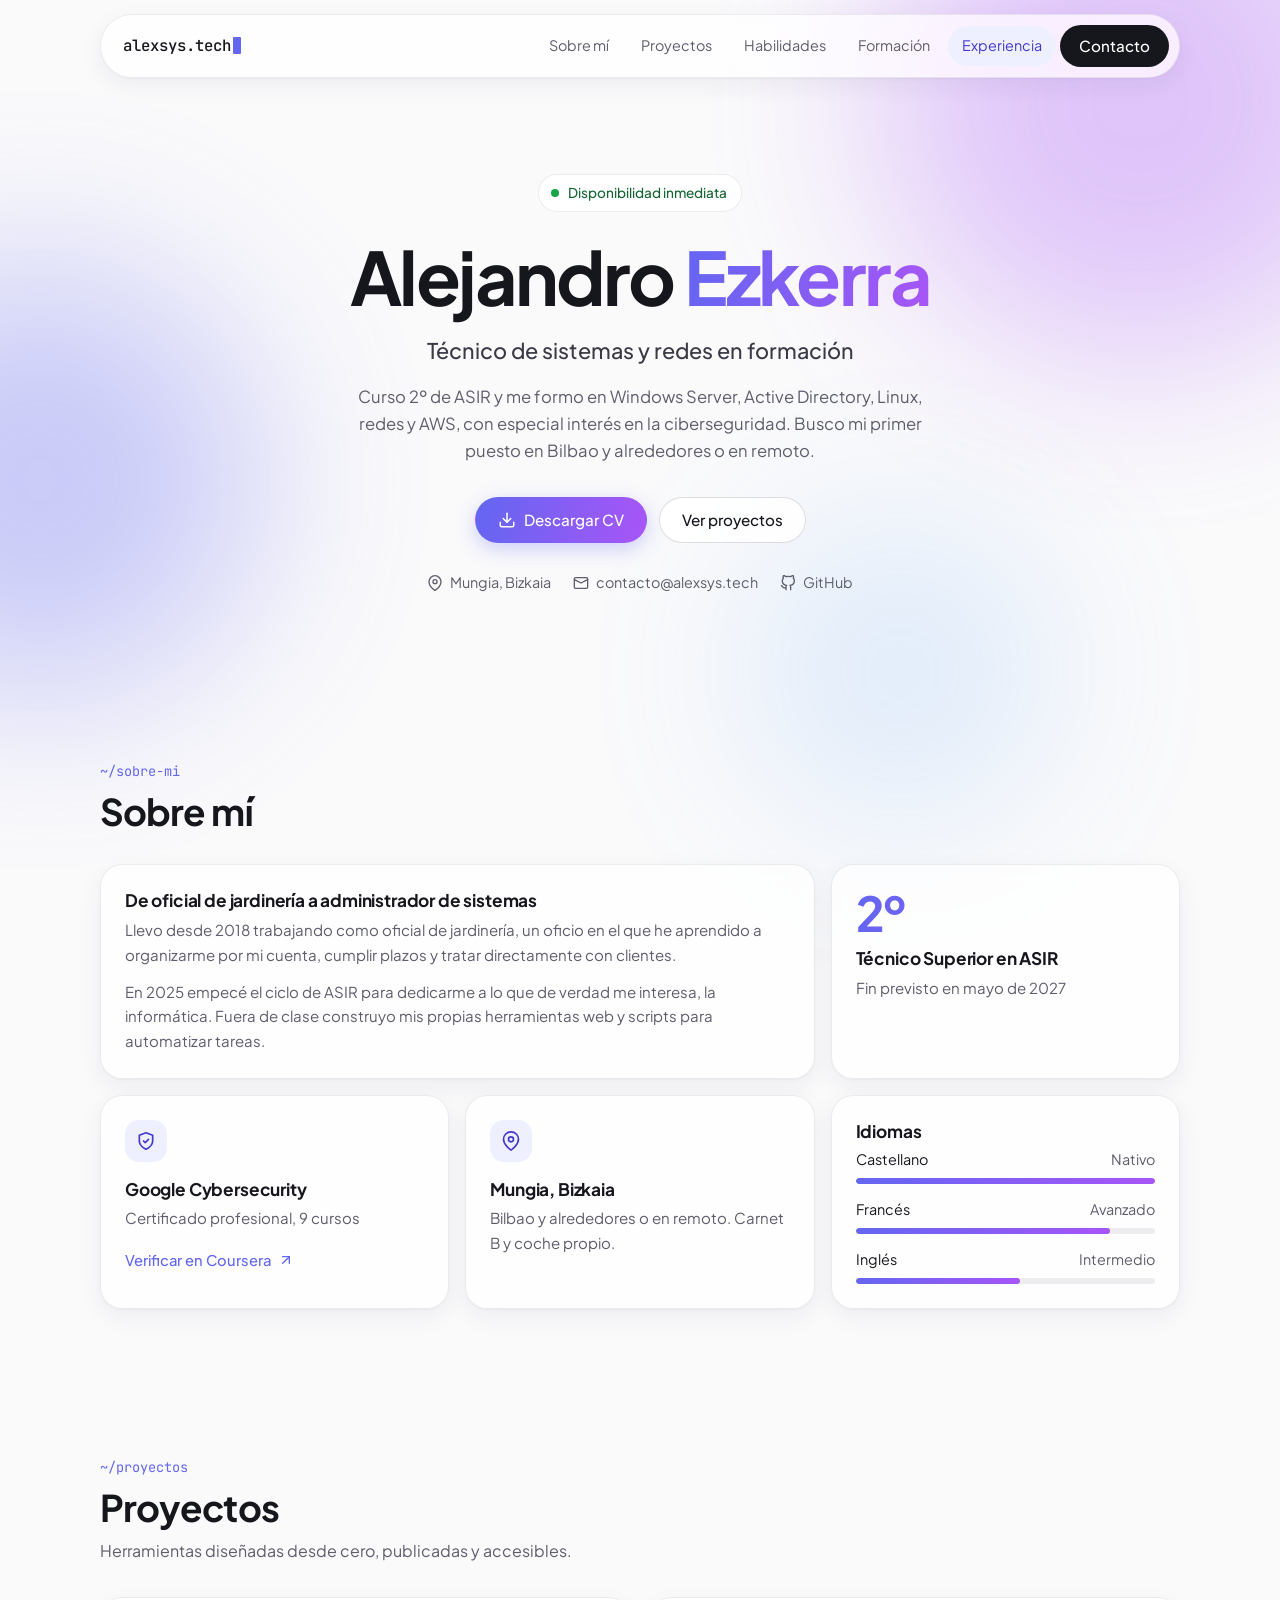
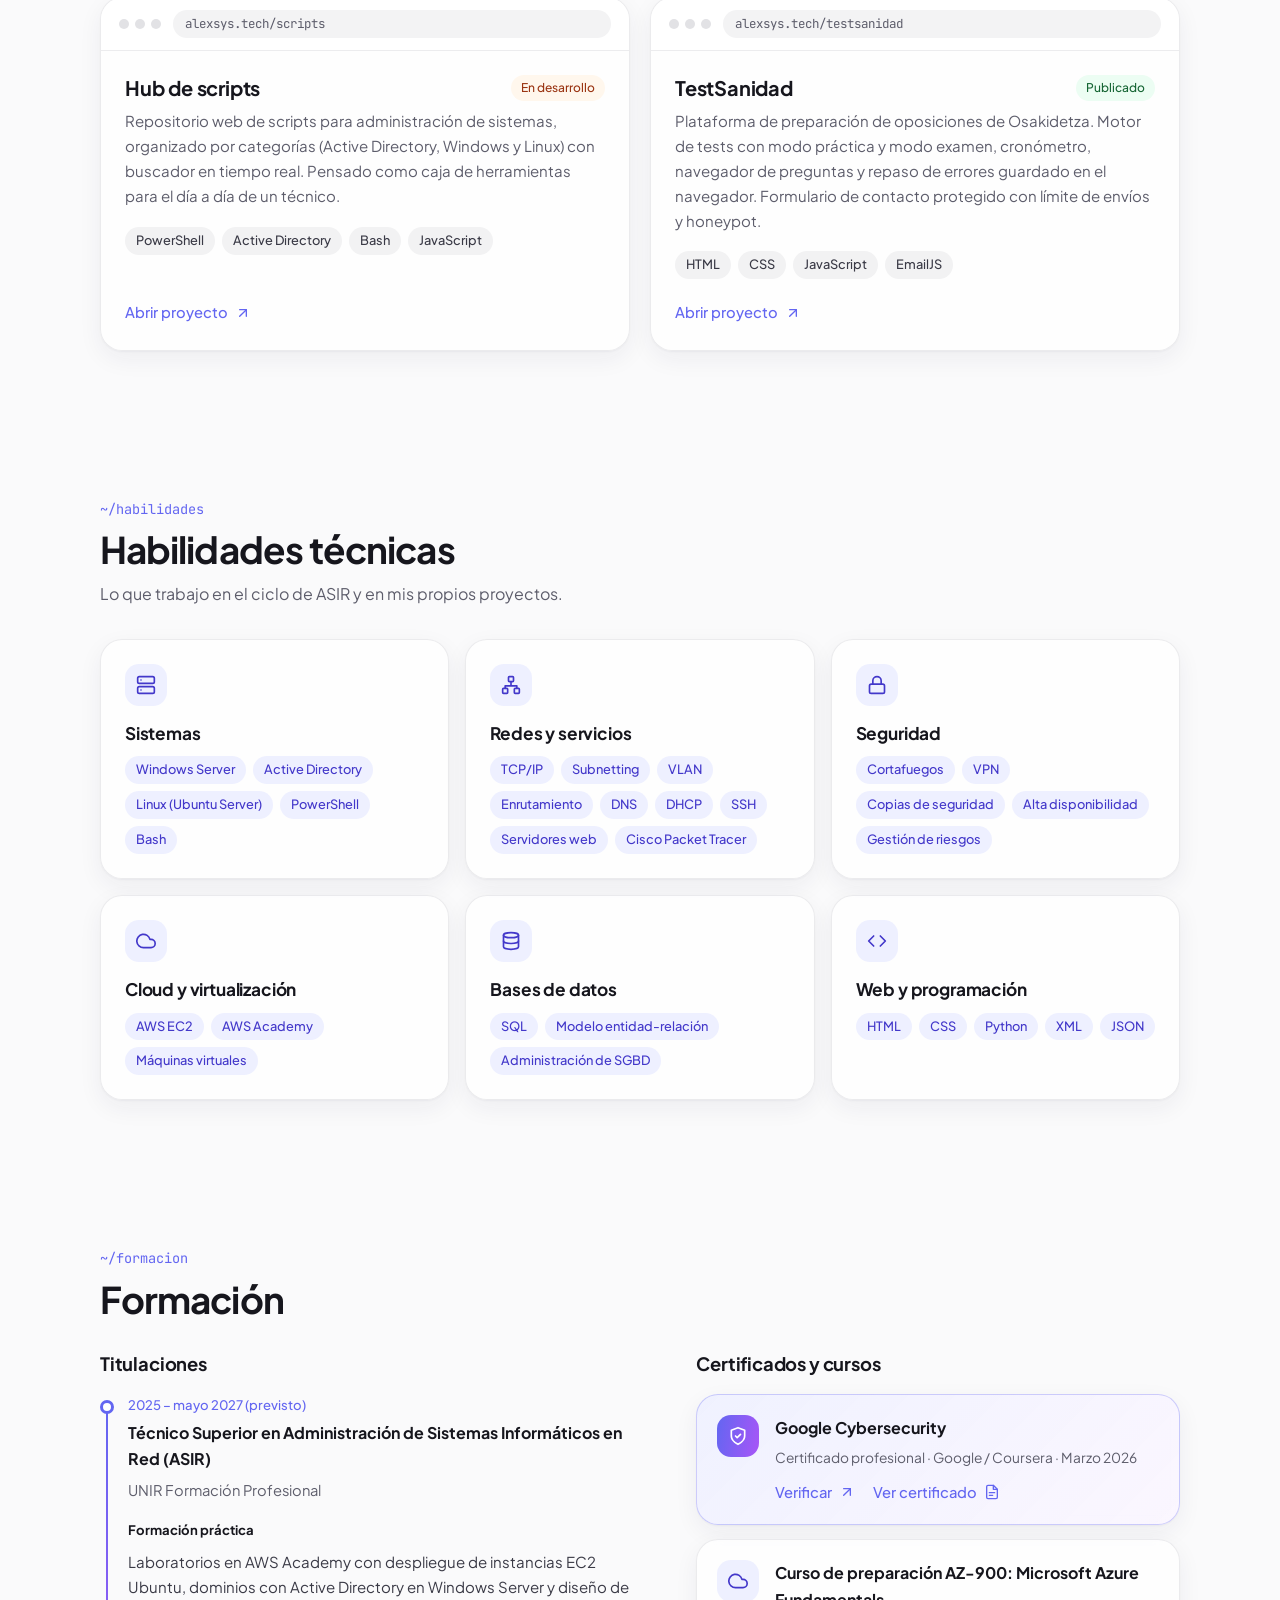
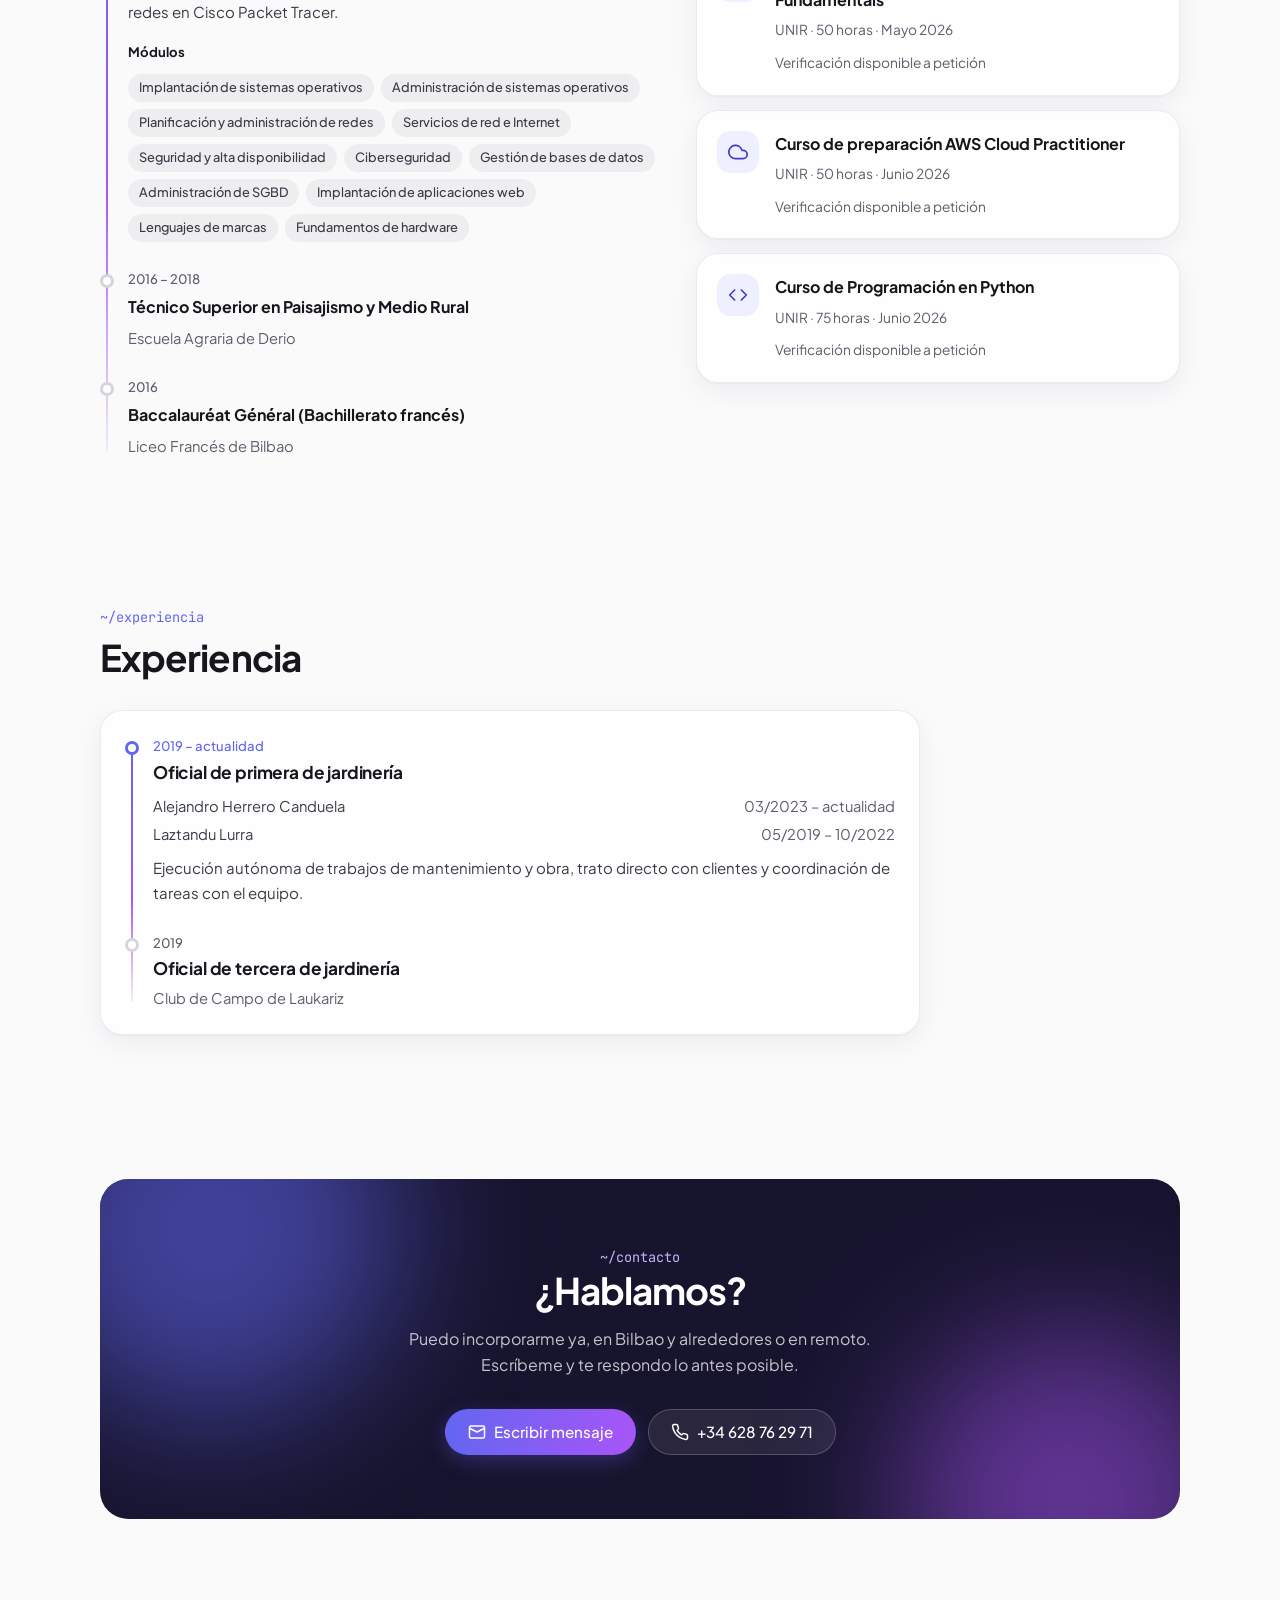
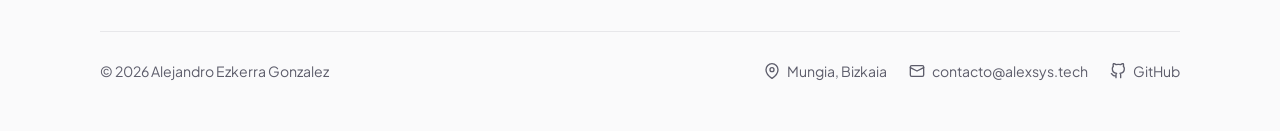
<file: index.html>
<!DOCTYPE html>
<html lang="es">
<head>
  <meta charset="UTF-8">
  <meta name="viewport" content="width=device-width, initial-scale=1">
  <title>Alejandro Ezkerra · Técnico de sistemas y redes (ASIR)</title>
  <meta name="description" content="CV de Alejandro Ezkerra, técnico de sistemas y redes en formación (ASIR). Active Directory, Windows Server, Linux, redes, AWS y ciberseguridad. Disponibilidad inmediata en Bilbao o remoto.">
  <meta name="author" content="Alejandro Ezkerra Gonzalez">
  <link rel="canonical" href="https://alexsys.tech/">
  <meta name="theme-color" content="#6366f1">

  <meta property="og:type" content="profile">
  <meta property="og:url" content="https://alexsys.tech/">
  <meta property="og:title" content="Alejandro Ezkerra · Técnico de sistemas y redes">
  <meta property="og:description" content="Active Directory, Linux, redes, AWS y ciberseguridad. Disponibilidad inmediata en Bilbao o remoto.">
  <meta property="og:locale" content="es_ES">

  <link rel="icon" href="/assets/img/favicon.svg" type="image/svg+xml">
  <link rel="preload" href="/assets/fonts/plus-jakarta-sans.woff2" as="font" type="font/woff2" crossorigin>

  <link rel="stylesheet" href="/assets/css/base.css">
  <link rel="stylesheet" href="/assets/css/layout.css">
  <link rel="stylesheet" href="/assets/css/components.css">
  <link rel="stylesheet" href="/assets/css/animations.css">

  <script type="application/ld+json">
  {
    "@context": "https://schema.org",
    "@type": "Person",
    "name": "Alejandro Ezkerra Gonzalez",
    "jobTitle": "Técnico de sistemas y redes",
    "url": "https://alexsys.tech/",
    "address": { "@type": "PostalAddress", "addressLocality": "Mungia", "addressRegion": "Bizkaia", "addressCountry": "ES" },
    "knowsAbout": ["Active Directory", "Windows Server", "Linux", "Redes", "AWS", "Ciberseguridad", "PowerShell"],
    "knowsLanguage": ["es", "fr", "en"],
    "sameAs": ["https://github.com/alexsysezk"]
  }
  </script>

  <script src="/assets/js/main.js" defer></script>
  <script src="/assets/js/contact.js" defer></script>
</head>
<body>
  <!-- Iconos (sprite SVG) -->
  <svg width="0" height="0" class="sr-only" aria-hidden="true">
    <symbol id="i-download" viewBox="0 0 24 24"><path d="M21 15v4a2 2 0 0 1-2 2H5a2 2 0 0 1-2-2v-4"/><polyline points="7 10 12 15 17 10"/><line x1="12" y1="15" x2="12" y2="3"/></symbol>
    <symbol id="i-arrow" viewBox="0 0 24 24"><line x1="7" y1="17" x2="17" y2="7"/><polyline points="7 7 17 7 17 17"/></symbol>
    <symbol id="i-mail" viewBox="0 0 24 24"><rect x="2" y="4" width="20" height="16" rx="2"/><path d="m22 7-10 5L2 7"/></symbol>
    <symbol id="i-phone" viewBox="0 0 24 24"><path d="M22 16.92v3a2 2 0 0 1-2.18 2 19.79 19.79 0 0 1-8.63-3.07 19.5 19.5 0 0 1-6-6 19.79 19.79 0 0 1-3.07-8.67A2 2 0 0 1 4.11 2h3a2 2 0 0 1 2 1.72 12.84 12.84 0 0 0 .7 2.81 2 2 0 0 1-.45 2.11L8.09 9.91a16 16 0 0 0 6 6l1.27-1.27a2 2 0 0 1 2.11-.45 12.84 12.84 0 0 0 2.81.7A2 2 0 0 1 22 16.92z"/></symbol>
    <symbol id="i-github" viewBox="0 0 24 24"><path d="M9 19c-5 1.5-5-2.5-7-3m14 6v-3.87a3.37 3.37 0 0 0-.94-2.61c3.14-.35 6.44-1.54 6.44-7A5.44 5.44 0 0 0 20 4.77 5.07 5.07 0 0 0 19.91 1S18.73.65 16 2.48a13.38 13.38 0 0 0-7 0C6.27.65 5.09 1 5.09 1A5.07 5.07 0 0 0 5 4.77a5.44 5.44 0 0 0-1.5 3.78c0 5.42 3.3 6.61 6.44 7A3.37 3.37 0 0 0 9 18.13V22"/></symbol>
    <symbol id="i-pin" viewBox="0 0 24 24"><path d="M21 10c0 7-9 13-9 13s-9-6-9-13a9 9 0 0 1 18 0z"/><circle cx="12" cy="10" r="3"/></symbol>
    <symbol id="i-shield" viewBox="0 0 24 24"><path d="M12 22s8-4 8-10V5l-8-3-8 3v7c0 6 8 10 8 10z"/><path d="m9 12 2 2 4-4"/></symbol>
    <symbol id="i-file" viewBox="0 0 24 24"><path d="M14 2H6a2 2 0 0 0-2 2v16a2 2 0 0 0 2 2h12a2 2 0 0 0 2-2V8z"/><polyline points="14 2 14 8 20 8"/><line x1="8" y1="13" x2="16" y2="13"/><line x1="8" y1="17" x2="13" y2="17"/></symbol>
    <symbol id="i-check" viewBox="0 0 24 24"><path d="M22 11.08V12a10 10 0 1 1-5.93-9.14"/><polyline points="22 4 12 14.01 9 11.01"/></symbol>
    <symbol id="i-cloud" viewBox="0 0 24 24"><path d="M18 10h-1.26A8 8 0 1 0 9 20h9a5 5 0 0 0 0-10z"/></symbol>
    <symbol id="i-cap" viewBox="0 0 24 24"><path d="M22 10 12 5 2 10l10 5 10-5z"/><path d="M6 12v5c3 2 9 2 12 0v-5"/></symbol>
    <symbol id="i-server" viewBox="0 0 24 24"><rect x="2" y="2" width="20" height="8" rx="2"/><rect x="2" y="14" width="20" height="8" rx="2"/><line x1="6" y1="6" x2="6.01" y2="6"/><line x1="6" y1="18" x2="6.01" y2="18"/></symbol>
    <symbol id="i-network" viewBox="0 0 24 24"><rect x="9" y="2" width="6" height="6" rx="1"/><rect x="2" y="16" width="6" height="6" rx="1"/><rect x="16" y="16" width="6" height="6" rx="1"/><path d="M5 16v-3h14v3M12 8v5"/></symbol>
    <symbol id="i-lock" viewBox="0 0 24 24"><rect x="3" y="11" width="18" height="11" rx="2"/><path d="M7 11V7a5 5 0 0 1 10 0v4"/></symbol>
    <symbol id="i-db" viewBox="0 0 24 24"><ellipse cx="12" cy="5" rx="9" ry="3"/><path d="M21 12c0 1.66-4 3-9 3s-9-1.34-9-3"/><path d="M3 5v14c0 1.66 4 3 9 3s9-1.34 9-3V5"/></symbol>
    <symbol id="i-code" viewBox="0 0 24 24"><polyline points="16 18 22 12 16 6"/><polyline points="8 6 2 12 8 18"/></symbol>
    <symbol id="i-globe" viewBox="0 0 24 24"><circle cx="12" cy="12" r="10"/><line x1="2" y1="12" x2="22" y2="12"/><path d="M12 2a15.3 15.3 0 0 1 4 10 15.3 15.3 0 0 1-4 10 15.3 15.3 0 0 1-4-10 15.3 15.3 0 0 1 4-10z"/></symbol>
    <symbol id="i-menu" viewBox="0 0 24 24"><line x1="4" y1="7" x2="20" y2="7"/><line x1="4" y1="12" x2="20" y2="12"/><line x1="4" y1="17" x2="20" y2="17"/></symbol>
  </svg>

  <a class="skip-link" href="#contenido">Saltar al contenido</a>
  <div class="progress" aria-hidden="true"></div>

  <!-- Navegación -->
  <header class="nav" data-nav>
    <div class="nav__bar">
      <a class="logo" href="/" aria-label="alexsys.tech, inicio">alexsys.tech<span class="cursor" aria-hidden="true"></span></a>
      <button class="nav__toggle" type="button" aria-expanded="false" aria-controls="nav-links" aria-label="Abrir menú" data-nav-toggle>
        <svg class="icon"><use href="#i-menu"/></svg>
      </button>
      <nav class="nav__links" id="nav-links" aria-label="Principal">
        <a class="nav__link" href="#sobre-mi">Sobre mí</a>
        <a class="nav__link" href="#proyectos">Proyectos</a>
        <a class="nav__link" href="#habilidades">Habilidades</a>
        <a class="nav__link" href="#formacion">Formación</a>
        <a class="nav__link" href="#experiencia">Experiencia</a>
        <a class="btn btn--dark" href="/contacto/">Contacto</a>
      </nav>
    </div>
  </header>

  <div class="backdrop" aria-hidden="true">
    <span class="blob blob--1"></span>
    <span class="blob blob--2"></span>
    <span class="blob blob--3"></span>
  </div>

  <main id="contenido">
    <!-- Hero -->
    <section class="hero">
      <div class="container">
        <p class="status"><span class="status__dot" aria-hidden="true"></span>Disponibilidad inmediata</p>
        <h1>Alejandro <span class="grad-text">Ezkerra</span></h1>
        <p class="hero__role">Técnico de sistemas y redes en formación</p>
        <p class="hero__lead">Curso 2º de ASIR y me formo en Windows Server, Active Directory, Linux, redes y AWS, con especial interés en la ciberseguridad. Busco mi primer puesto en Bilbao y alrededores o en remoto.</p>
        <div class="hero__actions">
          <a class="btn btn--primary" href="/assets/cv/Alejandro_Ezkerra_CV.pdf" download>
            <svg class="icon"><use href="#i-download"/></svg>Descargar CV
          </a>
          <a class="btn btn--ghost" href="#proyectos">Ver proyectos</a>
        </div>
        <div class="hero__meta">
          <span class="link"><svg class="icon"><use href="#i-pin"/></svg>Mungia, Bizkaia</span>
          <a class="link js-email" href="/contacto/" data-u="otcatnoc" data-d="hcet.sysxela"><svg class="icon"><use href="#i-mail"/></svg><span>Ver email</span></a>
          <a class="link" href="https://github.com/alexsysezk" target="_blank" rel="noopener"><svg class="icon"><use href="#i-github"/></svg>GitHub</a>
        </div>
      </div>
    </section>

    <!-- Sobre mí -->
    <section class="section" id="sobre-mi">
      <div class="container">
        <div class="section__head reveal">
          <span class="section__path">~/sobre-mi</span>
          <h2>Sobre mí</h2>
        </div>

        <div class="bento">
          <article class="card bento__about reveal">
            <h3 class="card__title">De oficial de jardinería a administrador de sistemas</h3>
            <p class="card__text">Llevo desde 2018 trabajando como oficial de jardinería, un oficio en el que he aprendido a organizarme por mi cuenta, cumplir plazos y tratar directamente con clientes.</p>
            <p class="card__text">En 2025 empecé el ciclo de ASIR para dedicarme a lo que de verdad me interesa, la informática. Fuera de clase construyo mis propias herramientas web y scripts para automatizar tareas.</p>
          </article>

          <article class="card bento__study card--lift reveal">
            <span class="big grad-text">2º</span>
            <h3 class="card__title">Técnico Superior en ASIR</h3>
            <p class="card__text">Fin previsto en mayo de 2027</p>
          </article>

          <article class="card bento__cert card--lift reveal">
            <div class="card__icon"><svg class="icon"><use href="#i-shield"/></svg></div>
            <h3 class="card__title">Google Cybersecurity</h3>
            <p class="card__text">Certificado profesional, 9 cursos</p>
            <div class="card__foot">
              <a class="link link--accent" href="https://coursera.org/verify/professional-cert/LJA8OUMBAM0H" target="_blank" rel="noopener">Verificar en Coursera<svg class="icon"><use href="#i-arrow"/></svg></a>
            </div>
          </article>

          <article class="card bento__place card--lift reveal">
            <div class="card__icon"><svg class="icon"><use href="#i-pin"/></svg></div>
            <h3 class="card__title">Mungia, Bizkaia</h3>
            <p class="card__text">Bilbao y alrededores o en remoto. Carnet B y coche propio.</p>
          </article>

          <article class="card bento__langs reveal">
            <h3 class="card__title">Idiomas</h3>
            <div class="langs">
              <div class="lang">
                <div class="lang__row"><span>Castellano</span><span class="lang__level">Nativo</span></div>
                <div class="lang__bar"><span class="lang__fill" data-level="100"></span></div>
              </div>
              <div class="lang">
                <div class="lang__row"><span>Francés</span><span class="lang__level">Avanzado</span></div>
                <div class="lang__bar"><span class="lang__fill" data-level="85"></span></div>
              </div>
              <div class="lang">
                <div class="lang__row"><span>Inglés</span><span class="lang__level">Intermedio</span></div>
                <div class="lang__bar"><span class="lang__fill" data-level="55"></span></div>
              </div>
            </div>
          </article>
        </div>
      </div>
    </section>

    <!-- Proyectos -->
    <section class="section" id="proyectos">
      <div class="container">
        <div class="section__head reveal">
          <span class="section__path">~/proyectos</span>
          <h2>Proyectos</h2>
          <p class="section__intro">Herramientas diseñadas desde cero, publicadas y accesibles.</p>
        </div>

        <div class="projects">
          <article class="card card--lift project reveal">
            <div class="project__bar" aria-hidden="true">
              <div class="project__dots"><span></span><span></span><span></span></div>
              <span class="project__url">alexsys.tech/scripts</span>
            </div>
            <div class="project__body">
              <div class="project__head">
                <h3>Hub de scripts</h3>
                <span class="tag tag--wip">En desarrollo</span>
              </div>
              <p class="card__text">Repositorio web de scripts para administración de sistemas, organizado por categorías (Active Directory, Windows y Linux) con buscador en tiempo real. Pensado como caja de herramientas para el día a día de un técnico.</p>
              <div class="chips">
                <span class="chip chip--plain">PowerShell</span>
                <span class="chip chip--plain">Active Directory</span>
                <span class="chip chip--plain">Bash</span>
                <span class="chip chip--plain">JavaScript</span>
              </div>
              <div class="card__foot">
                <a class="link link--accent" href="/scripts/">Abrir proyecto<svg class="icon"><use href="#i-arrow"/></svg></a>
              </div>
            </div>
          </article>

          <article class="card card--lift project reveal">
            <div class="project__bar" aria-hidden="true">
              <div class="project__dots"><span></span><span></span><span></span></div>
              <span class="project__url">alexsys.tech/testsanidad</span>
            </div>
            <div class="project__body">
              <div class="project__head">
                <h3>TestSanidad</h3>
                <span class="tag tag--ok">Publicado</span>
              </div>
              <p class="card__text">Plataforma de preparación de oposiciones de Osakidetza. Motor de tests con modo práctica y modo examen, cronómetro, navegador de preguntas y repaso de errores guardado en el navegador. Formulario de contacto protegido con límite de envíos y honeypot.</p>
              <div class="chips">
                <span class="chip chip--plain">HTML</span>
                <span class="chip chip--plain">CSS</span>
                <span class="chip chip--plain">JavaScript</span>
                <span class="chip chip--plain">EmailJS</span>
              </div>
              <div class="card__foot">
                <a class="link link--accent" href="/testsanidad/">Abrir proyecto<svg class="icon"><use href="#i-arrow"/></svg></a>
              </div>
            </div>
          </article>
        </div>
      </div>
    </section>

    <!-- Habilidades -->
    <section class="section" id="habilidades">
      <div class="container">
        <div class="section__head reveal">
          <span class="section__path">~/habilidades</span>
          <h2>Habilidades técnicas</h2>
          <p class="section__intro">Lo que trabajo en el ciclo de ASIR y en mis propios proyectos.</p>
        </div>

        <div class="skills">
          <article class="card card--lift reveal">
            <div class="card__icon"><svg class="icon"><use href="#i-server"/></svg></div>
            <h3 class="card__title">Sistemas</h3>
            <div class="chips">
              <span class="chip">Windows Server</span>
              <span class="chip">Active Directory</span>
              <span class="chip">Linux (Ubuntu Server)</span>
              <span class="chip">PowerShell</span>
              <span class="chip">Bash</span>
            </div>
          </article>

          <article class="card card--lift reveal">
            <div class="card__icon"><svg class="icon"><use href="#i-network"/></svg></div>
            <h3 class="card__title">Redes y servicios</h3>
            <div class="chips">
              <span class="chip">TCP/IP</span>
              <span class="chip">Subnetting</span>
              <span class="chip">VLAN</span>
              <span class="chip">Enrutamiento</span>
              <span class="chip">DNS</span>
              <span class="chip">DHCP</span>
              <span class="chip">SSH</span>
              <span class="chip">Servidores web</span>
              <span class="chip">Cisco Packet Tracer</span>
            </div>
          </article>

          <article class="card card--lift reveal">
            <div class="card__icon"><svg class="icon"><use href="#i-lock"/></svg></div>
            <h3 class="card__title">Seguridad</h3>
            <div class="chips">
              <span class="chip">Cortafuegos</span>
              <span class="chip">VPN</span>
              <span class="chip">Copias de seguridad</span>
              <span class="chip">Alta disponibilidad</span>
              <span class="chip">Gestión de riesgos</span>
            </div>
          </article>

          <article class="card card--lift reveal">
            <div class="card__icon"><svg class="icon"><use href="#i-cloud"/></svg></div>
            <h3 class="card__title">Cloud y virtualización</h3>
            <div class="chips">
              <span class="chip">AWS EC2</span>
              <span class="chip">AWS Academy</span>
              <span class="chip">Máquinas virtuales</span>
            </div>
          </article>

          <article class="card card--lift reveal">
            <div class="card__icon"><svg class="icon"><use href="#i-db"/></svg></div>
            <h3 class="card__title">Bases de datos</h3>
            <div class="chips">
              <span class="chip">SQL</span>
              <span class="chip">Modelo entidad-relación</span>
              <span class="chip">Administración de SGBD</span>
            </div>
          </article>

          <article class="card card--lift reveal">
            <div class="card__icon"><svg class="icon"><use href="#i-code"/></svg></div>
            <h3 class="card__title">Web y programación</h3>
            <div class="chips">
              <span class="chip">HTML</span>
              <span class="chip">CSS</span>
              <span class="chip">Python</span>
              <span class="chip">XML</span>
              <span class="chip">JSON</span>
            </div>
          </article>
        </div>
      </div>
    </section>

    <!-- Formación -->
    <section class="section" id="formacion">
      <div class="container">
        <div class="section__head reveal">
          <span class="section__path">~/formacion</span>
          <h2>Formación</h2>
        </div>

        <div class="edu">
          <div class="reveal">
            <h3 class="subhead">Titulaciones</h3>
            <ol class="timeline">
              <li class="tl">
                <span class="tl__date">2025 – mayo 2027 (previsto)</span>
                <h4 class="card__title">Técnico Superior en Administración de Sistemas Informáticos en Red (ASIR)</h4>
                <p class="tl__org">UNIR Formación Profesional</p>
                <span class="tl__label">Formación práctica</span>
                <p class="tl__text">Laboratorios en AWS Academy con despliegue de instancias EC2 Ubuntu, dominios con Active Directory en Windows Server y diseño de redes en Cisco Packet Tracer.</p>
                <span class="tl__label">Módulos</span>
                <div class="chips">
                  <span class="chip chip--plain">Implantación de sistemas operativos</span>
                  <span class="chip chip--plain">Administración de sistemas operativos</span>
                  <span class="chip chip--plain">Planificación y administración de redes</span>
                  <span class="chip chip--plain">Servicios de red e Internet</span>
                  <span class="chip chip--plain">Seguridad y alta disponibilidad</span>
                  <span class="chip chip--plain">Ciberseguridad</span>
                  <span class="chip chip--plain">Gestión de bases de datos</span>
                  <span class="chip chip--plain">Administración de SGBD</span>
                  <span class="chip chip--plain">Implantación de aplicaciones web</span>
                  <span class="chip chip--plain">Lenguajes de marcas</span>
                  <span class="chip chip--plain">Fundamentos de hardware</span>
                </div>
              </li>
              <li class="tl tl--muted">
                <span class="tl__date">2016 – 2018</span>
                <h4 class="card__title">Técnico Superior en Paisajismo y Medio Rural</h4>
                <p class="tl__org">Escuela Agraria de Derio</p>
              </li>
              <li class="tl tl--muted">
                <span class="tl__date">2016</span>
                <h4 class="card__title">Baccalauréat Général (Bachillerato francés)</h4>
                <p class="tl__org">Liceo Francés de Bilbao</p>
              </li>
            </ol>
          </div>

          <div class="reveal">
            <h3 class="subhead">Certificados y cursos</h3>
            <div class="certs">
              <article class="card cert cert--featured">
                <div class="card__icon"><svg class="icon"><use href="#i-shield"/></svg></div>
                <div>
                  <h4 class="card__title">Google Cybersecurity</h4>
                  <p class="cert__meta">Certificado profesional · Google / Coursera · Marzo 2026</p>
                  <div class="cert__actions">
                    <a class="link link--accent" href="https://coursera.org/verify/professional-cert/LJA8OUMBAM0H" target="_blank" rel="noopener">Verificar<svg class="icon"><use href="#i-arrow"/></svg></a>
                    <a class="link link--accent" href="/assets/certs/google-cybersecurity.pdf" target="_blank" rel="noopener">Ver certificado<svg class="icon"><use href="#i-file"/></svg></a>
                  </div>
                </div>
              </article>

              <article class="card cert">
                <div class="card__icon"><svg class="icon"><use href="#i-cloud"/></svg></div>
                <div>
                  <h4 class="card__title">Curso de preparación AZ-900: Microsoft Azure Fundamentals</h4>
                  <p class="cert__meta">UNIR · 50 horas · Mayo 2026</p>
                  <p class="cert__note">Verificación disponible a petición</p>
                </div>
              </article>

              <article class="card cert">
                <div class="card__icon"><svg class="icon"><use href="#i-cloud"/></svg></div>
                <div>
                  <h4 class="card__title">Curso de preparación AWS Cloud Practitioner</h4>
                  <p class="cert__meta">UNIR · 50 horas · Junio 2026</p>
                  <p class="cert__note">Verificación disponible a petición</p>
                </div>
              </article>

              <article class="card cert">
                <div class="card__icon"><svg class="icon"><use href="#i-code"/></svg></div>
                <div>
                  <h4 class="card__title">Curso de Programación en Python</h4>
                  <p class="cert__meta">UNIR · 75 horas · Junio 2026</p>
                  <p class="cert__note">Verificación disponible a petición</p>
                </div>
              </article>
            </div>
          </div>
        </div>
      </div>
    </section>

    <!-- Experiencia -->
    <section class="section" id="experiencia">
      <div class="container">
        <div class="section__head reveal">
          <span class="section__path">~/experiencia</span>
          <h2>Experiencia</h2>
        </div>

        <div class="card exp reveal">
          <ol class="timeline">
            <li class="tl">
              <span class="tl__date">2019 – actualidad</span>
              <h3 class="card__title">Oficial de primera de jardinería</h3>
              <ul class="sublist">
                <li><span>Alejandro Herrero Canduela</span><span>03/2023 – actualidad</span></li>
                <li><span>Laztandu Lurra</span><span>05/2019 – 10/2022</span></li>
              </ul>
              <p class="tl__text">Ejecución autónoma de trabajos de mantenimiento y obra, trato directo con clientes y coordinación de tareas con el equipo.</p>
            </li>
            <li class="tl tl--muted">
              <span class="tl__date">2019</span>
              <h3 class="card__title">Oficial de tercera de jardinería</h3>
              <p class="tl__org">Club de Campo de Laukariz</p>
            </li>
          </ol>
        </div>
      </div>
    </section>

    <!-- Contacto -->
    <section class="section" id="contacto">
      <div class="container">
        <div class="cta reveal">
          <span class="cta__path">~/contacto</span>
          <h2>¿Hablamos?</h2>
          <p>Puedo incorporarme ya, en Bilbao y alrededores o en remoto. Escríbeme y te respondo lo antes posible.</p>
          <div class="cta__actions">
            <a class="btn btn--primary" href="/contacto/"><svg class="icon"><use href="#i-mail"/></svg>Escribir mensaje</a>
            <a class="btn btn--ghost js-phone" href="/contacto/" data-p="17 92 67 826 43+"><svg class="icon"><use href="#i-phone"/></svg><span>Ver teléfono</span></a>
          </div>
        </div>
      </div>
    </section>
  </main>

  <footer class="footer">
    <div class="container footer__inner">
      <span>© <span data-year>2026</span> Alejandro Ezkerra Gonzalez</span>
      <div class="footer__links">
        <span class="link"><svg class="icon"><use href="#i-pin"/></svg>Mungia, Bizkaia</span>
        <a class="link js-email" href="/contacto/" data-u="otcatnoc" data-d="hcet.sysxela"><svg class="icon"><use href="#i-mail"/></svg><span>Ver email</span></a>
        <a class="link" href="https://github.com/alexsysezk" target="_blank" rel="noopener"><svg class="icon"><use href="#i-github"/></svg>GitHub</a>
      </div>
    </div>
  </footer>
</body>
</html>
</file>
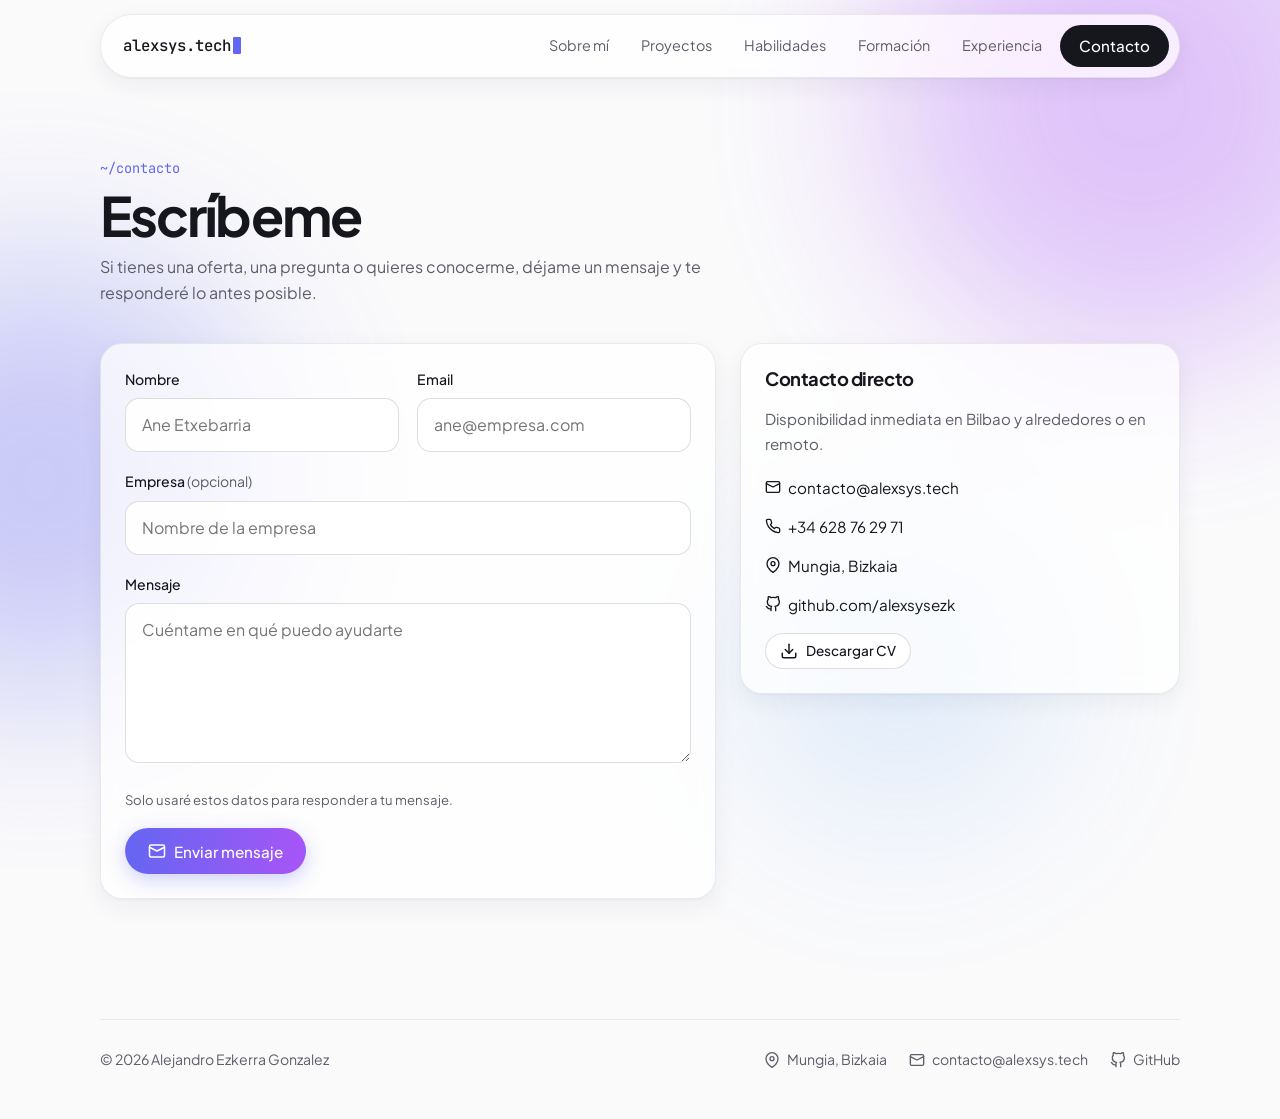
<file: contacto/index.html>
<!DOCTYPE html>
<html lang="es">
<head>
  <meta charset="UTF-8">
  <meta name="viewport" content="width=device-width, initial-scale=1">
  <title>Contacto · Alejandro Ezkerra</title>
  <meta name="description" content="Contacta con Alejandro Ezkerra, técnico de sistemas y redes (ASIR) con disponibilidad inmediata en Bilbao o remoto.">
  <link rel="canonical" href="https://alexsys.tech/contacto/">
  <meta name="theme-color" content="#6366f1">
  <link rel="icon" href="/assets/img/favicon.svg" type="image/svg+xml">
  <link rel="preload" href="/assets/fonts/plus-jakarta-sans.woff2" as="font" type="font/woff2" crossorigin>

  <link rel="stylesheet" href="/assets/css/base.css">
  <link rel="stylesheet" href="/assets/css/layout.css">
  <link rel="stylesheet" href="/assets/css/components.css">
  <link rel="stylesheet" href="/assets/css/animations.css">

  <script src="/assets/js/main.js" defer></script>
  <script src="/assets/js/contact.js" defer></script>
</head>
<body>
  <!-- Iconos (sprite SVG) -->
  <svg width="0" height="0" class="sr-only" aria-hidden="true">
    <symbol id="i-download" viewBox="0 0 24 24"><path d="M21 15v4a2 2 0 0 1-2 2H5a2 2 0 0 1-2-2v-4"/><polyline points="7 10 12 15 17 10"/><line x1="12" y1="15" x2="12" y2="3"/></symbol>
    <symbol id="i-arrow" viewBox="0 0 24 24"><line x1="7" y1="17" x2="17" y2="7"/><polyline points="7 7 17 7 17 17"/></symbol>
    <symbol id="i-mail" viewBox="0 0 24 24"><rect x="2" y="4" width="20" height="16" rx="2"/><path d="m22 7-10 5L2 7"/></symbol>
    <symbol id="i-phone" viewBox="0 0 24 24"><path d="M22 16.92v3a2 2 0 0 1-2.18 2 19.79 19.79 0 0 1-8.63-3.07 19.5 19.5 0 0 1-6-6 19.79 19.79 0 0 1-3.07-8.67A2 2 0 0 1 4.11 2h3a2 2 0 0 1 2 1.72 12.84 12.84 0 0 0 .7 2.81 2 2 0 0 1-.45 2.11L8.09 9.91a16 16 0 0 0 6 6l1.27-1.27a2 2 0 0 1 2.11-.45 12.84 12.84 0 0 0 2.81.7A2 2 0 0 1 22 16.92z"/></symbol>
    <symbol id="i-github" viewBox="0 0 24 24"><path d="M9 19c-5 1.5-5-2.5-7-3m14 6v-3.87a3.37 3.37 0 0 0-.94-2.61c3.14-.35 6.44-1.54 6.44-7A5.44 5.44 0 0 0 20 4.77 5.07 5.07 0 0 0 19.91 1S18.73.65 16 2.48a13.38 13.38 0 0 0-7 0C6.27.65 5.09 1 5.09 1A5.07 5.07 0 0 0 5 4.77a5.44 5.44 0 0 0-1.5 3.78c0 5.42 3.3 6.61 6.44 7A3.37 3.37 0 0 0 9 18.13V22"/></symbol>
    <symbol id="i-pin" viewBox="0 0 24 24"><path d="M21 10c0 7-9 13-9 13s-9-6-9-13a9 9 0 0 1 18 0z"/><circle cx="12" cy="10" r="3"/></symbol>
    <symbol id="i-shield" viewBox="0 0 24 24"><path d="M12 22s8-4 8-10V5l-8-3-8 3v7c0 6 8 10 8 10z"/><path d="m9 12 2 2 4-4"/></symbol>
    <symbol id="i-file" viewBox="0 0 24 24"><path d="M14 2H6a2 2 0 0 0-2 2v16a2 2 0 0 0 2 2h12a2 2 0 0 0 2-2V8z"/><polyline points="14 2 14 8 20 8"/><line x1="8" y1="13" x2="16" y2="13"/><line x1="8" y1="17" x2="13" y2="17"/></symbol>
    <symbol id="i-check" viewBox="0 0 24 24"><path d="M22 11.08V12a10 10 0 1 1-5.93-9.14"/><polyline points="22 4 12 14.01 9 11.01"/></symbol>
    <symbol id="i-cloud" viewBox="0 0 24 24"><path d="M18 10h-1.26A8 8 0 1 0 9 20h9a5 5 0 0 0 0-10z"/></symbol>
    <symbol id="i-cap" viewBox="0 0 24 24"><path d="M22 10 12 5 2 10l10 5 10-5z"/><path d="M6 12v5c3 2 9 2 12 0v-5"/></symbol>
    <symbol id="i-server" viewBox="0 0 24 24"><rect x="2" y="2" width="20" height="8" rx="2"/><rect x="2" y="14" width="20" height="8" rx="2"/><line x1="6" y1="6" x2="6.01" y2="6"/><line x1="6" y1="18" x2="6.01" y2="18"/></symbol>
    <symbol id="i-network" viewBox="0 0 24 24"><rect x="9" y="2" width="6" height="6" rx="1"/><rect x="2" y="16" width="6" height="6" rx="1"/><rect x="16" y="16" width="6" height="6" rx="1"/><path d="M5 16v-3h14v3M12 8v5"/></symbol>
    <symbol id="i-lock" viewBox="0 0 24 24"><rect x="3" y="11" width="18" height="11" rx="2"/><path d="M7 11V7a5 5 0 0 1 10 0v4"/></symbol>
    <symbol id="i-db" viewBox="0 0 24 24"><ellipse cx="12" cy="5" rx="9" ry="3"/><path d="M21 12c0 1.66-4 3-9 3s-9-1.34-9-3"/><path d="M3 5v14c0 1.66 4 3 9 3s9-1.34 9-3V5"/></symbol>
    <symbol id="i-code" viewBox="0 0 24 24"><polyline points="16 18 22 12 16 6"/><polyline points="8 6 2 12 8 18"/></symbol>
    <symbol id="i-globe" viewBox="0 0 24 24"><circle cx="12" cy="12" r="10"/><line x1="2" y1="12" x2="22" y2="12"/><path d="M12 2a15.3 15.3 0 0 1 4 10 15.3 15.3 0 0 1-4 10 15.3 15.3 0 0 1-4-10 15.3 15.3 0 0 1 4-10z"/></symbol>
    <symbol id="i-menu" viewBox="0 0 24 24"><line x1="4" y1="7" x2="20" y2="7"/><line x1="4" y1="12" x2="20" y2="12"/><line x1="4" y1="17" x2="20" y2="17"/></symbol>
  </svg>

  <a class="skip-link" href="#contenido">Saltar al contenido</a>
  <div class="progress" aria-hidden="true"></div>

  <!-- Navegación -->
  <header class="nav" data-nav>
    <div class="nav__bar">
      <a class="logo" href="/" aria-label="alexsys.tech, inicio">alexsys.tech<span class="cursor" aria-hidden="true"></span></a>
      <button class="nav__toggle" type="button" aria-expanded="false" aria-controls="nav-links" aria-label="Abrir menú" data-nav-toggle>
        <svg class="icon"><use href="#i-menu"/></svg>
      </button>
      <nav class="nav__links" id="nav-links" aria-label="Principal">
        <a class="nav__link" href="/#sobre-mi">Sobre mí</a>
        <a class="nav__link" href="/#proyectos">Proyectos</a>
        <a class="nav__link" href="/#habilidades">Habilidades</a>
        <a class="nav__link" href="/#formacion">Formación</a>
        <a class="nav__link" href="/#experiencia">Experiencia</a>
        <a class="btn btn--dark" href="/contacto/">Contacto</a>
      </nav>
    </div>
  </header>

  <div class="backdrop" aria-hidden="true">
    <span class="blob blob--1"></span>
    <span class="blob blob--2"></span>
    <span class="blob blob--3"></span>
  </div>

  <main id="contenido" class="page">
    <div class="container">
      <div class="section__head">
        <span class="section__path">~/contacto</span>
        <h1 class="h1--page">Escríbeme</h1>
        <p class="section__intro">Si tienes una oferta, una pregunta o quieres conocerme, déjame un mensaje y te responderé lo antes posible.</p>
      </div>

      <div class="page__grid">
        <div class="card">
          <form class="form" name="contacto" method="POST" action="/gracias/" data-netlify="true" netlify-honeypot="bot-field" data-contact-form novalidate>
            <input type="hidden" name="form-name" value="contacto">
            <p class="hp" aria-hidden="true">
              <label>No rellenes este campo <input name="bot-field" tabindex="-1" autocomplete="off"></label>
            </p>

            <div class="form__row">
              <div class="field">
                <label for="nombre">Nombre</label>
                <input id="nombre" name="nombre" type="text" autocomplete="name" placeholder="Ane Etxebarria" required>
                <span class="field__error" aria-live="polite"></span>
              </div>
              <div class="field">
                <label for="email">Email</label>
                <input id="email" name="email" type="email" autocomplete="email" placeholder="ane@empresa.com" required>
                <span class="field__error" aria-live="polite"></span>
              </div>
            </div>

            <div class="field">
              <label for="empresa">Empresa <span class="optional">(opcional)</span></label>
              <input id="empresa" name="empresa" type="text" autocomplete="organization" placeholder="Nombre de la empresa">
              <span class="field__error" aria-live="polite"></span>
            </div>

            <div class="field">
              <label for="mensaje">Mensaje</label>
              <textarea id="mensaje" name="mensaje" placeholder="Cuéntame en qué puedo ayudarte" required></textarea>
              <span class="field__error" aria-live="polite"></span>
            </div>

            <p class="form__note">Solo usaré estos datos para responder a tu mensaje.</p>

            <div>
              <button class="btn btn--primary" type="submit"><svg class="icon"><use href="#i-mail"/></svg>Enviar mensaje</button>
            </div>
          </form>
        </div>

        <aside class="card">
          <h2 class="subhead">Contacto directo</h2>
          <p class="card__text">Disponibilidad inmediata en Bilbao y alrededores o en remoto.</p>
          <div class="direct">
            <a class="link js-email" href="#" data-u="otcatnoc" data-d="hcet.sysxela"><svg class="icon"><use href="#i-mail"/></svg><span>Activa JavaScript para ver el email</span></a>
            <a class="link js-phone" href="#" data-p="17 92 67 826 43+"><svg class="icon"><use href="#i-phone"/></svg><span>Activa JavaScript para ver el teléfono</span></a>
            <span class="link"><svg class="icon"><use href="#i-pin"/></svg>Mungia, Bizkaia</span>
            <a class="link" href="https://github.com/alexsysezk" target="_blank" rel="noopener"><svg class="icon"><use href="#i-github"/></svg>github.com/alexsysezk</a>
          </div>
          <div class="card__foot">
            <a class="btn btn--ghost btn--sm" href="/assets/cv/Alejandro_Ezkerra_CV.pdf" download><svg class="icon"><use href="#i-download"/></svg>Descargar CV</a>
          </div>
        </aside>
      </div>
    </div>
  </main>

  <footer class="footer">
    <div class="container footer__inner">
      <span>© <span data-year>2026</span> Alejandro Ezkerra Gonzalez</span>
      <div class="footer__links">
        <span class="link"><svg class="icon"><use href="#i-pin"/></svg>Mungia, Bizkaia</span>
        <a class="link js-email" href="/contacto/" data-u="otcatnoc" data-d="hcet.sysxela"><svg class="icon"><use href="#i-mail"/></svg><span>Ver email</span></a>
        <a class="link" href="https://github.com/alexsysezk" target="_blank" rel="noopener"><svg class="icon"><use href="#i-github"/></svg>GitHub</a>
      </div>
    </div>
  </footer>
</body>
</html>
</file>
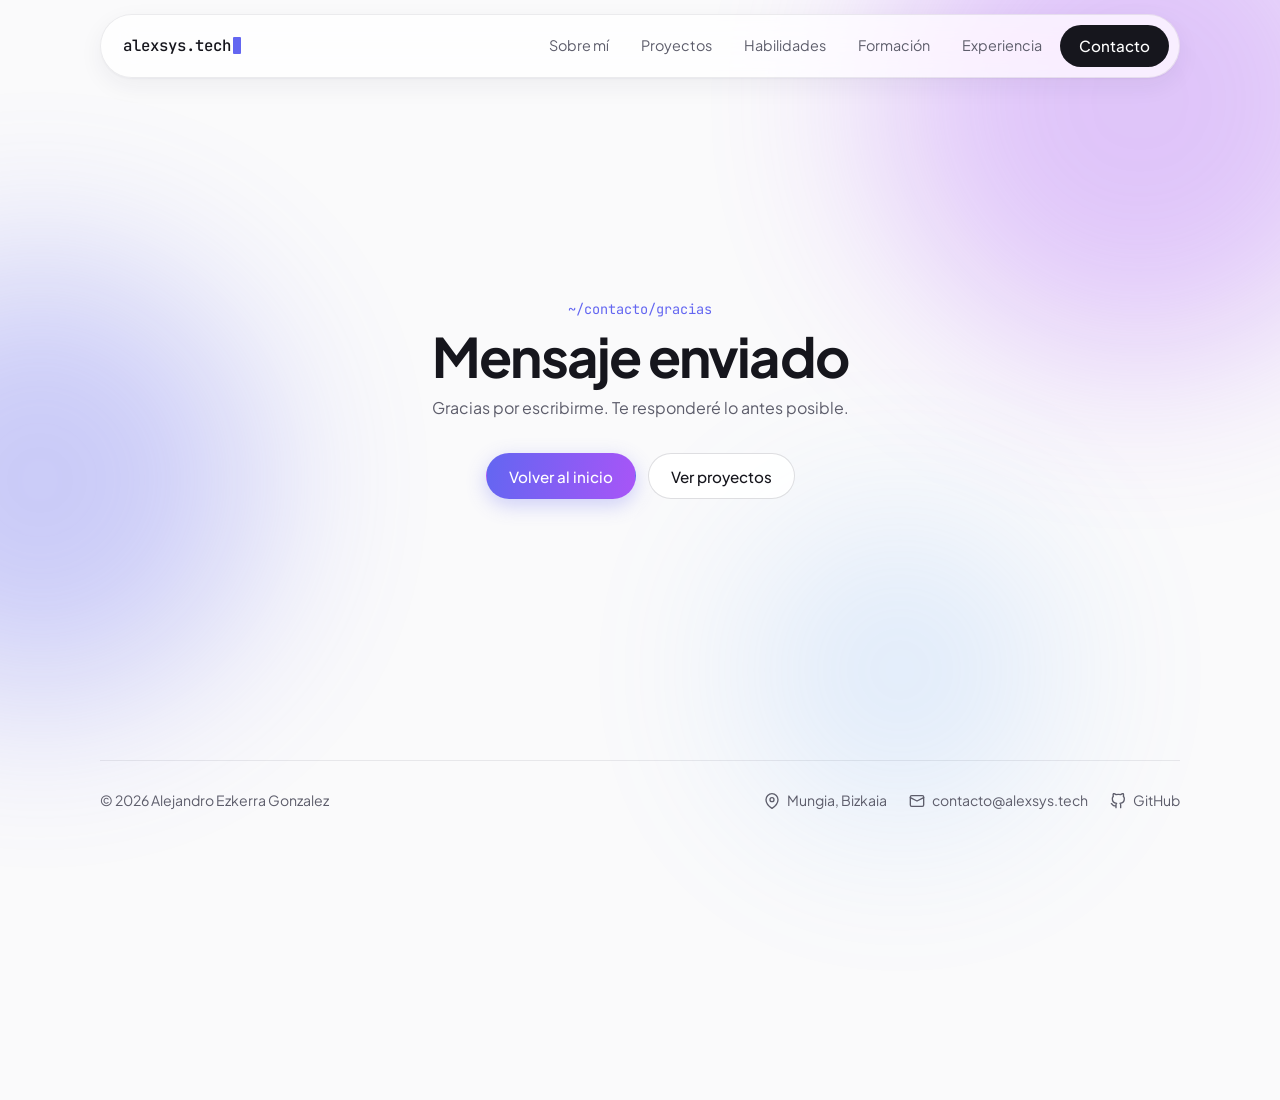
<file: gracias/index.html>
<!DOCTYPE html>
<html lang="es">
<head>
  <meta charset="UTF-8">
  <meta name="viewport" content="width=device-width, initial-scale=1">
  <title>Mensaje enviado · Alejandro Ezkerra</title>
  <meta name="description" content="Mensaje enviado.">
  <meta name="robots" content="noindex">
  <link rel="canonical" href="https://alexsys.tech/gracias/">
  <meta name="theme-color" content="#6366f1">
  <link rel="icon" href="/assets/img/favicon.svg" type="image/svg+xml">
  <link rel="preload" href="/assets/fonts/plus-jakarta-sans.woff2" as="font" type="font/woff2" crossorigin>

  <link rel="stylesheet" href="/assets/css/base.css">
  <link rel="stylesheet" href="/assets/css/layout.css">
  <link rel="stylesheet" href="/assets/css/components.css">
  <link rel="stylesheet" href="/assets/css/animations.css">

  <script src="/assets/js/main.js" defer></script>
  <script src="/assets/js/contact.js" defer></script>
</head>
<body>
  <!-- Iconos (sprite SVG) -->
  <svg width="0" height="0" class="sr-only" aria-hidden="true">
    <symbol id="i-download" viewBox="0 0 24 24"><path d="M21 15v4a2 2 0 0 1-2 2H5a2 2 0 0 1-2-2v-4"/><polyline points="7 10 12 15 17 10"/><line x1="12" y1="15" x2="12" y2="3"/></symbol>
    <symbol id="i-arrow" viewBox="0 0 24 24"><line x1="7" y1="17" x2="17" y2="7"/><polyline points="7 7 17 7 17 17"/></symbol>
    <symbol id="i-mail" viewBox="0 0 24 24"><rect x="2" y="4" width="20" height="16" rx="2"/><path d="m22 7-10 5L2 7"/></symbol>
    <symbol id="i-phone" viewBox="0 0 24 24"><path d="M22 16.92v3a2 2 0 0 1-2.18 2 19.79 19.79 0 0 1-8.63-3.07 19.5 19.5 0 0 1-6-6 19.79 19.79 0 0 1-3.07-8.67A2 2 0 0 1 4.11 2h3a2 2 0 0 1 2 1.72 12.84 12.84 0 0 0 .7 2.81 2 2 0 0 1-.45 2.11L8.09 9.91a16 16 0 0 0 6 6l1.27-1.27a2 2 0 0 1 2.11-.45 12.84 12.84 0 0 0 2.81.7A2 2 0 0 1 22 16.92z"/></symbol>
    <symbol id="i-github" viewBox="0 0 24 24"><path d="M9 19c-5 1.5-5-2.5-7-3m14 6v-3.87a3.37 3.37 0 0 0-.94-2.61c3.14-.35 6.44-1.54 6.44-7A5.44 5.44 0 0 0 20 4.77 5.07 5.07 0 0 0 19.91 1S18.73.65 16 2.48a13.38 13.38 0 0 0-7 0C6.27.65 5.09 1 5.09 1A5.07 5.07 0 0 0 5 4.77a5.44 5.44 0 0 0-1.5 3.78c0 5.42 3.3 6.61 6.44 7A3.37 3.37 0 0 0 9 18.13V22"/></symbol>
    <symbol id="i-pin" viewBox="0 0 24 24"><path d="M21 10c0 7-9 13-9 13s-9-6-9-13a9 9 0 0 1 18 0z"/><circle cx="12" cy="10" r="3"/></symbol>
    <symbol id="i-shield" viewBox="0 0 24 24"><path d="M12 22s8-4 8-10V5l-8-3-8 3v7c0 6 8 10 8 10z"/><path d="m9 12 2 2 4-4"/></symbol>
    <symbol id="i-file" viewBox="0 0 24 24"><path d="M14 2H6a2 2 0 0 0-2 2v16a2 2 0 0 0 2 2h12a2 2 0 0 0 2-2V8z"/><polyline points="14 2 14 8 20 8"/><line x1="8" y1="13" x2="16" y2="13"/><line x1="8" y1="17" x2="13" y2="17"/></symbol>
    <symbol id="i-check" viewBox="0 0 24 24"><path d="M22 11.08V12a10 10 0 1 1-5.93-9.14"/><polyline points="22 4 12 14.01 9 11.01"/></symbol>
    <symbol id="i-cloud" viewBox="0 0 24 24"><path d="M18 10h-1.26A8 8 0 1 0 9 20h9a5 5 0 0 0 0-10z"/></symbol>
    <symbol id="i-cap" viewBox="0 0 24 24"><path d="M22 10 12 5 2 10l10 5 10-5z"/><path d="M6 12v5c3 2 9 2 12 0v-5"/></symbol>
    <symbol id="i-server" viewBox="0 0 24 24"><rect x="2" y="2" width="20" height="8" rx="2"/><rect x="2" y="14" width="20" height="8" rx="2"/><line x1="6" y1="6" x2="6.01" y2="6"/><line x1="6" y1="18" x2="6.01" y2="18"/></symbol>
    <symbol id="i-network" viewBox="0 0 24 24"><rect x="9" y="2" width="6" height="6" rx="1"/><rect x="2" y="16" width="6" height="6" rx="1"/><rect x="16" y="16" width="6" height="6" rx="1"/><path d="M5 16v-3h14v3M12 8v5"/></symbol>
    <symbol id="i-lock" viewBox="0 0 24 24"><rect x="3" y="11" width="18" height="11" rx="2"/><path d="M7 11V7a5 5 0 0 1 10 0v4"/></symbol>
    <symbol id="i-db" viewBox="0 0 24 24"><ellipse cx="12" cy="5" rx="9" ry="3"/><path d="M21 12c0 1.66-4 3-9 3s-9-1.34-9-3"/><path d="M3 5v14c0 1.66 4 3 9 3s9-1.34 9-3V5"/></symbol>
    <symbol id="i-code" viewBox="0 0 24 24"><polyline points="16 18 22 12 16 6"/><polyline points="8 6 2 12 8 18"/></symbol>
    <symbol id="i-globe" viewBox="0 0 24 24"><circle cx="12" cy="12" r="10"/><line x1="2" y1="12" x2="22" y2="12"/><path d="M12 2a15.3 15.3 0 0 1 4 10 15.3 15.3 0 0 1-4 10 15.3 15.3 0 0 1-4-10 15.3 15.3 0 0 1 4-10z"/></symbol>
    <symbol id="i-menu" viewBox="0 0 24 24"><line x1="4" y1="7" x2="20" y2="7"/><line x1="4" y1="12" x2="20" y2="12"/><line x1="4" y1="17" x2="20" y2="17"/></symbol>
  </svg>

  <!-- Navegación -->
  <header class="nav" data-nav>
    <div class="nav__bar">
      <a class="logo" href="/" aria-label="alexsys.tech, inicio">alexsys.tech<span class="cursor" aria-hidden="true"></span></a>
      <button class="nav__toggle" type="button" aria-expanded="false" aria-controls="nav-links" aria-label="Abrir menú" data-nav-toggle>
        <svg class="icon"><use href="#i-menu"/></svg>
      </button>
      <nav class="nav__links" id="nav-links" aria-label="Principal">
        <a class="nav__link" href="/#sobre-mi">Sobre mí</a>
        <a class="nav__link" href="/#proyectos">Proyectos</a>
        <a class="nav__link" href="/#habilidades">Habilidades</a>
        <a class="nav__link" href="/#formacion">Formación</a>
        <a class="nav__link" href="/#experiencia">Experiencia</a>
        <a class="btn btn--dark" href="/contacto/">Contacto</a>
      </nav>
    </div>
  </header>

  <div class="backdrop" aria-hidden="true">
    <span class="blob blob--1"></span>
    <span class="blob blob--2"></span>
    <span class="blob blob--3"></span>
  </div>

  <main id="contenido" class="page page--center">
    <div class="container">
      <span class="section__path">~/contacto/gracias</span>
      <h1 class="h1--page">Mensaje enviado</h1>
      <p class="section__intro">Gracias por escribirme. Te responderé lo antes posible.</p>
      <div class="hero__actions">
        <a class="btn btn--primary" href="/">Volver al inicio</a>
        <a class="btn btn--ghost" href="/#proyectos">Ver proyectos</a>
      </div>
    </div>
  </main>

  <footer class="footer">
    <div class="container footer__inner">
      <span>© <span data-year>2026</span> Alejandro Ezkerra Gonzalez</span>
      <div class="footer__links">
        <span class="link"><svg class="icon"><use href="#i-pin"/></svg>Mungia, Bizkaia</span>
        <a class="link js-email" href="/contacto/" data-u="otcatnoc" data-d="hcet.sysxela"><svg class="icon"><use href="#i-mail"/></svg><span>Ver email</span></a>
        <a class="link" href="https://github.com/alexsysezk" target="_blank" rel="noopener"><svg class="icon"><use href="#i-github"/></svg>GitHub</a>
      </div>
    </div>
  </footer>
</body>
</html>
</file>
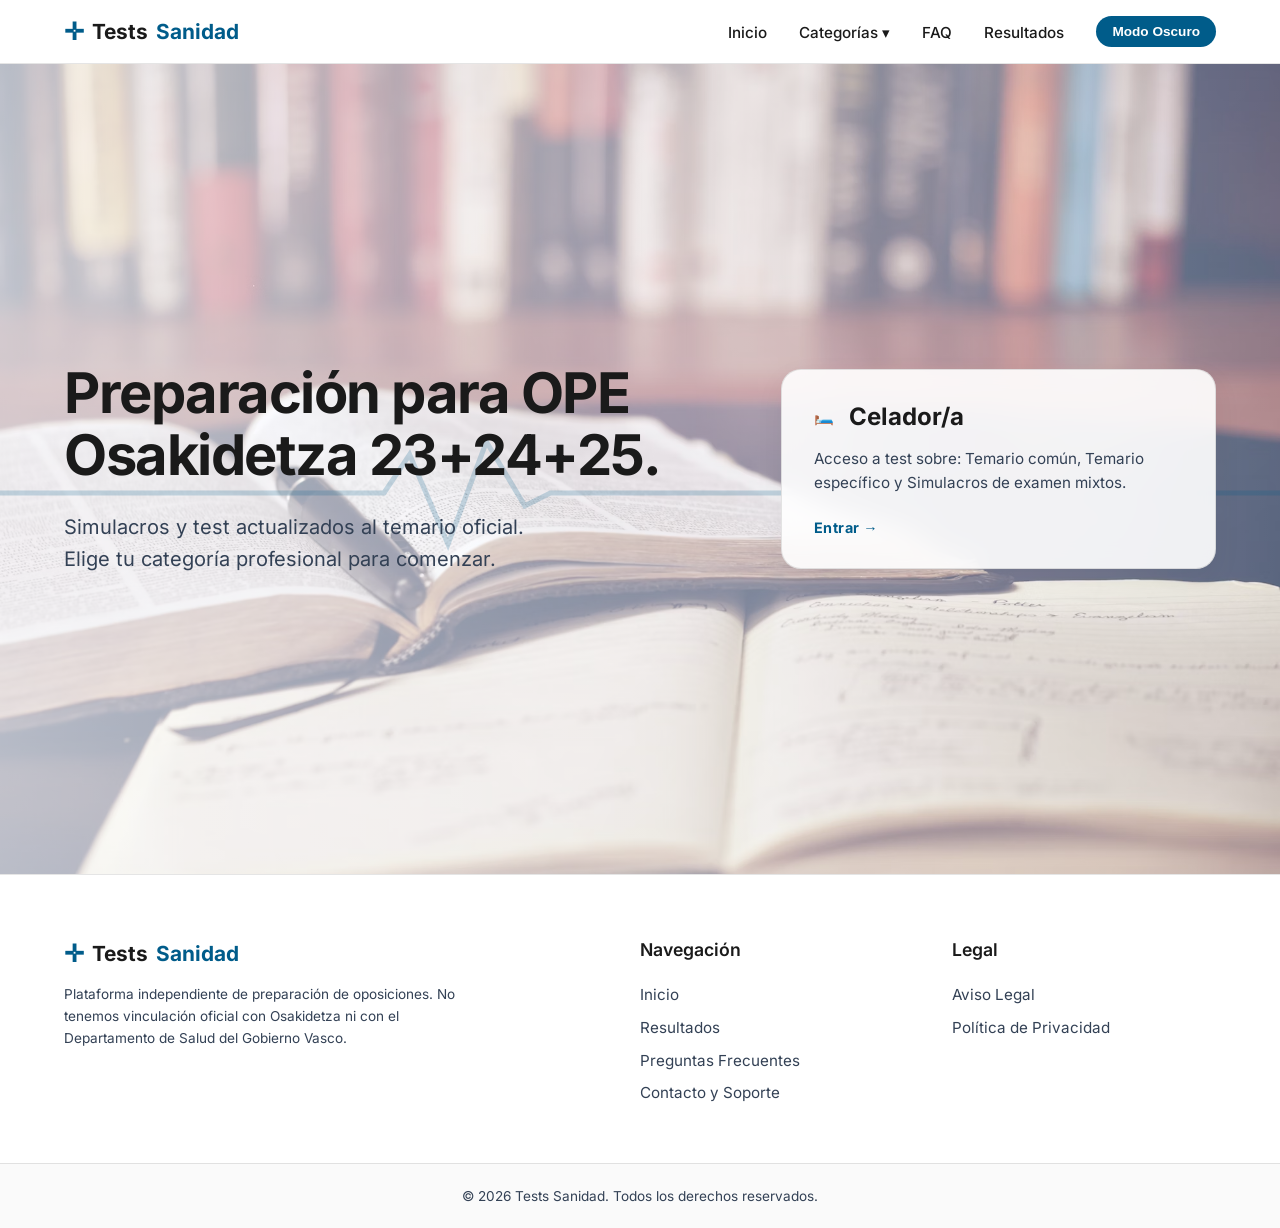
<file: testsanidad/index.html>
<!DOCTYPE html>

<html lang="es" data-theme="light">

    <head>

        <meta charset="UTF-8">

        <meta name="viewport" content="width=device-width, initial-scale=1.0">

        <title>Tests Sanidad</title>
        <meta name="description"
            content="Plataforma gratuita con simulacros y test para la preparación de la OPE de Osakidetza. Preguntas actualizadas para Celador y Enfermería. Practica sin registro.">


        <link rel="stylesheet" href="./css/style.css">
        <link rel="icon" type="image/png" href="./img/favicon.png">
        <link rel="apple-touch-icon" href="./img/favicon.png">
        <meta property="og:title" content="Tests Sanidad | OPE Osakidetza">
        <meta property="og:description"
            content="Simulacros y test gratuitos actualizados a la batería de preguntas oficial. Prepara tu plaza sin registro.">
        <meta property="og:image"
            content="https://alexsys.tech/testsanidad/img/favicon.png">
        <meta property="og:url" content="https://alexsys.tech/testsanidad/">
        <meta property="og:type" content="website">

        <meta name="twitter:card" content="summary">
        <meta name="twitter:title" content="Tests Sanidad | OPE Osakidetza">
        <meta name="twitter:description"
            content="Simulacros y test gratuitos actualizados a la batería de preguntas oficial. Prepara tu plaza sin registro.">
        <meta name="twitter:image"
            content="https://alexsys.tech/testsanidad/img/favicon.png">

    </head>

    <body>

        <nav class="top-nav">

            <div class="nav-container">

                <div class="logo">

                    <span class="logo-icon">✛</span>Tests <span>Sanidad</span>

                </div>

                <div class="menu-toggle" id="mobile-menu">

                    <span class="bar"></span>

                    <span class="bar"></span>

                    <span class="bar"></span>

                </div>

                <ul class="nav-links" id="nav-list">

                    <li><a href="index.html">Inicio</a></li>

                    <li class="dropdown">

                        <a href="#" class="dropbtn">Categorías
                            ▾</a>

                        <ul class="dropdown-menu">

                            <li><a href="celador.html">Celador/a</a></li>

                        </ul>

                    </li>

                    <li><a href="faq.html">FAQ</a></li>

                    <li><a href="resultados.html">Resultados</a></li>

                    <li><button id="theme-toggle" class="theme-btn">Modo
                            Oscuro</button></li>

                </ul>

            </div>

        </nav>

        <main class="hero-section">

            <div class="bg-overlay"></div>

            <div class="ecg-container">

                <svg viewBox="0 0 1000 100" preserveAspectRatio="none">

                    <path class="ecg-line"
                        d="M0,50 L300,50 L320,20 L350,90 L380,10 L410,60 L430,50 L1000,50" />

                </svg>

            </div>

            <div class="content-wrapper">

                <div class="hero-text">

                    <h1>Preparación para OPE Osakidetza 23+24+25.</h1>

                    <p>Simulacros y test actualizados al temario oficial. Elige
                        tu categoría profesional para comenzar.</p>

                </div>

                <div class="hero-cards">

                    <a class="card" href="celador.html">
                        <div class="card-header">
                            <span class="icon">🛏️</span>
                            <h2>Celador/a</h2>
                        </div>
                        <p>Acceso a test sobre: Temario común, Temario
                            específico y Simulacros de examen mixtos.</p>
                        <div class="card-footer">Entrar →</div>
                    </a>

                </div>

            </div>

        </main>
        <footer class="site-footer">

            <div class="footer-container">

                <div class="footer-col brand-col">

                    <div class="logo">

                        <span class="logo-icon">✛</span> Tests
                        <span>Sanidad</span>

                    </div>

                    <p class="disclaimer">Plataforma independiente de
                        preparación de oposiciones. No tenemos vinculación
                        oficial con Osakidetza ni con el Departamento de Salud
                        del Gobierno Vasco.</p>

                </div>

                <div class="footer-col links-col">

                    <h3>Navegación</h3>

                    <ul>

                        <li><a href="index.html">Inicio</a></li>

                        <li><a href="resultados.html">Resultados</a></li>

                        <li><a href="faq.html">Preguntas Frecuentes</a></li>

                        <li><a href="contacto.html">Contacto y Soporte</a></li>

                    </ul>

                </div>

                <div class="footer-col links-col">

                    <h3>Legal</h3>

                    <ul>

                        <li><a href="avisolegal.html">Aviso Legal</a></li>

                        <li><a href="privacidad.html">Política de
                                Privacidad</a></li>

                    </ul>

                </div>

            </div>

            <div class="footer-bottom">

                <p>&copy; 2026 Tests Sanidad. Todos los derechos reservados.</p>

            </div>

        </footer>
        <script src="./js/main.js"></script>
        <!-- Cloudflare Web Analytics --><script defer
            src='https://static.cloudflareinsights.com/beacon.min.js'
            data-cf-beacon='{"token": "338e30392f274fa3b6d7e2523250e90b"}'></script><!-- End Cloudflare Web Analytics -->
    </body>

</html>
</file>
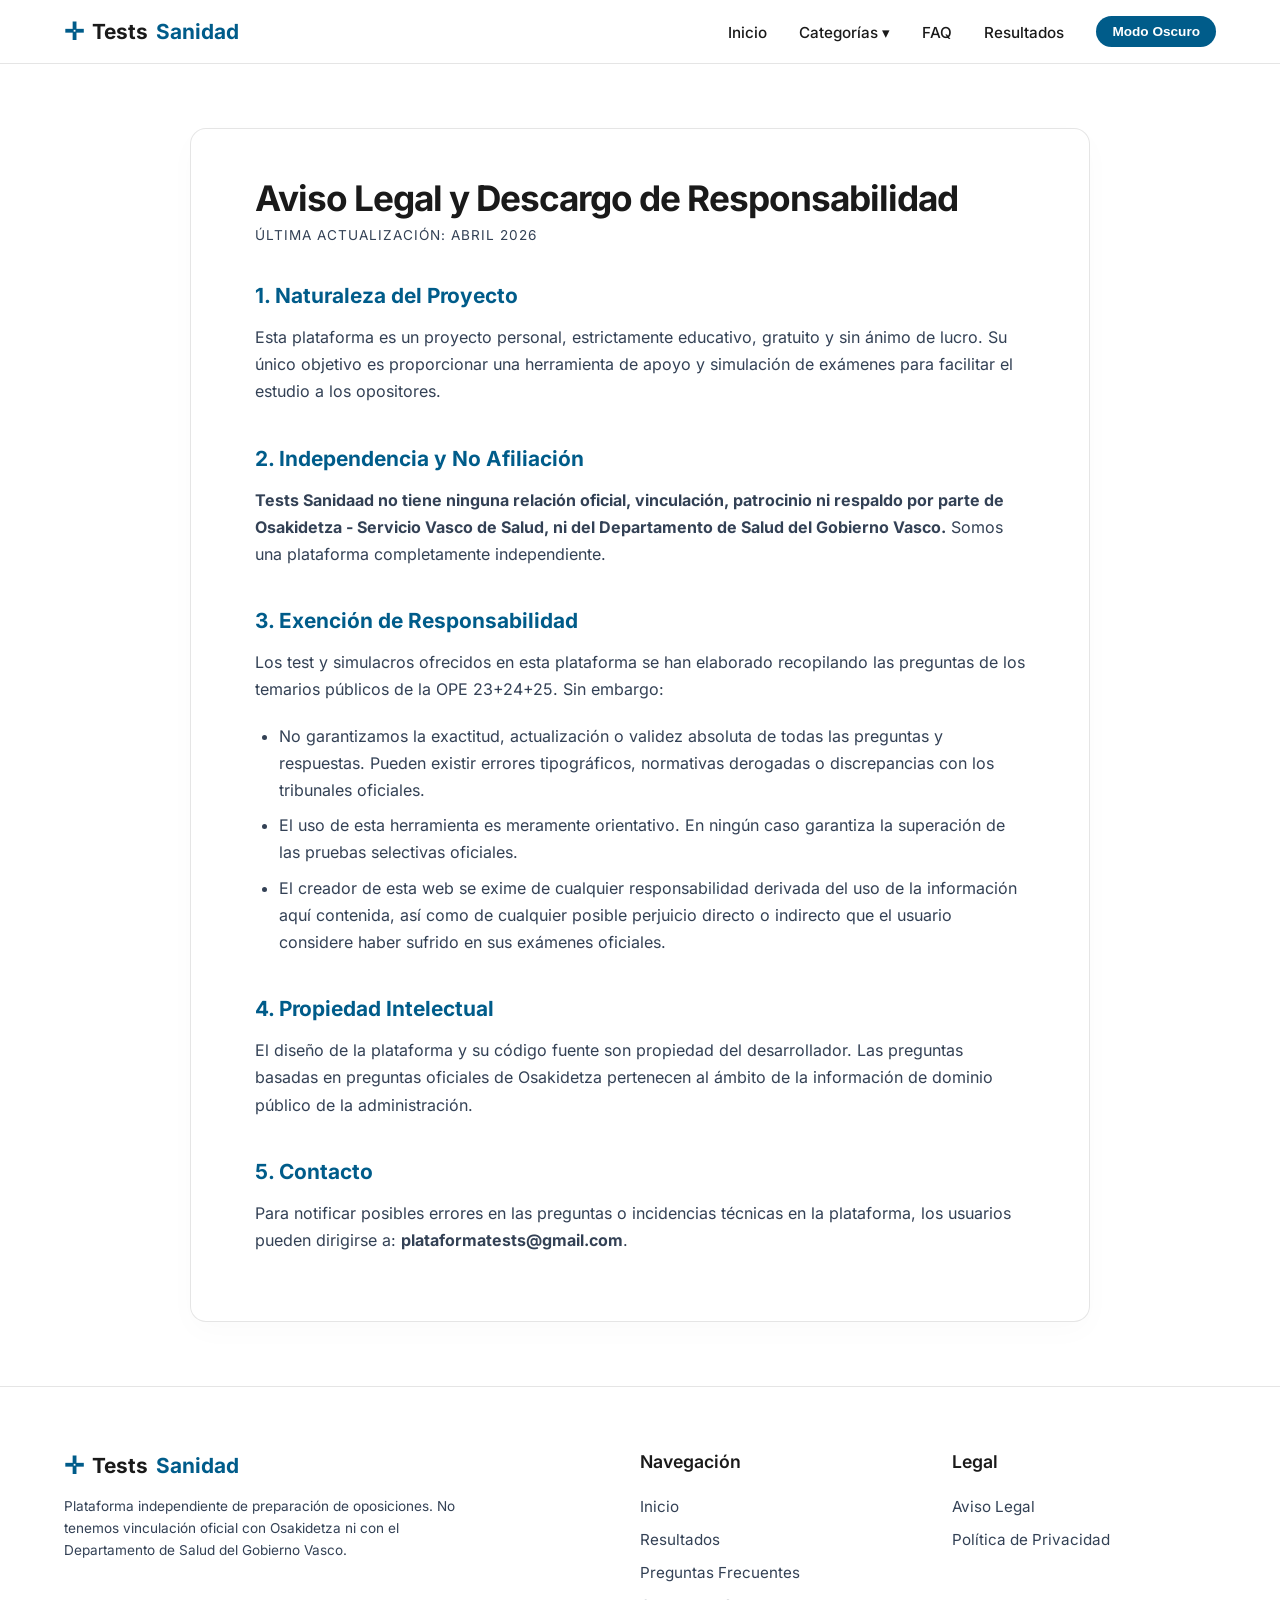
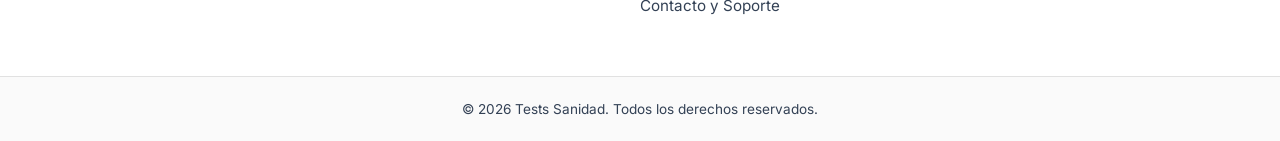
<file: testsanidad/avisolegal.html>
<!DOCTYPE html>
<html lang="es" data-theme="light">
<head>
    <meta charset="UTF-8">
    <meta name="viewport" content="width=device-width, initial-scale=1.0">
    <title>Aviso Legal — Tests Sanidad</title>
    <meta name="robots" content="noindex">
    <link rel="stylesheet" href="./css/style.css">
    <link rel="icon" type="image/png" href="./img/favicon.png">
    <link rel="apple-touch-icon" href="./img/favicon.png">
</head>
<body>

    <nav class="top-nav">
        <div class="nav-container">
            <div class="logo"><span class="logo-icon">✛</span> Tests <span>Sanidad</span></div>
            <div class="menu-toggle" id="mobile-menu">
                <span class="bar"></span><span class="bar"></span><span class="bar"></span>
            </div>
            <ul class="nav-links" id="nav-list">
                <li><a href="index.html">Inicio</a></li>
                <li class="dropdown">
                    <a href="#" class="dropbtn">Categorías ▾</a>
                    <ul class="dropdown-menu">
                        <li><a href="celador.html">Celador/a</a></li>
                    </ul>
                </li>
                <li><a href="faq.html">FAQ</a></li>
                <li><a href="resultados.html">Resultados</a></li>
                <li><button id="theme-toggle" class="theme-btn">Modo Oscuro</button></li>
            </ul>
        </div>
    </nav>

    <main class="legal-section">
        <div class="legal-content">
            <h1>Aviso Legal y Descargo de Responsabilidad</h1>
            <span class="last-update">Última actualización: Abril 2026</span>

            <h2>1. Naturaleza del Proyecto</h2>
            <p>Esta plataforma es un proyecto personal, estrictamente educativo, gratuito y sin ánimo de lucro. Su único objetivo es proporcionar una herramienta de apoyo y simulación de exámenes para facilitar el estudio a los opositores.</p>

            <h2>2. Independencia y No Afiliación</h2>
            <p><strong>Tests Sanidaad no tiene ninguna relación oficial, vinculación, patrocinio ni respaldo por parte de Osakidetza - Servicio Vasco de Salud, ni del Departamento de Salud del Gobierno Vasco.</strong> Somos una plataforma completamente independiente.</p>

            <h2>3. Exención de Responsabilidad</h2>
            <p>Los test y simulacros ofrecidos en esta plataforma se han elaborado recopilando las preguntas de los temarios públicos de la OPE 23+24+25. Sin embargo:</p>
            <ul>
                <li>No garantizamos la exactitud, actualización o validez absoluta de todas las preguntas y respuestas. Pueden existir errores tipográficos, normativas derogadas o discrepancias con los tribunales oficiales.</li>
                <li>El uso de esta herramienta es meramente orientativo. En ningún caso garantiza la superación de las pruebas selectivas oficiales.</li>
                <li>El creador de esta web se exime de cualquier responsabilidad derivada del uso de la información aquí contenida, así como de cualquier posible perjuicio directo o indirecto que el usuario considere haber sufrido en sus exámenes oficiales.</li>
            </ul>

            <h2>4. Propiedad Intelectual</h2>
            <p>El diseño de la plataforma y su código fuente son propiedad del desarrollador. Las preguntas basadas en preguntas oficiales de Osakidetza pertenecen al ámbito de la información de dominio público de la administración.</p>
            
            <h2>5. Contacto</h2>
            <p>Para notificar posibles errores en las preguntas o incidencias técnicas en la plataforma, los usuarios pueden dirigirse a: <strong>plataformatests@gmail.com</strong>.</p>
        </div>
    </main>

    <footer class="site-footer">
        <div class="footer-container">
            <div class="footer-col brand-col">
                <div class="logo"><span class="logo-icon">✛</span> Tests <span>Sanidad</span></div>
                <p class="disclaimer">Plataforma independiente de preparación de oposiciones. No tenemos vinculación oficial con Osakidetza ni con el Departamento de Salud del Gobierno Vasco.</p>
            </div>
            <div class="footer-col links-col">
                <h3>Navegación</h3>
                <ul>
                    <li><a href="index.html">Inicio</a></li>
                    <li><a href="resultados.html">Resultados</a></li>
                    <li><a href="faq.html">Preguntas Frecuentes</a></li>
                    <li><a href="contacto.html">Contacto y Soporte</a></li>
                </ul>
            </div>
            <div class="footer-col links-col">
                <h3>Legal</h3>
                <ul>
                    <li><a href="avisolegal.html">Aviso Legal</a></li>
                    <li><a href="privacidad.html">Política de Privacidad</a></li>
                </ul>
            </div>
        </div>
        <div class="footer-bottom">
            <p>&copy; 2026 Tests Sanidad. Todos los derechos reservados.</p>
        </div>
    </footer>

    <script src="./js/main.js"></script> 
    <!-- Cloudflare Web Analytics --><script defer src='https://static.cloudflareinsights.com/beacon.min.js' data-cf-beacon='{"token": "338e30392f274fa3b6d7e2523250e90b"}'></script><!-- End Cloudflare Web Analytics -->
</body>
</html>
</file>
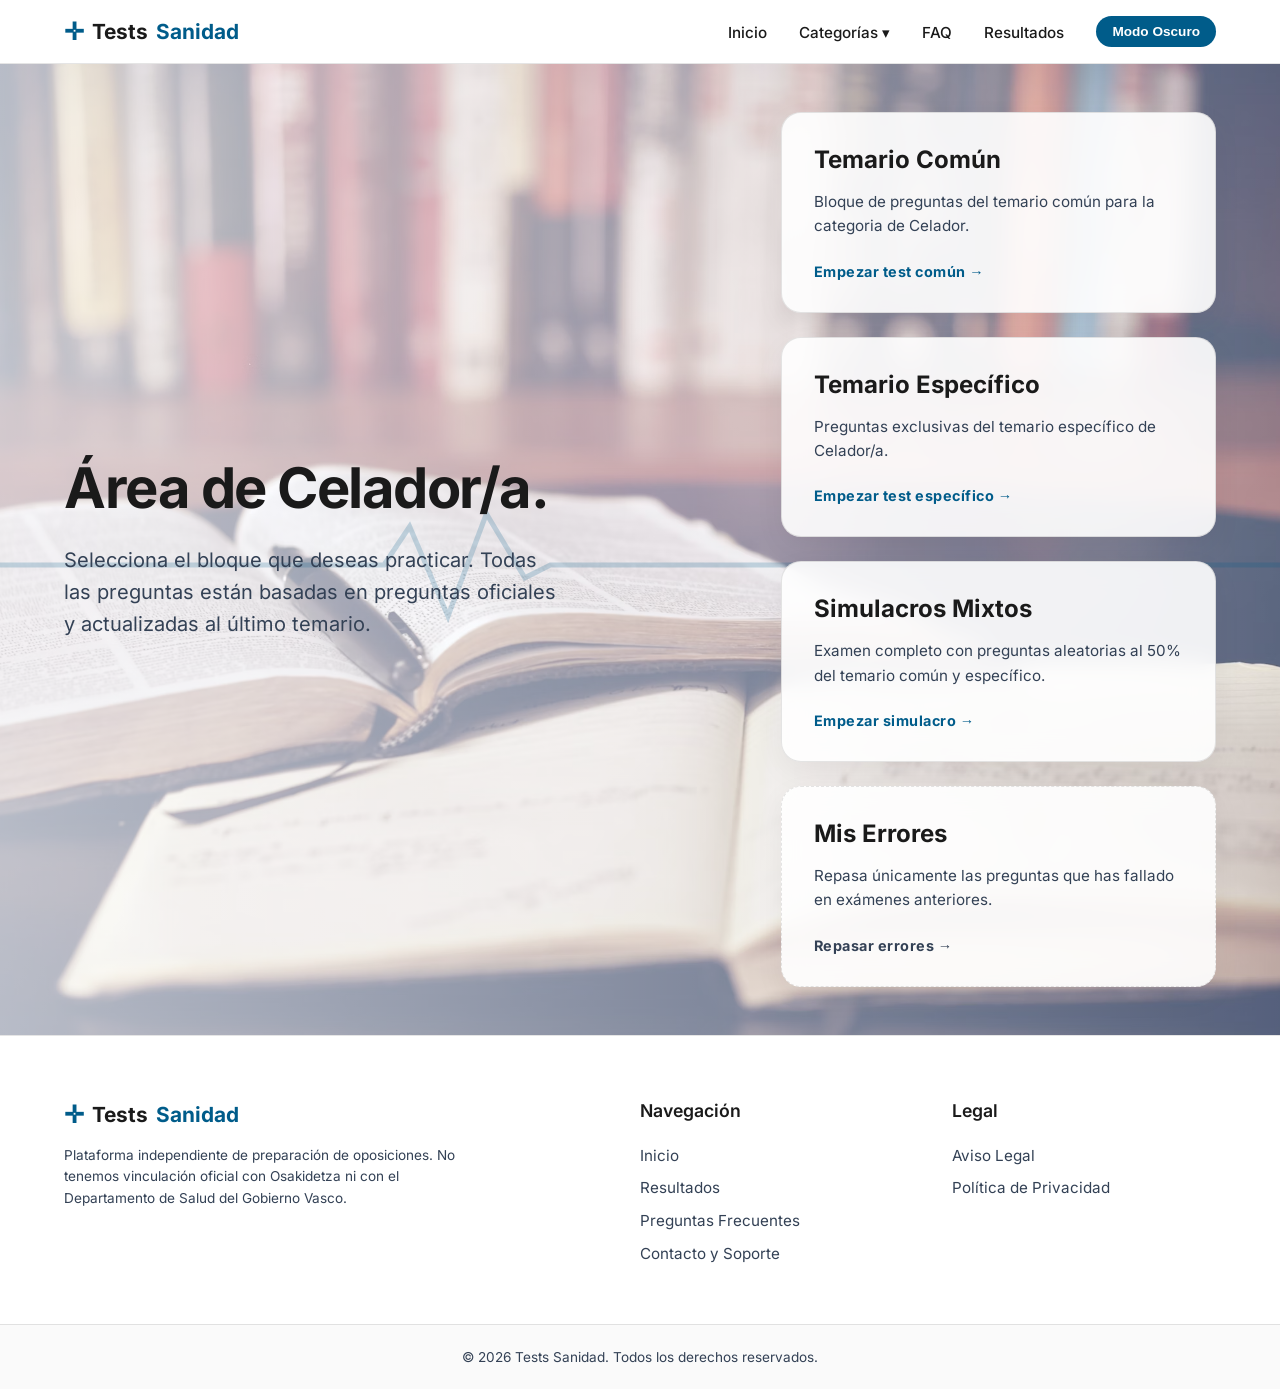
<file: testsanidad/celador.html>
<!DOCTYPE html>
<html lang="es" data-theme="light">
<head>
    <meta charset="UTF-8">
    <meta name="viewport" content="width=device-width, initial-scale=1.0">
    <title>Tests Celador/a</title>
    <meta name="description" content="Test gratis y simulacros de examen para la OPE de Celador/a de Osakidetza. Practica el temario común y específico con preguntas reales.">
    <link rel="stylesheet" href="./css/style.css">
    <link rel="stylesheet" href="./css/celador.css">
    <link rel="icon" type="image/png" href="./img/favicon.png">
    <link rel="apple-touch-icon" href="./img/favicon.png">
    <meta property="og:title" content="Tests Sanidad | OPE Celador/a">
        <meta property="og:description"
            content="Simulacros y test gratuitos actualizados a la batería de preguntas oficial. Prepara tu plaza sin registro.">
        <meta property="og:image"
            content="https://alexsys.tech/testsanidad/img/favicon.png">
        <meta property="og:url" content="https://alexsys.tech/testsanidad/">
        <meta property="og:type" content="website">

        <meta name="twitter:card" content="summary">
        <meta name="twitter:title" content="Tests Sanidad | OPE Celador/a">
        <meta name="twitter:description"
            content="Simulacros y test gratuitos actualizados a la batería de preguntas oficial. Prepara tu plaza sin registro.">
        <meta name="twitter:image"
            content="https://alexsys.tech/testsanidad/img/favicon.png">
</head>
<body>

    <nav class="top-nav">
        <div class="nav-container">
            <div class="logo">
                <span class="logo-icon">✛</span> Tests <span>Sanidad</span>
            </div>
            <div class="menu-toggle" id="mobile-menu">
                <span class="bar"></span>
                <span class="bar"></span>
                <span class="bar"></span>
            </div>
            <ul class="nav-links" id="nav-list">
                <li><a href="index.html">Inicio</a></li>
                <li class="dropdown">
                    <a href="#" class="dropbtn">Categorías ▾</a>
                    <ul class="dropdown-menu">
                        <li><a href="celador.html">Celador/a</a></li>
                    </ul>
                </li>
                <li><a href="faq.html">FAQ</a></li>
                <li><a href="resultados.html">Resultados</a></li>
                <li><button id="theme-toggle" class="theme-btn">Modo Oscuro</button></li>
            </ul>
        </div>
    </nav>

    <main class="hero-section">
        <div class="bg-overlay"></div>
        <div class="ecg-container">
            <svg viewBox="0 0 1000 100" preserveAspectRatio="none">
                <path class="ecg-line" d="M0,50 L300,50 L320,20 L350,90 L380,10 L410,60 L430,50 L1000,50" />
            </svg>
        </div>

        <div class="content-wrapper">
            <div class="hero-text">
                <h1>Área de Celador/a.</h1>
                <p>Selecciona el bloque que deseas practicar. Todas las preguntas están basadas en preguntas oficiales y actualizadas al último temario.</p>
            </div>

            <div class="hero-cards">

                <!-- ══ TARJETA TEMARIO COMÚN ══ -->
                <div class="card" data-bloque="celador-comun" data-nombre="Temario Común">
                    <div class="card-header">
                        <h2>Temario Común</h2>
                    </div>
                    <p>Bloque de preguntas del temario común para la categoria de Celador.</p>
                    <div class="card-footer">Empezar test común →</div>
                </div>

                <!-- ══ TARJETA TEMARIO ESPECÍFICO ══ -->
                <div class="card" data-bloque="celador-especifico" data-nombre="Temario Específico">
                    <div class="card-header">
                        <h2>Temario Específico</h2>
                    </div>
                    <p>Preguntas exclusivas del temario específico de Celador/a.</p>
                    <div class="card-footer">Empezar test específico →</div>
                </div>

                <!-- ══ TARJETA SIMULACROS MIXTOS ══ -->
                <div class="card" data-bloque="celador-mixto" data-nombre="Simulacro Mixto">
                    <div class="card-header">
                        <h2>Simulacros Mixtos</h2>
                    </div>
                    <p>Examen completo con preguntas aleatorias al 50% del temario común y específico.</p>
                    <div class="card-footer">Empezar simulacro →</div>
                </div>

                <!-- ══ TARJETA MIS ERRORES ══ -->
                <div class="card card-errores" id="cardErrores">
                    <div class="card-header">
                        <h2>Mis Errores</h2>
                    </div>
                    <p>Repasa únicamente las preguntas que has fallado en exámenes anteriores.</p>
                    <div class="card-footer">Repasar errores →</div>
                </div>

            </div>
        </div>
    </main>

    <footer class="site-footer">
        <div class="footer-container">
            <div class="footer-col brand-col">
                <div class="logo">
                    <span class="logo-icon">✛</span> Tests <span>Sanidad</span>
                </div>
                <p class="disclaimer">Plataforma independiente de preparación de oposiciones. No tenemos vinculación oficial con Osakidetza ni con el Departamento de Salud del Gobierno Vasco.</p>
            </div>
            <div class="footer-col links-col">
                <h3>Navegación</h3>
                <ul>
                    <li><a href="index.html">Inicio</a></li>
                    <li><a href="resultados.html">Resultados</a></li>
                    <li><a href="faq.html">Preguntas Frecuentes</a></li>
                    <li><a href="contacto.html">Contacto y Soporte</a></li>
                </ul>
            </div>
            <div class="footer-col links-col">
                <h3>Legal</h3>
                <ul>
                    <li><a href="avisolegal.html">Aviso Legal</a></li>
                    <li><a href="privacidad.html">Política de Privacidad</a></li>
                </ul>
            </div>
        </div>
        <div class="footer-bottom">
            <p>&copy; 2026 Tests Sanidad. Todos los derechos reservados.</p>
        </div>
    </footer>

    <!-- ══════════════════════════════════════════
         MODAL — SELECTOR DE MODO (Práctica / Examen)
         Se abre al clicar Común, Específico o Mixto
         ══════════════════════════════════════════ -->
    <div class="modal-overlay" id="modalOverlay">
        <div class="modal-box">
            <div class="modal-label" id="modalLabel">BLOQUE</div>
            <div class="modal-title" id="modalTitle">Nombre del bloque</div>

            <!-- ── SELECTOR TIPO (solo para Temario Común) ── -->
            <div class="tipo-options" id="tipoOptions">
                <button class="tipo-option" data-tipo="aleatorio">
                    <div class="tipo-option-icon">🎲</div>
                    <div class="tipo-option-info">
                        <div class="tipo-option-name">Preguntas aleatorias</div>
                        <div class="tipo-option-desc">Selecciona cuántas preguntas quieres practicar</div>
                    </div>
                </button>
                <button class="tipo-option" data-tipo="bloque">
                    <div class="tipo-option-icon">📚</div>
                    <div class="tipo-option-info">
                        <div class="tipo-option-name">Por bloque temático</div>
                        <div class="tipo-option-desc">Estudia de 20 en 20 preguntas en orden</div>
                    </div>
                </button>
            </div>

            <!-- ── SELECTOR DE BLOQUE ── -->
            <div class="bloque-selector" id="bloqueSelector">
                <div class="bloque-selector-label">Selecciona un bloque:</div>
                <div class="bloque-grid" id="bloqueGrid"></div>
            </div>

            <div class="modal-modes" id="modalModes">

                <!-- Práctica -->
                <button class="mode-option" data-modo="practica">
                    <div class="mode-option-icon">✓</div>
                    <div class="mode-option-info">
                        <div class="mode-option-name">Modo Práctica</div>
                        <div class="mode-option-desc">Corrección inmediata tras cada respuesta</div>
                    </div>
                </button>

                <!-- Examen -->
                <button class="mode-option" data-modo="examen">
                    <div class="mode-option-icon">⏱</div>
                    <div class="mode-option-info">
                        <div class="mode-option-name">Modo Examen</div>
                        <div class="mode-option-desc">Cronómetro, revisión y corrección al finalizar</div>
                    </div>
                </button>

            </div>

            <!-- Input número de preguntas -->
            <div class="n-input-section" id="nInputSection">
                <div class="n-input-label">¿Cuántas preguntas? <span id="nMaxLabel">(máx. 100)</span></div>
                <div class="n-input-row">
                    <input class="n-input" type="number" id="nInput" value="100" min="1" max="100">
                    <div class="n-stepper">
                        <button class="n-step-btn" data-step="1">▲</button>
                        <button class="n-step-btn" data-step="-1">▼</button>
                    </div>
                    <span class="n-max-info" id="nMaxInfo">de 100</span>
                </div>
                <div class="n-error-msg" id="nErrorMsg">Introduce un número entre 1 y <span id="nErrorMax">100</span></div>
            </div>

            <div class="modal-footer">
                <button class="btn-modal-cancel" id="btnCancelar">Cancelar</button>
                <button class="btn-modal-start" id="btnStart">Empezar →</button>
            </div>
        </div>
    </div>

    <!-- ══════════════════════════════════════════
         MODAL — MIS ERRORES
         Se abre al clicar la tarjeta Mis Errores
         ══════════════════════════════════════════ -->
    <div class="modal-overlay" id="modalErrores">
        <div class="modal-box">
            <div class="modal-label">MIS ERRORES</div>
            <div class="modal-title">¿Cómo quieres cargar tus errores?</div>

            <div class="error-options">

                <!-- Opción: este dispositivo -->
                <button class="error-option" id="btnErroresLocal">
                    <div class="error-option-title">
                        📱 Usar este dispositivo
                    </div>
                    <div class="error-option-desc">
                        Carga las preguntas que has fallado guardadas automáticamente en este navegador.
                    </div>
                </button>

                <!-- Opción: cargar archivo -->
                <label class="error-option error-option-file">
                    <div class="error-option-title">
                        📂 Cargar desde archivo
                    </div>
                    <div class="error-option-desc">
                        Sube tu archivo de errores si vienes de otro dispositivo o quieres restaurar un historial guardado.
                    </div>
                    <input type="file" id="errorFileInput" accept=".json">
                </label>

            </div>

            <div class="modal-footer">
                <button class="btn-modal-cancel" id="btnCancelarErrores">Cancelar</button>
            </div>
        </div>
    </div>

    <script src="./js/main.js"></script>
    <!-- Cloudflare Web Analytics --><script defer src='https://static.cloudflareinsights.com/beacon.min.js' data-cf-beacon='{"token": "338e30392f274fa3b6d7e2523250e90b"}'></script><!-- End Cloudflare Web Analytics -->
    <script src="./js/celador.js"></script>

</body>
</html>
</file>
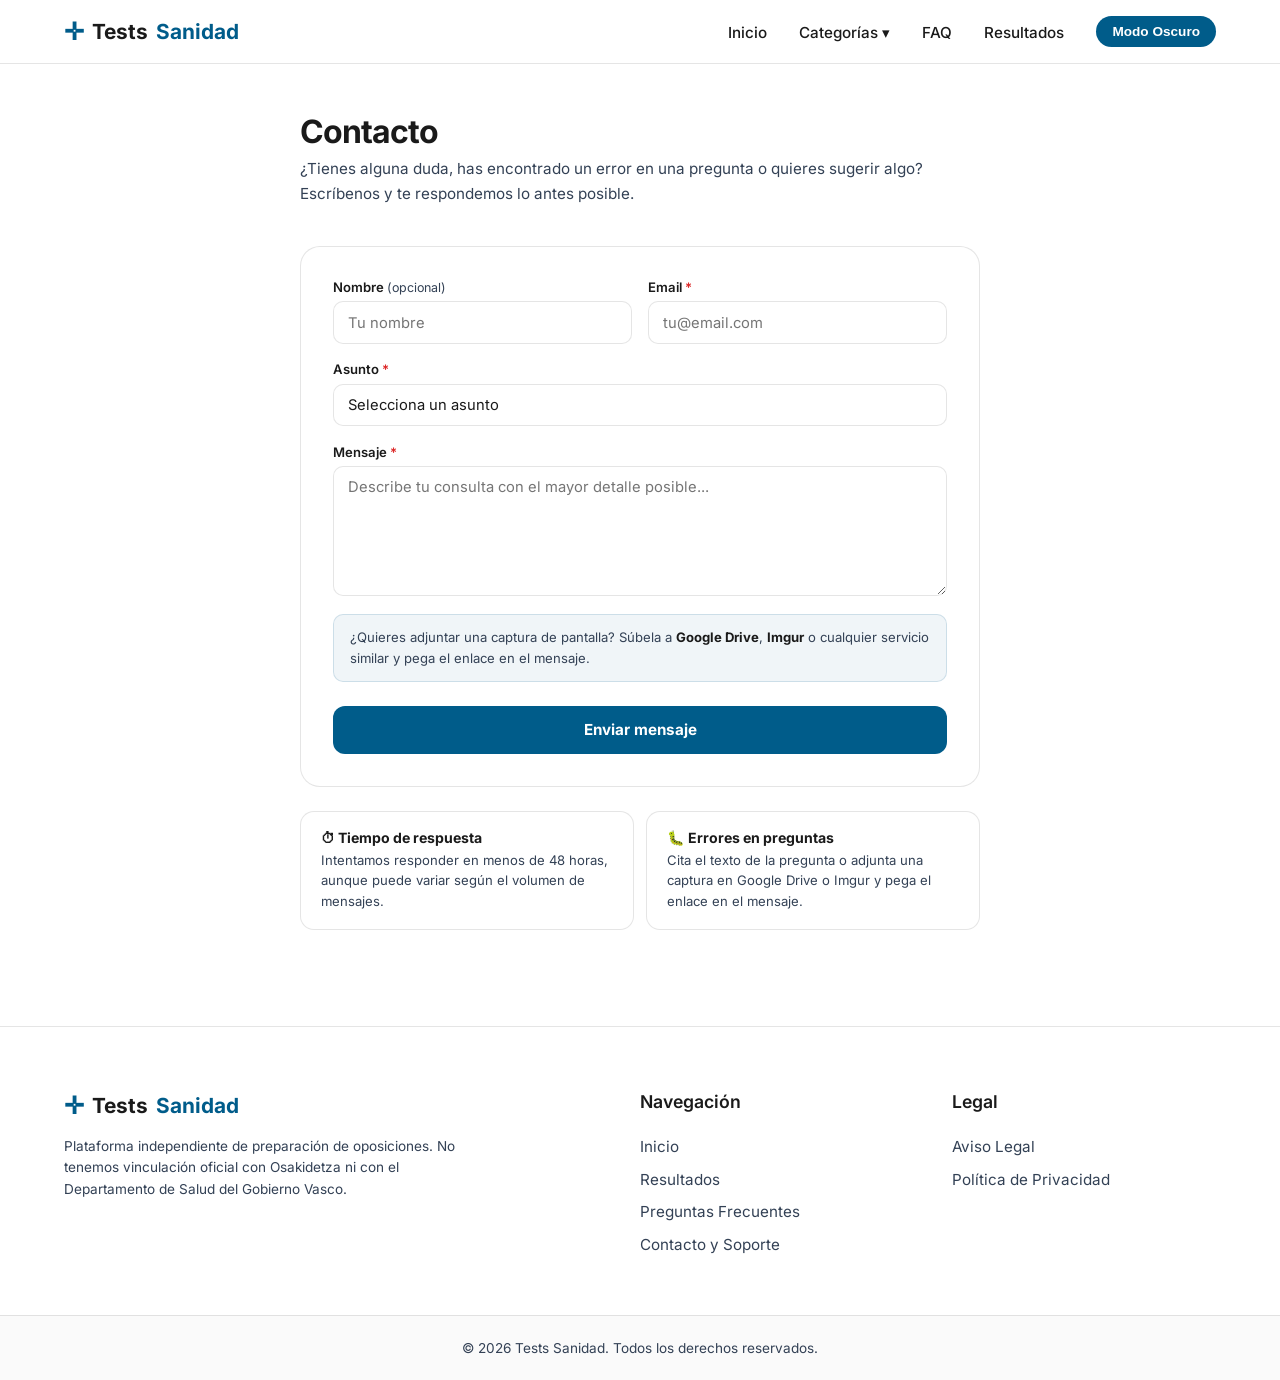
<file: testsanidad/contacto.html>
<!DOCTYPE html>
<html lang="es" data-theme="light">
<head>
    <meta charset="UTF-8">
    <meta name="viewport" content="width=device-width, initial-scale=1.0">
    <title>Contacto — Tests Sanidad</title>
    <meta name="robots" content="noindex">
    <link rel="stylesheet" href="./css/style.css">
    <link rel="stylesheet" href="./css/contacto.css">
    <link rel="icon" type="image/png" href="./img/favicon.png">
    <link rel="apple-touch-icon" href="./img/favicon.png">
    <script src="./vendor/email.min.js"></script>
</head>
<body>

    <nav class="top-nav">
        <div class="nav-container">
            <div class="logo">
                <span class="logo-icon">✛</span> Tests <span>Sanidad</span>
            </div>
            <div class="menu-toggle" id="mobile-menu">
                <span class="bar"></span>
                <span class="bar"></span>
                <span class="bar"></span>
            </div>
            <ul class="nav-links" id="nav-list">
                <li><a href="index.html">Inicio</a></li>
                <li class="dropdown">
                    <a href="#" class="dropbtn">Categorías ▾</a>
                    <ul class="dropdown-menu">
                        <li><a href="celador.html">Celador/a</a></li>
                    </ul>
                </li>
                <li><a href="faq.html">FAQ</a></li>
                <li><a href="resultados.html">Resultados</a></li>
                <li><button id="theme-toggle" class="theme-btn">Modo Oscuro</button></li>
            </ul>
        </div>
    </nav>

    <div class="contacto-page">
        <div class="contacto-container">

            <div class="contacto-header">
                <h1>Contacto</h1>
                <p>¿Tienes alguna duda, has encontrado un error en una pregunta o quieres sugerir algo? Escríbenos y te respondemos lo antes posible.</p>
            </div>

            <div class="contacto-form">

                <div class="form-row">
                    <div class="form-group">
                        <label for="nombre">Nombre <span class="opcional">(opcional)</span></label>
                        <input type="text" id="nombre" placeholder="Tu nombre">
                    </div>
                    <div class="form-group">
                        <label for="email">Email <span class="req">*</span></label>
                        <input type="email" id="email" placeholder="tu@email.com">
                        <span class="form-error" id="emailError">Introduce un email válido</span>
                    </div>
                </div>

                <div class="form-group">
                    <label for="asunto">Asunto <span class="req">*</span></label>
                    <select id="asunto">
                        <option value="" disabled selected>Selecciona un asunto</option>
                        <option value="Error en una pregunta">Error en una pregunta</option>
                        <option value="Problema técnico">Problema técnico</option>
                        <option value="Sugerencia de mejora">Sugerencia de mejora</option>
                        <option value="Pregunta sobre la plataforma">Pregunta sobre la plataforma</option>
                        <option value="Otro">Otro</option>
                    </select>
                    <span class="form-error" id="asuntoError">Selecciona un asunto</span>
                </div>

                <div class="form-group">
                    <label for="mensaje">Mensaje <span class="req">*</span></label>
                    <textarea id="mensaje" placeholder="Describe tu consulta con el mayor detalle posible..."></textarea>
                    <span class="form-error" id="mensajeError">El mensaje no puede estar vacío</span>
                </div>

                <!-- Honeypot anti-bots: oculto para usuarios, los bots lo rellenan -->
                <div class="hp-field" aria-hidden="true">
                    <label for="website">No rellenar</label>
                    <input type="text" id="website" name="website" tabindex="-1" autocomplete="off">
                </div>

                <div class="adjuntos-note">
                    ¿Quieres adjuntar una captura de pantalla? Súbela a <strong>Google Drive</strong>, <strong>Imgur</strong> o cualquier servicio similar y pega el enlace en el mensaje.
                </div>

                <button class="btn-enviar" id="btnEnviar">
                    <div class="spinner-sm" id="spinner"></div>
                    <span id="btnText">Enviar mensaje</span>
                </button>

                <div class="rate-limit-msg" id="rateLimitMsg"></div>
                <div class="cooldown-bar-wrap" id="cooldownWrap">
                    <div class="cooldown-bar" id="cooldownBar"></div>
                </div>

                <div class="form-feedback" id="formFeedback">
                    <div class="feedback-icon" id="feedbackIcon"></div>
                    <div class="feedback-title" id="feedbackTitle"></div>
                    <div id="feedbackDesc"></div>
                </div>

            </div>

            <div class="contacto-info">
                <div class="info-card">
                    <div class="info-card-title">⏱ Tiempo de respuesta</div>
                    <div class="info-card-desc">Intentamos responder en menos de 48 horas, aunque puede variar según el volumen de mensajes.</div>
                </div>
                <div class="info-card">
                    <div class="info-card-title">🐛 Errores en preguntas</div>
                    <div class="info-card-desc">Cita el texto de la pregunta o adjunta una captura en Google Drive o Imgur y pega el enlace en el mensaje.</div>
                </div>
            </div>

        </div>
    </div>

    <footer class="site-footer">
        <div class="footer-container">
            <div class="footer-col brand-col">
                <div class="logo">
                    <span class="logo-icon">✛</span> Tests <span>Sanidad</span>
                </div>
                <p class="disclaimer">Plataforma independiente de preparación de oposiciones. No tenemos vinculación oficial con Osakidetza ni con el Departamento de Salud del Gobierno Vasco.</p>
            </div>
            <div class="footer-col links-col">
                <h3>Navegación</h3>
                <ul>
                    <li><a href="index.html">Inicio</a></li>
                    <li><a href="resultados.html">Resultados</a></li>
                    <li><a href="faq.html">Preguntas Frecuentes</a></li>
                    <li><a href="contacto.html">Contacto y Soporte</a></li>
                </ul>
            </div>
            <div class="footer-col links-col">
                <h3>Legal</h3>
                <ul>
                    <li><a href="avisolegal.html">Aviso Legal</a></li>
                    <li><a href="privacidad.html">Política de Privacidad</a></li>
                </ul>
            </div>
        </div>
        <div class="footer-bottom">
            <p>&copy; 2026 Tests Sanidad. Todos los derechos reservados.</p>
        </div>
    </footer>

    <script src="./js/main.js"></script>
    <script src="./js/contacto.js"></script>
    <!-- Cloudflare Web Analytics --><script defer src='https://static.cloudflareinsights.com/beacon.min.js' data-cf-beacon='{"token": "338e30392f274fa3b6d7e2523250e90b"}'></script><!-- End Cloudflare Web Analytics -->

</body>
</html>
</file>
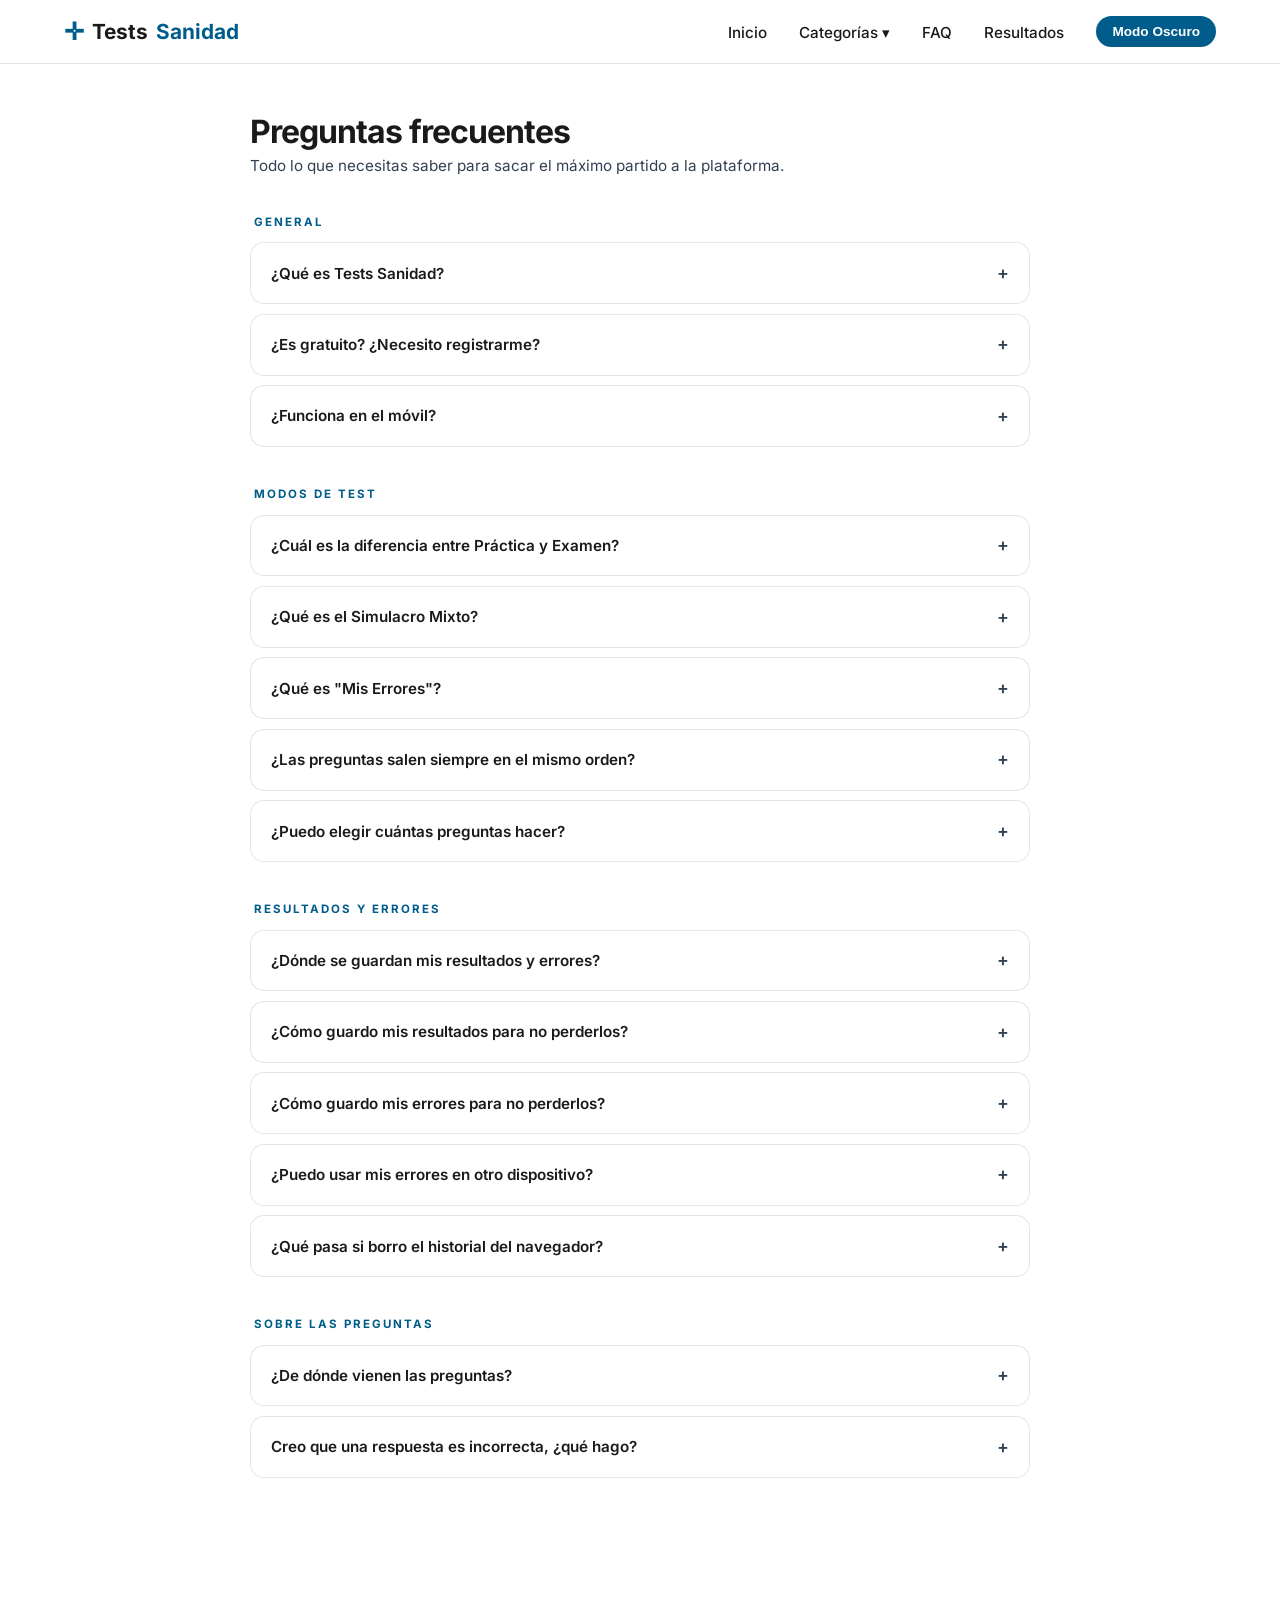
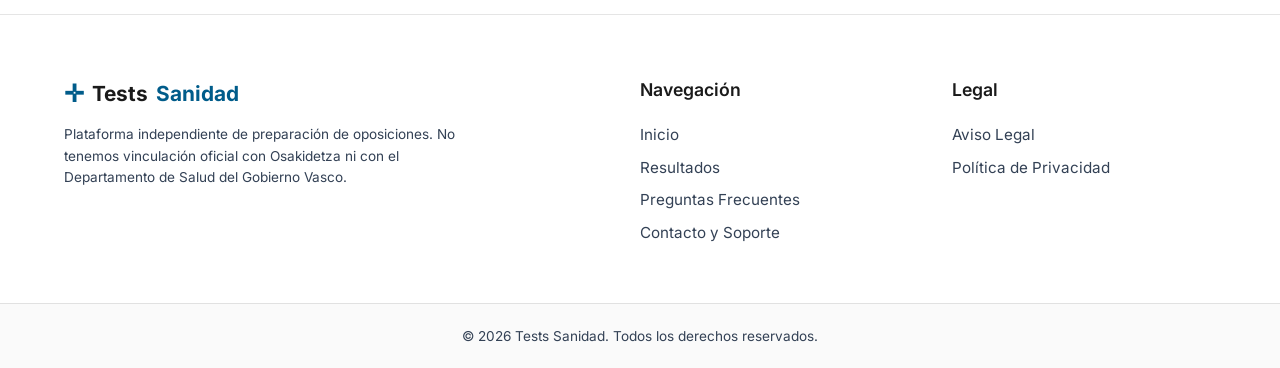
<file: testsanidad/faq.html>
<!DOCTYPE html>
<html lang="es" data-theme="light">
<head>
    <meta charset="UTF-8">
    <meta name="viewport" content="width=device-width, initial-scale=1.0">
    <title>Preguntas Frecuentes — Tests Sanidad</title>
    <meta name="description" content="Resuelve tus dudas sobre la plataforma Tests Sanidad, el funcionamiento de los simulacros y la preparación para la OPE de Osakidetza.">
    <link rel="stylesheet" href="./css/style.css">
    <link rel="stylesheet" href="./css/faq.css">
    <link rel="icon" type="image/png" href="./img/favicon.png">
    <link rel="apple-touch-icon" href="./img/favicon.png">
</head>
<body>

    <nav class="top-nav">
        <div class="nav-container">
            <div class="logo"><span class="logo-icon">✛</span> Tests <span>Sanidad</span></div>
            <div class="menu-toggle" id="mobile-menu">
                <span class="bar"></span><span class="bar"></span><span class="bar"></span>
            </div>
            <ul class="nav-links" id="nav-list">
                <li><a href="index.html">Inicio</a></li>
                <li class="dropdown">
                    <a href="#" class="dropbtn">Categorías ▾</a>
                    <ul class="dropdown-menu">
                        <li><a href="celador.html">Celador/a</a></li>
                    </ul>
                </li>
                <li><a href="faq.html">FAQ</a></li>
                <li><a href="resultados.html">Resultados</a></li>
                <li><button id="theme-toggle" class="theme-btn">Modo Oscuro</button></li>
            </ul>
        </div>
    </nav>

    <div class="faq-page">
        <div class="faq-container">

            <div class="page-header">
                <h1>Preguntas frecuentes</h1>
                <p>Todo lo que necesitas saber para sacar el máximo partido a la plataforma.</p>
            </div>

            <!-- GENERAL -->
            <div class="faq-group">
                <div class="faq-group-title">General</div>

                <div class="faq-item">
                    <button class="faq-question">
                        ¿Qué es Tests Sanidad?
                        <span class="faq-icon">+</span>
                    </button>
                    <div class="faq-answer"><div class="faq-answer-inner">
                        Tests Sanidad es una plataforma <strong>gratuita e independiente</strong> de preparación de oposiciones para el Servicio Vasco de Salud. No tenemos ninguna vinculación oficial con Osakidetza ni con el Departamento de Salud del Gobierno Vasco.<br><br>
                        Todas las preguntas están basadas en las preguntas oficiales  y actualizadas al temario vigente.
                    </div></div>
                </div>

                <div class="faq-item">
                    <button class="faq-question">
                        ¿Es gratuito? ¿Necesito registrarme?
                        <span class="faq-icon">+</span>
                    </button>
                    <div class="faq-answer"><div class="faq-answer-inner">
                        Completamente gratuito y sin registro. No necesitas crear ninguna cuenta ni facilitar tu correo. Entra y empieza a practicar directamente.
                    </div></div>
                </div>

                <div class="faq-item">
                    <button class="faq-question">
                        ¿Funciona en el móvil?
                        <span class="faq-icon">+</span>
                    </button>
                    <div class="faq-answer"><div class="faq-answer-inner">
                        Sí. La web está adaptada para móvil, tablet y ordenador. Puedes practicar desde cualquier dispositivo con un navegador moderno.
                    </div></div>
                </div>

            </div>

            <!-- MODOS -->
            <div class="faq-group">
                <div class="faq-group-title">Modos de test</div>

                <div class="faq-item">
                    <button class="faq-question">
                        ¿Cuál es la diferencia entre Práctica y Examen?
                        <span class="faq-icon">+</span>
                    </button>
                    <div class="faq-answer"><div class="faq-answer-inner">
                        <span class="pill pill-green">Práctica</span> — Ves al instante si has acertado o fallado, y cuál era la respuesta correcta. Ideal para estudiar y reforzar conceptos.<br><br>
                        <span class="pill pill-blue">Examen</span> — Simula el examen real. No ves el resultado hasta el final, hay cronómetro y puedes navegar entre preguntas antes de corregir. Al terminar se guardan tus errores automáticamente.
                    </div></div>
                </div>

                <div class="faq-item">
                    <button class="faq-question">
                        ¿Qué es el Simulacro Mixto?
                        <span class="faq-icon">+</span>
                    </button>
                    <div class="faq-answer"><div class="faq-answer-inner">
                        Combina preguntas del <strong>temario común</strong> y del <strong>temario específico</strong> de tu categoría en proporción 50/50, igual que el examen oficial. Es el modo más parecido al examen real.<br><br>
                        Solo los resultados del Simulacro Mixto en modo Examen quedan registrados en "Mis Resultados".
                    </div></div>
                </div>

                <div class="faq-item">
                    <button class="faq-question">
                        ¿Qué es "Mis Errores"?
                        <span class="faq-icon">+</span>
                    </button>
                    <div class="faq-answer"><div class="faq-answer-inner">
                        Cada vez que completas un examen en <span class="pill pill-blue">modo Examen</span>, las preguntas que has fallado se guardan automáticamente. En "Mis Errores" puedes hacer un test con solo esas preguntas para reforzar tus puntos débiles.<br><br>
                        Los errores se acumulan examen tras examen, así siempre tienes un banco actualizado de tus fallos.
                    </div></div>
                </div>

                <div class="faq-item">
                    <button class="faq-question">
                        ¿Las preguntas salen siempre en el mismo orden?
                        <span class="faq-icon">+</span>
                    </button>
                    <div class="faq-answer"><div class="faq-answer-inner">
                        No. Las preguntas se seleccionan y ordenan de forma <strong>aleatoria</strong> en cada test para que no memorices el orden. Sin embargo, el orden de las respuestas (A, B, C, D) siempre se mantiene igual.
                    </div></div>
                </div>

                <div class="faq-item">
                    <button class="faq-question">
                        ¿Puedo elegir cuántas preguntas hacer?
                        <span class="faq-icon">+</span>
                    </button>
                    <div class="faq-answer"><div class="faq-answer-inner">
                        Sí. Al seleccionar un bloque puedes indicar cuántas preguntas quieres. El valor por defecto es 100, pero puedes ajustarlo hasta el máximo disponible. Útil para sesiones cortas de repaso.
                    </div></div>
                </div>

            </div>

            <!-- RESULTADOS Y ERRORES -->
            <div class="faq-group">
                <div class="faq-group-title">Resultados y errores</div>

                <div class="faq-item">
                    <button class="faq-question">
                        ¿Dónde se guardan mis resultados y errores?
                        <span class="faq-icon">+</span>
                    </button>
                    <div class="faq-answer"><div class="faq-answer-inner">
                        Todo se guarda en tu propio navegador, sin pasar por ningún servidor. Solo tú tienes acceso a tus datos. El inconveniente es que si borras los datos del navegador o cambias de dispositivo, los perderás — por eso existe el sistema de copia de seguridad.
                    </div></div>
                </div>

                <div class="faq-item">
                    <button class="faq-question">
                        ¿Cómo guardo mis resultados para no perderlos?
                        <span class="faq-icon">+</span>
                    </button>
                    <div class="faq-answer"><div class="faq-answer-inner">
                        En <a href="resultados.html">Mis Resultados</a> tienes el botón <strong>💾 Guardar resultados</strong>. Descarga un archivo con todo tu historial. Guárdalo siempre con el mismo nombre y sobreescríbelo para no acumular copias. Cuando lo necesites, usa <strong>📂 Cargar resultados</strong> para restaurarlo.
                    </div></div>
                </div>

                <div class="faq-item">
                    <button class="faq-question">
                        ¿Cómo guardo mis errores para no perderlos?
                        <span class="faq-icon">+</span>
                    </button>
                    <div class="faq-answer"><div class="faq-answer-inner">
                        Al terminar cualquier examen en modo Examen verás el botón <strong>📥 Descargar errores</strong>. Descarga todas las preguntas que has fallado hasta ese momento — no solo las del último examen, sino el histórico completo.<br><br>
                        También puedes hacerlo desde la sección <strong>Mis Errores</strong> en la página de resultados.
                    </div></div>
                </div>

                <div class="faq-item">
                    <button class="faq-question">
                        ¿Puedo usar mis errores en otro dispositivo?
                        <span class="faq-icon">+</span>
                    </button>
                    <div class="faq-answer"><div class="faq-answer-inner">
                        Sí. Descarga el archivo de errores en el dispositivo actual, pásalo al nuevo (por email, Google Drive, etc.) y en la tarjeta <strong>Mis Errores</strong> de tu categoría elige <em>"Cargar desde archivo"</em>. Se fusionará automáticamente con los errores que ya tengas en ese dispositivo sin duplicar preguntas.
                    </div></div>
                </div>

                <div class="faq-item">
                    <button class="faq-question">
                        ¿Qué pasa si borro el historial del navegador?
                        <span class="faq-icon">+</span>
                    </button>
                    <div class="faq-answer"><div class="faq-answer-inner">
                        Se borrarán tus resultados y errores guardados. Por eso te recomendamos descargar la copia de seguridad de vez en cuando, especialmente antes de formatear o cambiar de dispositivo.
                    </div></div>
                </div>

            </div>

            <!-- PREGUNTAS -->
            <div class="faq-group">
                <div class="faq-group-title">Sobre las preguntas</div>

                <div class="faq-item">
                    <button class="faq-question">
                        ¿De dónde vienen las preguntas?
                        <span class="faq-icon">+</span>
                    </button>
                    <div class="faq-answer"><div class="faq-answer-inner">
                        Las preguntas están extraídas de <strong>la bateria de preguntas publicadas</strong> por Osakidetza.
                    </div></div>
                </div>

                <div class="faq-item">
                    <button class="faq-question">
                        Creo que una respuesta es incorrecta, ¿qué hago?
                        <span class="faq-icon">+</span>
                    </button>
                    <div class="faq-answer"><div class="faq-answer-inner">
                        Escríbenos a través de la página de <a href="contacto.html">contacto</a> indicando la pregunta y la categoría. Lo revisamos y lo corregimos lo antes posible. Tu ayuda es muy valiosa para mejorar la plataforma.
                    </div></div>
                </div>

            </div>

        </div>
    </div>

    <footer class="site-footer">
        <div class="footer-container">
            <div class="footer-col brand-col">
                <div class="logo"><span class="logo-icon">✛</span> Tests <span>Sanidad</span></div>
                <p class="disclaimer">Plataforma independiente de preparación de oposiciones. No tenemos vinculación oficial con Osakidetza ni con el Departamento de Salud del Gobierno Vasco.</p>
            </div>
            <div class="footer-col links-col">
                <h3>Navegación</h3>
                <ul>
                    <li><a href="index.html">Inicio</a></li>
                    <li><a href="resultados.html">Resultados</a></li>
                    <li><a href="faq.html">Preguntas Frecuentes</a></li>
                    <li><a href="contacto.html">Contacto y Soporte</a></li>
                </ul>
            </div>
            <div class="footer-col links-col">
                <h3>Legal</h3>
                <ul>
                    <li><a href="avisolegal.html">Aviso Legal</a></li>
                    <li><a href="privacidad.html">Política de Privacidad</a></li>
                </ul>
            </div>
        </div>
        <div class="footer-bottom">
            <p>&copy; 2026 Tests Sanidad. Todos los derechos reservados.</p>
        </div>
    </footer>

    <script src="./js/main.js"></script>
    <script src="./js/faq.js"></script>
    <!-- Cloudflare Web Analytics --><script defer src='https://static.cloudflareinsights.com/beacon.min.js' data-cf-beacon='{"token": "338e30392f274fa3b6d7e2523250e90b"}'></script><!-- End Cloudflare Web Analytics -->
</body>
</html>
</file>
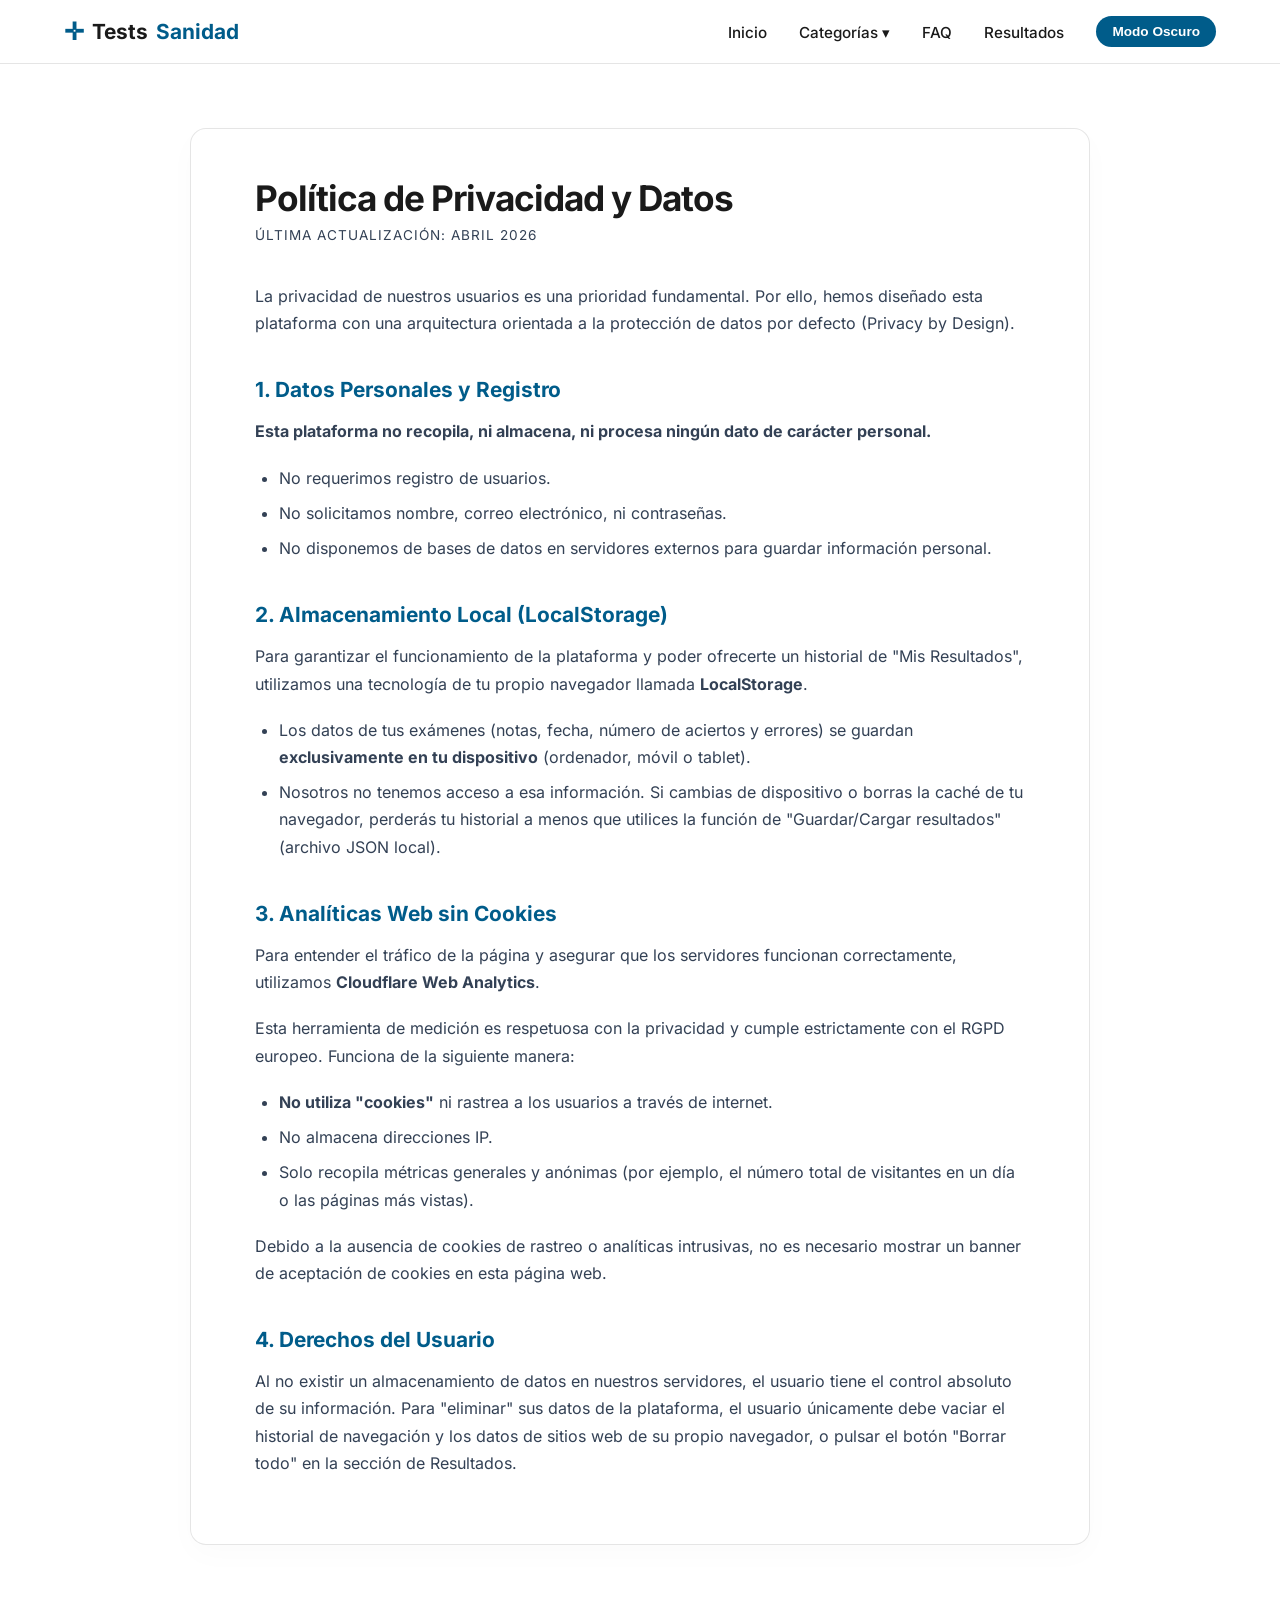
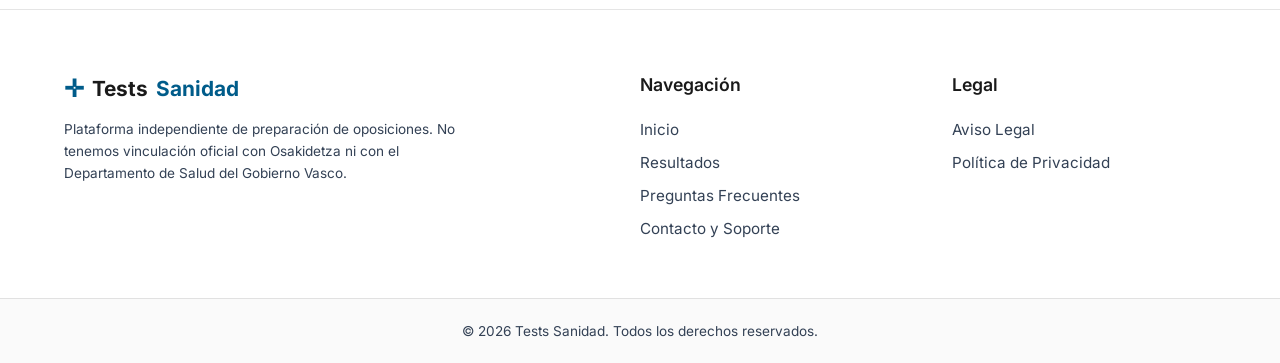
<file: testsanidad/privacidad.html>
<!DOCTYPE html>
<html lang="es" data-theme="light">
<head>
    <meta charset="UTF-8">
    <meta name="viewport" content="width=device-width, initial-scale=1.0">
    <title>Política de Privacidad — Tests Sanidad</title>
    <meta name="robots" content="noindex">
    <link rel="stylesheet" href="./css/style.css">
    <link rel="icon" type="image/png" href="./img/favicon.png">
    <link rel="apple-touch-icon" href="./img/favicon.png">
</head>
<body>

    <nav class="top-nav">
        <div class="nav-container">
            <div class="logo"><span class="logo-icon">✛</span> Tests <span>Sanidad</span></div>
            <div class="menu-toggle" id="mobile-menu">
                <span class="bar"></span><span class="bar"></span><span class="bar"></span>
            </div>
            <ul class="nav-links" id="nav-list">
                <li><a href="index.html">Inicio</a></li>
                <li class="dropdown">
                    <a href="#" class="dropbtn">Categorías ▾</a>
                    <ul class="dropdown-menu">
                        <li><a href="celador.html">Celador/a</a></li>
                    </ul>
                </li>
                <li><a href="faq.html">FAQ</a></li>
                <li><a href="resultados.html">Resultados</a></li>
                <li><button id="theme-toggle" class="theme-btn">Modo Oscuro</button></li>
            </ul>
        </div>
    </nav>

    <main class="legal-section">
        <div class="legal-content">
            <h1>Política de Privacidad y Datos</h1>
            <span class="last-update">Última actualización: Abril 2026</span>

            <p>La privacidad de nuestros usuarios es una prioridad fundamental. Por ello, hemos diseñado esta plataforma con una arquitectura orientada a la protección de datos por defecto (Privacy by Design).</p>

            <h2>1. Datos Personales y Registro</h2>
            <p><strong>Esta plataforma no recopila, ni almacena, ni procesa ningún dato de carácter personal.</strong></p>
            <ul>
                <li>No requerimos registro de usuarios.</li>
                <li>No solicitamos nombre, correo electrónico, ni contraseñas.</li>
                <li>No disponemos de bases de datos en servidores externos para guardar información personal.</li>
            </ul>

            <h2>2. Almacenamiento Local (LocalStorage)</h2>
            <p>Para garantizar el funcionamiento de la plataforma y poder ofrecerte un historial de "Mis Resultados", utilizamos una tecnología de tu propio navegador llamada <strong>LocalStorage</strong>.</p>
            <ul>
                <li>Los datos de tus exámenes (notas, fecha, número de aciertos y errores) se guardan <strong>exclusivamente en tu dispositivo</strong> (ordenador, móvil o tablet).</li>
                <li>Nosotros no tenemos acceso a esa información. Si cambias de dispositivo o borras la caché de tu navegador, perderás tu historial a menos que utilices la función de "Guardar/Cargar resultados" (archivo JSON local).</li>
            </ul>

            <h2>3. Analíticas Web sin Cookies</h2>
            <p>Para entender el tráfico de la página y asegurar que los servidores funcionan correctamente, utilizamos <strong>Cloudflare Web Analytics</strong>.</p>
            <p>Esta herramienta de medición es respetuosa con la privacidad y cumple estrictamente con el RGPD europeo. Funciona de la siguiente manera:</p>
            <ul>
                <li><strong>No utiliza "cookies"</strong> ni rastrea a los usuarios a través de internet.</li>
                <li>No almacena direcciones IP.</li>
                <li>Solo recopila métricas generales y anónimas (por ejemplo, el número total de visitantes en un día o las páginas más vistas).</li>
            </ul>
            <p>Debido a la ausencia de cookies de rastreo o analíticas intrusivas, no es necesario mostrar un banner de aceptación de cookies en esta página web.</p>

            <h2>4. Derechos del Usuario</h2>
            <p>Al no existir un almacenamiento de datos en nuestros servidores, el usuario tiene el control absoluto de su información. Para "eliminar" sus datos de la plataforma, el usuario únicamente debe vaciar el historial de navegación y los datos de sitios web de su propio navegador, o pulsar el botón "Borrar todo" en la sección de Resultados.</p>
        </div>
    </main>

       <footer class="site-footer">
        <div class="footer-container">
            <div class="footer-col brand-col">
                <div class="logo"><span class="logo-icon">✛</span> Tests <span>Sanidad</span></div>
                <p class="disclaimer">Plataforma independiente de preparación de oposiciones. No tenemos vinculación oficial con Osakidetza ni con el Departamento de Salud del Gobierno Vasco.</p>
            </div>
            <div class="footer-col links-col">
                <h3>Navegación</h3>
                <ul>
                    <li><a href="index.html">Inicio</a></li>
                    <li><a href="resultados.html">Resultados</a></li>
                    <li><a href="faq.html">Preguntas Frecuentes</a></li>
                    <li><a href="contacto.html">Contacto y Soporte</a></li>
                </ul>
            </div>
            <div class="footer-col links-col">
                <h3>Legal</h3>
                <ul>
                    <li><a href="avisolegal.html">Aviso Legal</a></li>
                    <li><a href="privacidad.html">Política de Privacidad</a></li>
                </ul>
            </div>
        </div>
        <div class="footer-bottom">
            <p>&copy; 2026 Tests Sanidad. Todos los derechos reservados.</p>
        </div>
    </footer>

    <script src="./js/main.js"></script>
    <!-- Cloudflare Web Analytics --><script defer src='https://static.cloudflareinsights.com/beacon.min.js' data-cf-beacon='{"token": "338e30392f274fa3b6d7e2523250e90b"}'></script><!-- End Cloudflare Web Analytics -->
</body>
</html>
</file>
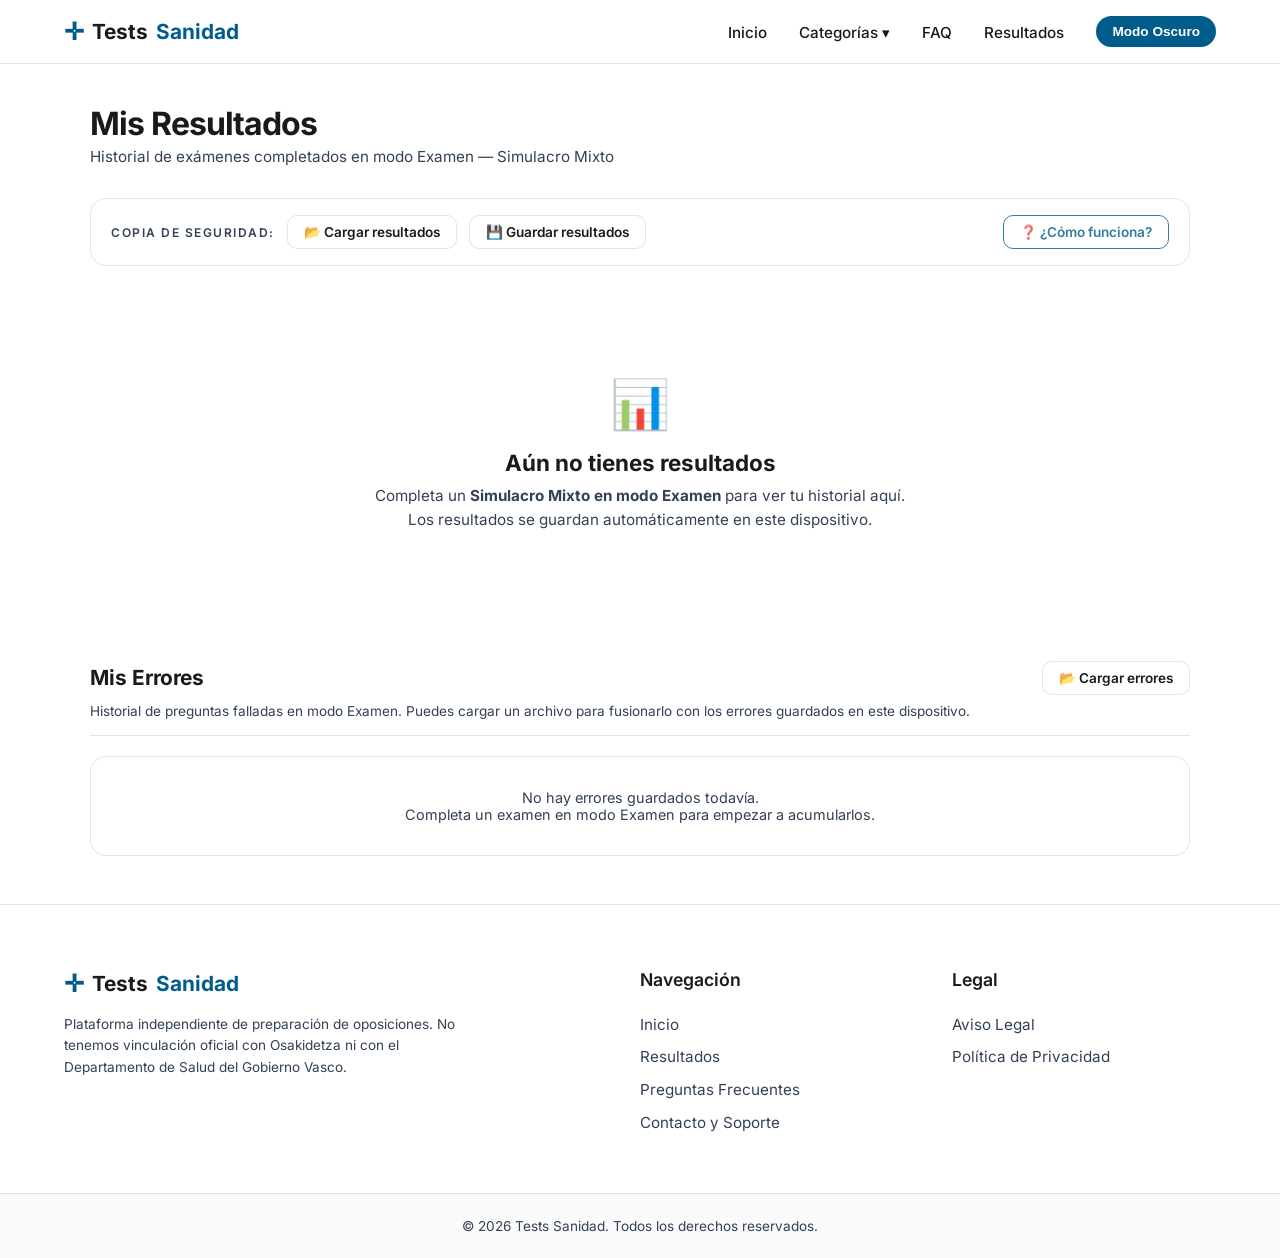
<file: testsanidad/resultados.html>
<!DOCTYPE html>
<html lang="es" data-theme="light">
<head>
    <meta charset="UTF-8">
    <meta name="viewport" content="width=device-width, initial-scale=1.0">
    <title>Mis Resultados — Tests Sanidad</title>
    <meta name="robots" content="noindex">
    <link rel="stylesheet" href="./css/style.css">
    <link rel="stylesheet" href="./css/resultados.css">
    <link rel="icon" type="image/png" href="./img/favicon.png">
    <link rel="apple-touch-icon" href="./img/favicon.png">
    <script src="./vendor/chart.umd.min.js"></script>
</head>
<body>

    <nav class="top-nav">
        <div class="nav-container">
            <div class="logo"><span class="logo-icon">✛</span> Tests <span>Sanidad</span></div>
            <div class="menu-toggle" id="mobile-menu">
                <span class="bar"></span><span class="bar"></span><span class="bar"></span>
            </div>
            <ul class="nav-links" id="nav-list">
                <li><a href="index.html">Inicio</a></li>
                <li class="dropdown">
                    <a href="#" class="dropbtn">Categorías ▾</a>
                    <ul class="dropdown-menu">
                        <li><a href="celador.html">Celador/a</a></li>
                    </ul>
                </li>
                <li><a href="faq.html">FAQ</a></li>
                <li><a href="resultados.html">Resultados</a></li>
                <li><button id="theme-toggle" class="theme-btn">Modo Oscuro</button></li>
            </ul>
        </div>
    </nav>

    <div class="resultados-page">
        <div class="resultados-container">

            <div class="page-header">
                <h1>Mis Resultados</h1>
                <p>Historial de exámenes completados en modo Examen — Simulacro Mixto</p>
            </div>

            <div class="backup-bar">
                <span class="backup-label">Copia de seguridad:</span>
                <label class="btn-backup btn-file">
                    📂 Cargar resultados
                    <input type="file" id="fileInput" accept=".json">
                </label>
                <button class="btn-backup" id="btnExport">💾 Guardar resultados</button>
                <div class="backup-feedback" id="backupFeedback"></div>
                <button class="btn-help" id="btnHelp">❓ ¿Cómo funciona?</button>
            </div>

            <div class="empty-state" id="emptyState">
                <div class="empty-icon">📊</div>
                <div class="empty-title">Aún no tienes resultados</div>
                <div class="empty-desc">
                    Completa un <strong>Simulacro Mixto en modo Examen</strong> para ver tu historial aquí.<br>
                    Los resultados se guardan automáticamente en este dispositivo.
                </div>
            </div>

            <div id="mainContent">

                <div class="filter-section">
                    <span class="filter-label">FILTRAR:</span>
                    <div id="filterBar"></div>
                </div>

                <div class="stats-grid">
                    <div class="stat-card"><div class="stat-n" id="statTotal">0</div><div class="stat-l">Exámenes</div></div>
                    <div class="stat-card"><div class="stat-n" id="statMedia">—</div><div class="stat-l">Nota media</div></div>
                    <div class="stat-card"><div class="stat-n green" id="statMejor">—</div><div class="stat-l">Mejor nota</div></div>
                    <div class="stat-card"><div class="stat-n red" id="statPeor">—</div><div class="stat-l">Peor nota</div></div>
                </div>

                <div class="charts-grid">
                    <div class="chart-card">
                        <div class="chart-card-title">Evolución de la nota</div>
                        <div class="chart-wrap"><canvas id="chartEvolucion"></canvas></div>
                    </div>
                    <div class="chart-card">
                        <div class="chart-card-title">Nota media por categoría</div>
                        <div class="chart-wrap"><canvas id="chartCategorias"></canvas></div>
                    </div>
                </div>

                <div class="table-section-header">
                    <div class="table-section-title">Historial completo</div>
                    <button class="btn-clear" id="btnClear">🗑 Borrar todo</button>
                </div>

                <div class="table-wrap">
                    <table>
                        <thead>
                            <tr>
                                <th data-sort="fecha" id="th-fecha">Fecha</th>
                                <th data-sort="categoria" id="th-categoria">Categoría</th>
                                <th data-sort="total" id="th-total">Preguntas</th>
                                <th data-sort="correctas" id="th-correctas">Correctas</th>
                                <th data-sort="incorrectas" id="th-incorrectas">Incorrectas</th>
                                <th data-sort="nota" id="th-nota">Nota</th>
                            </tr>
                        </thead>
                        <tbody id="tableBody"></tbody>
                    </table>
                </div>

            </div>
        </div>
    </div>

    <!-- ── SECCIÓN ERRORES ── -->
    <div class="resultados-page resultados-page-errores">
        <div class="resultados-container">

            <div class="errores-section-header">
                <div class="errores-section-title">Mis Errores</div>
                <label class="btn-backup btn-file">
                    📂 Cargar errores
                    <input type="file" id="errFileInput" accept=".json">
                </label>
                <div class="errores-section-desc">Historial de preguntas falladas en modo Examen. Puedes cargar un archivo para fusionarlo con los errores guardados en este dispositivo.</div>
            </div>

            <div class="backup-feedback" id="erroresFeedback"></div>
            <div id="erroresSection"></div>

        </div>
    </div>

    <footer class="site-footer">
        <div class="footer-container">
            <div class="footer-col brand-col">
                <div class="logo"><span class="logo-icon">✛</span> Tests <span>Sanidad</span></div>
                <p class="disclaimer">Plataforma independiente de preparación de oposiciones. No tenemos vinculación oficial con Osakidetza ni con el Departamento de Salud del Gobierno Vasco.</p>
            </div>
            <div class="footer-col links-col">
                <h3>Navegación</h3>
                <ul>
                    <li><a href="index.html">Inicio</a></li>
                    <li><a href="resultados.html">Resultados</a></li>
                    <li><a href="faq.html">Preguntas Frecuentes</a></li>
                    <li><a href="contacto.html">Contacto y Soporte</a></li>
                </ul>
            </div>
            <div class="footer-col links-col">
                <h3>Legal</h3>
                <ul>
                    <li><a href="avisolegal.html">Aviso Legal</a></li>
                    <li><a href="privacidad.html">Política de Privacidad</a></li>
                </ul>
            </div>
        </div>
        <div class="footer-bottom">
            <p>&copy; 2026 Tests Sanidad. Todos los derechos reservados.</p>
        </div>
    </footer>

    <!-- Modal ayuda -->
    <div class="modal-overlay" id="helpOverlay">
        <div class="modal-box">
            <div class="modal-header">
                <div>
                    <h2>¿Cómo funciona?</h2>
                    <p>Guía rápida del sistema de resultados</p>
                </div>
                <button class="btn-close" id="btnCloseHelp">✕</button>
            </div>
            <div class="help-items">
                <div class="help-item">
                    <div class="help-item-icon">📊</div>
                    <div>
                        <div class="help-item-title">¿Qué se guarda aquí?</div>
                        <div class="help-item-desc">Solo los <strong>Simulacros Mixtos en modo Examen</strong>. El resto de modos y bloques no generan historial en esta página.</div>
                    </div>
                </div>
                <div class="help-item">
                    <div class="help-item-icon">💾</div>
                    <div>
                        <div class="help-item-title">¿Dónde se guardan?</div>
                        <div class="help-item-desc">En este navegador automáticamente. Si limpias el historial del navegador o cambias de dispositivo, usa el botón guardar para hacer una copia.</div>
                    </div>
                </div>
                <div class="help-item">
                    <div class="help-item-icon">📂</div>
                    <div>
                        <div class="help-item-title">Cargar resultados</div>
                        <div class="help-item-desc">Si tienes un archivo <strong>mis_resultados_osakidetza.json</strong> de otro dispositivo, cárgalo aquí. Se fusionará sin duplicar nada.</div>
                    </div>
                </div>
                <div class="help-item">
                    <div class="help-item-icon">💾</div>
                    <div>
                        <div class="help-item-title">Guardar resultados</div>
                        <div class="help-item-desc">Descarga tu historial completo. Guarda siempre el mismo archivo y sobreescríbelo para no acumular copias.</div>
                    </div>
                </div>
                <div class="help-item">
                    <div class="help-item-icon">🗑</div>
                    <div>
                        <div class="help-item-title">Borrar todo</div>
                        <div class="help-item-desc">Elimina el historial permanentemente de este dispositivo. Haz una copia antes si no quieres perder los datos.</div>
                    </div>
                </div>
            </div>
            <button class="btn-modal-ok" id="btnOkHelp">Entendido</button>
        </div>
    </div>

    <script src="./js/main.js"></script>
    <script src="./js/resultados.js"></script>
    <!-- Cloudflare Web Analytics --><script defer src='https://static.cloudflareinsights.com/beacon.min.js' data-cf-beacon='{"token": "338e30392f274fa3b6d7e2523250e90b"}'></script><!-- End Cloudflare Web Analytics -->
</body>
</html>
</file>
<file: assets/css/base.css>
/* ==========================================================
   base.css — fuentes, variables, reset y tipografía
   ========================================================== */

@font-face {
  font-family: "Plus Jakarta Sans";
  src: url("../fonts/plus-jakarta-sans.woff2") format("woff2");
  font-weight: 200 800;
  font-style: normal;
  font-display: swap;
}

@font-face {
  font-family: "JetBrains Mono";
  src: url("../fonts/jetbrains-mono.woff2") format("woff2");
  font-weight: 100 800;
  font-style: normal;
  font-display: swap;
}

:root {
  /* Color */
  --bg: #fafafb;
  --ink: #16161d;
  --ink-soft: #3a3a46;
  --muted: #5d5d6b;
  --line: rgba(22, 22, 45, 0.08);
  --line-strong: rgba(22, 22, 45, 0.14);
  --glass: rgba(255, 255, 255, 0.72);
  --glass-strong: rgba(255, 255, 255, 0.88);

  --a1: #6366f1;          /* índigo */
  --a2: #a855f7;          /* violeta */
  --a-soft: #eef0ff;
  --a-ink: #4338ca;
  --grad: linear-gradient(100deg, var(--a1), var(--a2));

  --ok: #16a34a;
  --ok-soft: #ecfdf3;
  --ok-ink: #166534;

  /* Tipografía */
  --font: "Plus Jakarta Sans", system-ui, -apple-system, "Segoe UI", Roboto, sans-serif;
  --mono: "JetBrains Mono", ui-monospace, "Cascadia Code", Consolas, monospace;

  /* Radios: cada nivel de jerarquía tiene el suyo */
  --r-xl: 28px;   /* bloques grandes (contacto) */
  --r-lg: 22px;   /* tarjetas */
  --r-md: 14px;   /* elementos internos */
  --r-pill: 999px;

  /* Sombras */
  --shadow: 0 1px 2px rgba(30, 27, 75, 0.04), 0 8px 24px rgba(30, 27, 75, 0.06);
  --shadow-hover: 0 2px 4px rgba(30, 27, 75, 0.05), 0 18px 40px rgba(67, 56, 202, 0.12);

  /* Layout */
  --max: 1080px;
  --nav-h: 64px;
  --ease: cubic-bezier(0.22, 1, 0.36, 1);
}

*,
*::before,
*::after {
  box-sizing: border-box;
}

html {
  scroll-behavior: smooth;
  scroll-padding-top: calc(var(--nav-h) + 32px);
  -webkit-text-size-adjust: 100%;
}

body {
  margin: 0;
  font-family: var(--font);
  font-size: 1rem;
  line-height: 1.65;
  color: var(--ink);
  background: var(--bg);
  -webkit-font-smoothing: antialiased;
  overflow-x: hidden;
}

img,
svg {
  display: block;
  max-width: 100%;
}

h1,
h2,
h3,
h4,
p,
ul,
ol {
  margin: 0;
}

ul,
ol {
  padding: 0;
  list-style: none;
}

a {
  color: inherit;
  text-decoration: none;
}

button,
input,
textarea {
  font: inherit;
  color: inherit;
}

::selection {
  background: var(--a-soft);
  color: var(--a-ink);
}

:focus-visible {
  outline: 2px solid var(--a1);
  outline-offset: 3px;
  border-radius: 8px;
}

/* Escala tipográfica */
h1 {
  font-size: clamp(2.6rem, 6.5vw, 4.6rem);
  font-weight: 700;
  line-height: 1.04;
  letter-spacing: -0.035em;
}

h2 {
  font-size: clamp(1.7rem, 3.4vw, 2.3rem);
  font-weight: 700;
  line-height: 1.15;
  letter-spacing: -0.025em;
}

h3 {
  font-size: 1.08rem;
  font-weight: 700;
  line-height: 1.3;
  letter-spacing: -0.01em;
}

.mono {
  font-family: var(--mono);
}

.muted {
  color: var(--muted);
}

.grad-text {
  background: var(--grad);
  -webkit-background-clip: text;
  background-clip: text;
  color: transparent;
}

.sr-only {
  position: absolute;
  width: 1px;
  height: 1px;
  padding: 0;
  margin: -1px;
  overflow: hidden;
  clip: rect(0, 0, 0, 0);
  white-space: nowrap;
  border: 0;
}

.skip-link {
  position: absolute;
  left: 16px;
  top: -60px;
  z-index: 100;
  padding: 10px 16px;
  border-radius: var(--r-pill);
  background: var(--ink);
  color: #fff;
  font-size: 0.9rem;
}

.skip-link:focus {
  top: 16px;
}

.icon {
  width: 18px;
  height: 18px;
  flex: none;
  fill: none;
  stroke: currentColor;
  stroke-width: 2;
  stroke-linecap: round;
  stroke-linejoin: round;
}
</file>
<file: assets/css/layout.css>
/* ==========================================================
   layout.css — estructura de página
   ========================================================== */

.container {
  width: min(100% - 40px, var(--max));
  margin-inline: auto;
}

/* ---------- Fondo con manchas ---------- */
.backdrop {
  position: absolute;
  inset: 0 0 auto 0;
  height: 1100px;
  overflow: hidden;
  pointer-events: none;
  z-index: -1;
}

.blob {
  position: absolute;
  border-radius: 50%;
  filter: blur(90px);
  opacity: 0.32;
}

.blob--1 {
  width: 520px;
  height: 520px;
  top: -160px;
  right: -120px;
  background: var(--a2);
}

.blob--2 {
  width: 440px;
  height: 440px;
  top: 260px;
  left: -180px;
  background: var(--a1);
}

.blob--3 {
  width: 300px;
  height: 300px;
  top: 520px;
  right: 18%;
  background: #60a5fa;
  opacity: 0.18;
}

/* ---------- Navegación ---------- */
.progress {
  position: fixed;
  inset: 0 0 auto 0;
  height: 3px;
  z-index: 60;
  background: var(--grad);
  transform-origin: 0 50%;
  transform: scaleX(var(--progress, 0));
}

.nav {
  position: fixed;
  top: 14px;
  left: 50%;
  z-index: 50;
  width: min(100% - 28px, var(--max));
  transform: translateX(-50%);
}

.nav__bar {
  display: flex;
  align-items: center;
  justify-content: space-between;
  gap: 16px;
  height: var(--nav-h);
  padding: 0 10px 0 22px;
  border: 1px solid var(--line);
  border-radius: var(--r-pill);
  background: var(--glass);
  backdrop-filter: saturate(160%) blur(16px);
  -webkit-backdrop-filter: saturate(160%) blur(16px);
  box-shadow: var(--shadow);
  transition: box-shadow 0.3s var(--ease);
}

.nav.is-scrolled .nav__bar {
  box-shadow: var(--shadow-hover);
}

.logo {
  font-family: var(--mono);
  font-size: 0.98rem;
  font-weight: 500;
  white-space: nowrap;
}

.nav__links {
  display: flex;
  align-items: center;
  gap: 4px;
}

.nav__link {
  padding: 8px 14px;
  border-radius: var(--r-pill);
  font-size: 0.9rem;
  color: var(--muted);
  transition: color 0.2s, background-color 0.2s;
}

.nav__link:hover {
  color: var(--ink);
  background: rgba(99, 102, 241, 0.06);
}

.nav__link.is-active {
  color: var(--a-ink);
  background: var(--a-soft);
}

.nav__toggle {
  display: none;
  width: 44px;
  height: 44px;
  border: 0;
  border-radius: 50%;
  background: transparent;
  cursor: pointer;
}

.nav__toggle .icon {
  margin: auto;
  width: 22px;
  height: 22px;
}

/* ---------- Hero ---------- */
.hero {
  padding: calc(var(--nav-h) + 110px) 0 90px;
  text-align: center;
}

.hero__role {
  margin-top: 18px;
  font-size: clamp(1.1rem, 2.2vw, 1.35rem);
  font-weight: 500;
  color: var(--ink-soft);
}

.hero__lead {
  max-width: 600px;
  margin: 14px auto 0;
  font-size: 1.04rem;
  color: var(--muted);
}

.hero__actions {
  display: flex;
  flex-wrap: wrap;
  justify-content: center;
  gap: 12px;
  margin-top: 32px;
}

.hero__meta {
  display: flex;
  flex-wrap: wrap;
  justify-content: center;
  gap: 8px 22px;
  margin-top: 28px;
  font-size: 0.9rem;
  color: var(--muted);
}

/* ---------- Secciones ---------- */
.section {
  padding: 72px 0;
}

.section__head {
  max-width: 640px;
  margin-bottom: 32px;
}

.section__path {
  display: inline-block;
  margin-bottom: 8px;
  font-family: var(--mono);
  font-size: 0.85rem;
  color: var(--a1);
}

.section__intro {
  margin-top: 10px;
  color: var(--muted);
}

/* Bento "sobre mí" */
.bento {
  display: grid;
  grid-template-columns: repeat(6, minmax(0, 1fr));
  gap: 16px;
}

.bento__about {
  grid-column: span 4;
}

.bento__place,
.bento__study,
.bento__cert,
.bento__langs {
  grid-column: span 2;
}

.bento__langs {
  grid-column: span 2;
}

/* Experiencia */
.exp {
  max-width: 820px;
}

/* Proyectos */
.projects {
  display: grid;
  grid-template-columns: repeat(2, minmax(0, 1fr));
  gap: 20px;
}

/* Habilidades */
.skills {
  display: grid;
  grid-template-columns: repeat(3, minmax(0, 1fr));
  gap: 16px;
}

/* Formación */
.edu {
  display: grid;
  grid-template-columns: minmax(0, 1.15fr) minmax(0, 1fr);
  gap: 40px;
  align-items: start;
}

.subhead {
  margin-bottom: 18px;
  font-size: 1.15rem;
}

.certs {
  display: grid;
  gap: 14px;
}

/* Contacto */
.footer {
  padding: 40px 0 48px;
  font-size: 0.88rem;
  color: var(--muted);
}

.footer__inner {
  display: flex;
  flex-wrap: wrap;
  justify-content: space-between;
  gap: 12px;
  padding-top: 28px;
  border-top: 1px solid var(--line);
}

.footer a:hover {
  color: var(--ink);
}

/* Páginas interiores (contacto, gracias, 404) */
.page {
  padding: calc(var(--nav-h) + 90px) 0 80px;
}

.page__grid {
  display: grid;
  grid-template-columns: minmax(0, 1.4fr) minmax(0, 1fr);
  gap: 24px;
  align-items: start;
  margin-top: 36px;
}

.page--center {
  min-height: 80vh;
  display: grid;
  place-items: center;
  text-align: center;
}

/* ---------- Responsive ---------- */
@media (max-width: 960px) {
  .bento__about {
    grid-column: span 6;
  }

  .bento__place,
  .bento__study,
  .bento__cert,
  .bento__langs {
    grid-column: span 3;
  }

  .skills {
    grid-template-columns: repeat(2, minmax(0, 1fr));
  }

  .edu,
  .page__grid {
    grid-template-columns: minmax(0, 1fr);
  }
}

@media (max-width: 760px) {
  .nav__toggle {
    display: grid;
  }

  .nav__links {
    position: absolute;
    top: calc(100% + 10px);
    left: 0;
    right: 0;
    flex-direction: column;
    align-items: stretch;
    padding: 10px;
    border: 1px solid var(--line);
    border-radius: var(--r-lg);
    background: rgba(255, 255, 255, 0.98);
    box-shadow: var(--shadow-hover);
    opacity: 0;
    visibility: hidden;
    transform: translateY(-8px);
    transition: opacity 0.25s var(--ease), transform 0.25s var(--ease), visibility 0.25s;
  }

  .nav.is-open .nav__links {
    opacity: 1;
    visibility: visible;
    transform: none;
  }

  .nav__link {
    padding: 12px 16px;
    font-size: 1rem;
  }

  .nav__links .btn {
    margin-top: 6px;
    justify-content: center;
  }

  .projects,
  .skills {
    grid-template-columns: minmax(0, 1fr);
  }

  .bento__place,
  .bento__study,
  .bento__cert,
  .bento__langs {
    grid-column: span 6;
  }

  .hero {
    padding-top: calc(var(--nav-h) + 80px);
  }

  .section {
    padding: 56px 0;
  }
}

.h1--page {
  font-size: clamp(2.2rem, 5vw, 3.4rem);
}

.page--center .section__intro {
  max-width: 480px;
  margin-inline: auto;
}

.footer__links {
  display: flex;
  flex-wrap: wrap;
  gap: 8px 22px;
}
</file>
<file: assets/css/components.css>
/* ==========================================================
   components.css — piezas reutilizables
   ========================================================== */

/* ---------- Botones ---------- */
.btn {
  display: inline-flex;
  align-items: center;
  gap: 8px;
  min-height: 46px;
  padding: 0 22px;
  border: 1px solid transparent;
  border-radius: var(--r-pill);
  font-size: 0.95rem;
  font-weight: 500;
  line-height: 1;
  cursor: pointer;
  transition: transform 0.2s var(--ease), box-shadow 0.2s var(--ease), background-color 0.2s, border-color 0.2s;
}

.btn:active {
  transform: scale(0.97);
}

.btn--primary {
  color: #fff;
  background: var(--grad);
  box-shadow: 0 6px 20px rgba(99, 102, 241, 0.3);
}

.btn--primary:hover {
  box-shadow: 0 10px 28px rgba(124, 58, 237, 0.38);
  transform: translateY(-1px);
}

.btn--ghost {
  background: var(--glass-strong);
  border-color: var(--line-strong);
}

.btn--ghost:hover {
  border-color: rgba(99, 102, 241, 0.4);
  background: #fff;
}

.btn--dark {
  min-height: 42px;
  padding: 0 18px;
  color: #fff;
  background: var(--ink);
}

.btn--dark:hover {
  background: #2c2c3a;
}

.btn--sm {
  min-height: 36px;
  padding: 0 14px;
  font-size: 0.85rem;
}

/* ---------- Píldora de estado ---------- */
.status {
  display: inline-flex;
  align-items: center;
  gap: 9px;
  padding: 7px 14px 7px 12px;
  border: 1px solid var(--line);
  border-radius: var(--r-pill);
  background: var(--glass-strong);
  font-size: 0.85rem;
  font-weight: 500;
  color: var(--ok-ink);
  margin-bottom: 26px;
}

.status__dot {
  width: 8px;
  height: 8px;
  border-radius: 50%;
  background: var(--ok);
}

/* ---------- Enlaces con icono ---------- */
.link {
  display: inline-flex;
  align-items: center;
  gap: 7px;
  transition: color 0.2s;
}

.link:hover {
  color: var(--a-ink);
}

.link .icon {
  width: 16px;
  height: 16px;
}

.link--accent {
  color: var(--a1);
  font-weight: 500;
  font-size: 0.92rem;
}

.link--accent:hover .icon {
  transform: translate(2px, -2px);
}

.link--accent .icon {
  transition: transform 0.2s var(--ease);
}

/* ---------- Tarjeta base ---------- */
.card {
  position: relative;
  padding: 24px;
  border: 1px solid var(--line);
  border-radius: var(--r-lg);
  background: var(--glass);
  backdrop-filter: blur(10px);
  -webkit-backdrop-filter: blur(10px);
  box-shadow: var(--shadow);
}

.card--lift {
  transition: transform 0.35s var(--ease), box-shadow 0.35s var(--ease), border-color 0.35s;
}

.card--lift:hover {
  transform: translateY(-5px);
  box-shadow: var(--shadow-hover);
  border-color: rgba(99, 102, 241, 0.22);
}

.card__icon {
  display: grid;
  place-items: center;
  width: 42px;
  height: 42px;
  margin-bottom: 16px;
  border-radius: var(--r-md);
  background: var(--a-soft);
  color: var(--a-ink);
}

.card__icon .icon {
  width: 20px;
  height: 20px;
}

.card__title {
  margin-bottom: 6px;
}

.card__title + .chips {
  margin-top: 12px;
}

.card__text {
  font-size: 0.94rem;
  color: var(--muted);
}

.card__text + .card__text {
  margin-top: 12px;
}

.card__foot {
  margin-top: 16px;
}

/* Tarjeta con número grande */
.big {
  display: block;
  font-size: 3rem;
  font-weight: 700;
  line-height: 1;
  letter-spacing: -0.04em;
  margin-bottom: 10px;
}

/* ---------- Chips ---------- */
.chips {
  display: flex;
  flex-wrap: wrap;
  gap: 7px;
}

.chip {
  display: inline-block;
  padding: 5px 11px;
  border-radius: var(--r-pill);
  background: var(--a-soft);
  color: var(--a-ink);
  font-size: 0.8rem;
  font-weight: 500;
  line-height: 1.4;
}

.chip--plain {
  background: rgba(22, 22, 45, 0.05);
  color: var(--ink-soft);
}

.tag {
  display: inline-block;
  padding: 3px 10px;
  border-radius: var(--r-pill);
  font-size: 0.75rem;
  font-weight: 500;
  white-space: nowrap;
}

.tag--wip {
  background: #fff7ed;
  color: #9a3412;
}

.tag--ok {
  background: var(--ok-soft);
  color: var(--ok-ink);
}

/* ---------- Idiomas ---------- */
.langs {
  display: grid;
  gap: 14px;
  margin-top: 4px;
}

.lang__row {
  display: flex;
  justify-content: space-between;
  gap: 8px;
  margin-bottom: 6px;
  font-size: 0.9rem;
}

.lang__level {
  color: var(--muted);
}

.lang__bar {
  height: 6px;
  border-radius: var(--r-pill);
  background: rgba(22, 22, 45, 0.07);
  overflow: hidden;
}

.lang__fill {
  display: block;
  height: 100%;
  width: var(--w, 0%);
  border-radius: inherit;
  background: var(--grad);
  transition: width 1.2s var(--ease);
}

/* ---------- Proyectos ---------- */
.project {
  display: flex;
  flex-direction: column;
  padding: 0;
  overflow: hidden;
}

.project__bar {
  display: flex;
  align-items: center;
  gap: 12px;
  padding: 12px 18px;
  border-bottom: 1px solid var(--line);
  background: rgba(255, 255, 255, 0.55);
}

.project__dots {
  display: flex;
  gap: 6px;
}

.project__dots span {
  width: 10px;
  height: 10px;
  border-radius: 50%;
  background: rgba(22, 22, 45, 0.12);
  transition: background-color 0.3s;
}

.project:hover .project__dots span:nth-child(1) { background: #f87171; }
.project:hover .project__dots span:nth-child(2) { background: #fbbf24; }
.project:hover .project__dots span:nth-child(3) { background: #4ade80; }

.project__url {
  flex: 1;
  min-width: 0;
  padding: 4px 12px;
  border-radius: var(--r-pill);
  background: rgba(22, 22, 45, 0.05);
  font-family: var(--mono);
  font-size: 0.78rem;
  color: var(--muted);
  white-space: nowrap;
  overflow: hidden;
  text-overflow: ellipsis;
}

.project__body {
  display: flex;
  flex-direction: column;
  flex: 1;
  padding: 24px;
}

.project__head {
  display: flex;
  justify-content: space-between;
  align-items: flex-start;
  gap: 12px;
  margin-bottom: 8px;
}

.project__head h3 {
  font-size: 1.25rem;
}

.project .chips {
  margin-top: 18px;
}

.project .card__foot {
  margin-top: auto;
  padding-top: 20px;
}

/* ---------- Timeline ---------- */
.timeline {
  position: relative;
  display: grid;
  gap: 26px;
  padding-left: 28px;
}

.timeline::before {
  content: "";
  position: absolute;
  left: 6px;
  top: 8px;
  bottom: 8px;
  width: 2px;
  border-radius: 2px;
  background: linear-gradient(var(--a1), var(--a2) 60%, rgba(168, 85, 247, 0.1));
}

.tl {
  position: relative;
}

.tl::before {
  content: "";
  position: absolute;
  left: -28px;
  top: 6px;
  width: 14px;
  height: 14px;
  border-radius: 50%;
  background: #fff;
  border: 3px solid var(--a1);
}

.tl--muted::before {
  border-color: rgba(22, 22, 45, 0.18);
}

.tl__date {
  display: block;
  margin-bottom: 4px;
  font-size: 0.82rem;
  font-weight: 500;
  color: var(--a1);
}

.tl--muted .tl__date {
  color: var(--muted);
}

.tl__org {
  margin-top: 2px;
  font-size: 0.92rem;
  color: var(--muted);
}

.tl__text {
  margin-top: 10px;
  font-size: 0.94rem;
  color: var(--ink-soft);
}

.tl .chips {
  margin-top: 12px;
}

.tl__label {
  display: block;
  margin-top: 16px;
  font-size: 0.82rem;
  font-weight: 700;
  color: var(--ink);
}

.sublist {
  display: grid;
  gap: 4px;
  margin-top: 10px;
  font-size: 0.92rem;
  color: var(--ink-soft);
}

.sublist li {
  display: flex;
  justify-content: space-between;
  gap: 16px;
}

.sublist span:last-child {
  color: var(--muted);
  white-space: nowrap;
}

/* ---------- Certificados ---------- */
.cert {
  display: grid;
  grid-template-columns: auto minmax(0, 1fr);
  gap: 16px;
  padding: 20px;
}

.cert .card__icon {
  margin: 0;
}

.cert--featured {
  border-color: rgba(99, 102, 241, 0.3);
  background: linear-gradient(135deg, rgba(238, 240, 255, 0.9), rgba(250, 245, 255, 0.85));
}

.cert--featured .card__icon {
  background: var(--grad);
  color: #fff;
}

.cert__meta {
  margin-top: 2px;
  font-size: 0.86rem;
  color: var(--muted);
}

.cert__actions {
  display: flex;
  flex-wrap: wrap;
  gap: 6px 18px;
  margin-top: 10px;
}

.cert__note {
  margin-top: 10px;
  font-size: 0.86rem;
  color: var(--muted);
}

/* ---------- Bloque de contacto ---------- */
.cta {
  position: relative;
  overflow: hidden;
  padding: clamp(32px, 6vw, 64px);
  border-radius: var(--r-xl);
  background: #17142e;
  color: #fff;
  text-align: center;
  isolation: isolate;
}

.cta::before,
.cta::after {
  content: "";
  position: absolute;
  z-index: -1;
  border-radius: 50%;
  filter: blur(70px);
}

.cta::before {
  width: 380px;
  height: 380px;
  top: -140px;
  left: -80px;
  background: rgba(99, 102, 241, 0.55);
}

.cta::after {
  width: 340px;
  height: 340px;
  bottom: -150px;
  right: -60px;
  background: rgba(168, 85, 247, 0.5);
}

.cta h2 {
  color: #fff;
}

.cta p {
  max-width: 520px;
  margin: 14px auto 0;
  color: rgba(255, 255, 255, 0.75);
}

.cta__actions {
  display: flex;
  flex-wrap: wrap;
  justify-content: center;
  gap: 12px;
  margin-top: 30px;
}

.cta .btn--ghost {
  color: #fff;
  background: rgba(255, 255, 255, 0.08);
  border-color: rgba(255, 255, 255, 0.2);
}

.cta .btn--ghost:hover {
  background: rgba(255, 255, 255, 0.16);
  border-color: rgba(255, 255, 255, 0.35);
}

.cta__path {
  font-family: var(--mono);
  font-size: 0.85rem;
  color: #c4b5fd;
}

/* ---------- Formulario ---------- */
.form {
  display: grid;
  gap: 18px;
}

.form__row {
  display: grid;
  grid-template-columns: repeat(2, minmax(0, 1fr));
  gap: 18px;
}

.field label {
  display: block;
  margin-bottom: 7px;
  font-size: 0.88rem;
  font-weight: 500;
}

.field .optional {
  font-weight: 400;
  color: var(--muted);
}

.field input,
.field textarea {
  width: 100%;
  padding: 13px 16px;
  border: 1px solid var(--line-strong);
  border-radius: var(--r-md);
  background: rgba(255, 255, 255, 0.9);
  font-size: 1rem;
  transition: border-color 0.2s, box-shadow 0.2s;
}

.field textarea {
  min-height: 160px;
  resize: vertical;
}

.field input:focus,
.field textarea:focus {
  outline: none;
  border-color: var(--a1);
  box-shadow: 0 0 0 4px rgba(99, 102, 241, 0.15);
}

.field.has-error input,
.field.has-error textarea {
  border-color: #dc2626;
}

.field__error {
  display: block;
  min-height: 1.2em;
  margin-top: 6px;
  font-size: 0.82rem;
  color: #b91c1c;
}

.form__note {
  font-size: 0.82rem;
  color: var(--muted);
}

.hp {
  position: absolute;
  left: -9999px;
}

.direct {
  display: grid;
  gap: 14px;
  margin-top: 18px;
}

.direct .link {
  font-size: 0.95rem;
}

@media (max-width: 560px) {
  .form__row {
    grid-template-columns: minmax(0, 1fr);
  }

  .cert {
    grid-template-columns: minmax(0, 1fr);
  }
}

.field__error:empty {
  display: none;
}
</file>
<file: assets/css/animations.css>
/* ==========================================================
   animations.css — movimiento
   Todo se desactiva si el usuario pide "reducir movimiento".
   ========================================================== */

/* Cursor del logo */
.cursor {
  display: inline-block;
  width: 0.5em;
  height: 1.05em;
  margin-left: 2px;
  vertical-align: -0.17em;
  border-radius: 1px;
  background: var(--a1);
  animation: blink 1.1s steps(1) infinite;
}

@keyframes blink {
  50% { opacity: 0; }
}

/* Punto de "disponible" */
.status__dot {
  animation: ping 2.2s var(--ease) infinite;
}

@keyframes ping {
  0%   { box-shadow: 0 0 0 0 rgba(22, 163, 74, 0.55); }
  70%  { box-shadow: 0 0 0 8px rgba(22, 163, 74, 0); }
  100% { box-shadow: 0 0 0 0 rgba(22, 163, 74, 0); }
}

/* Manchas del fondo: deriva lenta pero visible, con recorrido irregular */
.blob {
  will-change: transform;
}

.blob--1 { animation: drift-1 16s ease-in-out infinite alternate; }
.blob--2 { animation: drift-2 19s ease-in-out infinite alternate; }
.blob--3 { animation: drift-3 23s ease-in-out infinite alternate; }

@keyframes drift-1 {
  0%   { transform: translate(0, 0) scale(1); }
  33%  { transform: translate(-140px, 90px) scale(1.12); }
  66%  { transform: translate(-60px, 180px) scale(0.92); }
  100% { transform: translate(-200px, 40px) scale(1.05); }
}

@keyframes drift-2 {
  0%   { transform: translate(0, 0) scale(1); }
  33%  { transform: translate(160px, -80px) scale(1.1); }
  66%  { transform: translate(260px, 60px) scale(0.9); }
  100% { transform: translate(100px, 140px) scale(1); }
}

@keyframes drift-3 {
  0%   { transform: translate(0, 0) scale(1); }
  33%  { transform: translate(-120px, -100px) scale(1.15); }
  66%  { transform: translate(80px, -160px) scale(0.95); }
  100% { transform: translate(-60px, 40px) scale(1.08); }
}

/* Entrada del hero: una sola secuencia al cargar */
.hero > .container > * {
  animation: rise 0.9s var(--ease) both;
}

.hero > .container > :nth-child(1) { animation-delay: 0.05s; }
.hero > .container > :nth-child(2) { animation-delay: 0.15s; }
.hero > .container > :nth-child(3) { animation-delay: 0.25s; }
.hero > .container > :nth-child(4) { animation-delay: 0.35s; }
.hero > .container > :nth-child(5) { animation-delay: 0.45s; }
.hero > .container > :nth-child(6) { animation-delay: 0.55s; }

@keyframes rise {
  from {
    opacity: 0;
    transform: translateY(18px);
  }
}

/* Aparición al hacer scroll (solo si JS está activo) */
.js .reveal {
  opacity: 0;
  transform: translateY(22px);
  transition: opacity 0.8s var(--ease), transform 0.8s var(--ease);
  transition-delay: calc(var(--i, 0) * 80ms);
}

.js .reveal.is-visible {
  opacity: 1;
  transform: none;
}

/* Movimiento reducido */
@media (prefers-reduced-motion: reduce) {
  html {
    scroll-behavior: auto;
  }

  *,
  *::before,
  *::after {
    animation-duration: 0.01ms !important;
    animation-iteration-count: 1 !important;
    transition-duration: 0.01ms !important;
    transition-delay: 0s !important;
  }

  .cursor {
    animation: none;
  }

  .js .reveal {
    opacity: 1;
    transform: none;
  }
}
</file>
<file: testsanidad/css/style.css>
/* Inter autoalojada (variable, solo latino: cubre el castellano) */
@font-face {
    font-family: 'Inter';
    font-style: normal;
    font-weight: 400 700;
    font-display: swap;
    src: url(../fonts/inter-latin.woff2) format('woff2');
    unicode-range: U+0000-00FF, U+0131, U+0152-0153, U+02BB-02BC, U+02C6, U+02DA, U+02DC, U+2000-206F, U+20AC, U+2122, U+2191, U+2193, U+2212, U+2215, U+FEFF, U+FFFD;
}

:root {
    --bg-color: #ffffff;
    --text-primary: #1a1a1a;
    --text-secondary: #334155;
    --brand-blue: #005c8a;
    --nav-bg: #ffffff;
    --card-bg: rgba(255, 255, 255, 0.9);
    --card-border: rgba(0, 0, 0, 0.1);
    /* Overlay mucho más suave (0.5) para ver el libro mejor */
    --overlay-gradient: linear-gradient(to right, rgba(255, 255, 255, 0.7) 0%, rgba(255, 255, 255, 0.3) 100%);
    --ecg-color: #005c8a;
}

[data-theme="dark"] {
    --bg-color: #0f172a;
    --text-primary: #f1f5f9;
    --text-secondary: #94a3b8;
    --brand-blue: #38bdf8;
    --nav-bg: #1e293b;
    --card-bg: rgba(30, 41, 59, 0.9);
    --card-border: rgba(255, 255, 255, 0.1);
    --overlay-gradient: linear-gradient(to right, rgba(15, 23, 42, 0.8) 0%, rgba(15, 23, 42, 0.5) 100%);
    --ecg-color: #38bdf8;
}

* { margin: 0; padding: 0; box-sizing: border-box; }

body {
    font-family: 'Inter', sans-serif;
    color: var(--text-primary);
    background-color: var(--bg-color);
    overflow-x: hidden;
}

/* --- NAVEGACIÓN --- */
.top-nav {
    background-color: var(--nav-bg);
    padding: 1rem 0;
    position: sticky;
    top: 0;
    z-index: 1000;
    border-bottom: 1px solid var(--card-border);
}

.nav-container {
    width: 90%;
    max-width: 1200px;
    margin: 0 auto;
    display: flex;
    justify-content: space-between;
    align-items: center;
}

.logo { font-weight: 700; font-size: 1.3rem; display: flex; align-items: center; gap: 8px; }
.logo-icon { color: var(--brand-blue); font-size: 1.5rem;}
.logo span { color: var(--brand-blue); }

.nav-links { display: flex; list-style: none; gap: 2rem; align-items: center; }
.nav-links a { text-decoration: none; color: var(--text-primary); font-size: 0.95rem; font-weight: 500; transition: color 0.3s; }
.nav-links a:hover { color: var(--brand-blue); }

/* Hamburguesa CSS */
.menu-toggle { display: none; cursor: pointer; flex-direction: column; gap: 5px; }
.bar { width: 25px; height: 3px; background-color: var(--text-primary); transition: all 0.3s ease; }

/* Menú Desplegable (Escritorio) */
.dropdown { position: relative; }
.dropdown-menu {
    display: none; position: absolute; top: 100%; left: 0;
    background: var(--nav-bg); border: 1px solid var(--card-border);
    border-radius: 8px; min-width: 180px; padding: 0.5rem 0; box-shadow: 0 10px 15px rgba(0,0,0,0.1);
}
.dropdown:hover .dropdown-menu { display: block; }
.dropdown-menu a { display: block; padding: 0.7rem 1.2rem; }

.theme-btn {
    background: var(--brand-blue); color: white; border: none;
    padding: 0.5rem 1rem; border-radius: 20px; font-size: 0.85rem; cursor: pointer; font-weight: 600;
}

/* --- HERO SECTION --- */
.hero-section {
    position: relative;
    min-height: 90vh;
    display: flex;
    align-items: center;
    background: url(../img/photo-1456513080510-7bf3a84b82f8.avif) center/cover no-repeat;
    padding: 3rem 0;
}

.bg-overlay {
    position: absolute; top: 0; left: 0; width: 100%; height: 100%;
    background: var(--overlay-gradient); z-index: 1;
}

.ecg-container {
    position: absolute; top: 45%; left: 0; width: 100%;
    z-index: 2; opacity: 0.2; pointer-events: none;
}
.ecg-line {
    fill: none; stroke: var(--ecg-color); stroke-width: 4;
    stroke-dasharray: 2000; animation: drawEcg 7s linear infinite;
}

@keyframes drawEcg {
    0% { stroke-dashoffset: 2000; }
    100% { stroke-dashoffset: -2000; }
}

/* --- CONTENIDO --- */
.content-wrapper {
    position: relative; z-index: 10;
    width: 90%; max-width: 1200px; margin: 0 auto;
    display: grid; grid-template-columns: 1.2fr 0.8fr; gap: 4rem; align-items: center;
}

.hero-text h1 { font-size: 3.5rem; line-height: 1.1; margin-bottom: 1.5rem; letter-spacing: -1.5px; }
.hero-text p { font-size: 1.25rem; color: var(--text-secondary); line-height: 1.6; max-width: 500px; }

.hero-cards { display: flex; flex-direction: column; gap: 1.5rem; }

.card {
    background: var(--card-bg);
    border: 1px solid var(--card-border);
    backdrop-filter: blur(12px);
    padding: 2rem; border-radius: 20px;
    box-shadow: 0 10px 30px rgba(0,0,0,0.05);
    transition: all 0.3s ease;
}
.card[href] { display: block; color: inherit; text-decoration: none; }
.card:hover { transform: translateY(-5px); border-color: var(--brand-blue); box-shadow: 0 15px 35px rgba(0,92,138,0.1); }

.card-header { display: flex; align-items: center; gap: 15px; margin-bottom: 1rem; }
.card-header h2 { font-size: 1.5rem; }
.card p { font-size: 0.95rem; color: var(--text-secondary); line-height: 1.6; margin-bottom: 1.5rem; }
.card-footer { color: var(--brand-blue); font-weight: 700; font-size: 0.9rem; letter-spacing: 0.5px;}

/* --- RESPONSIVE --- */

@media (max-width: 992px) {
    .content-wrapper { grid-template-columns: 1fr; text-align: center; gap: 3rem; }
    .hero-text h1 { font-size: 2.8rem; }
    .hero-text p { margin: 0 auto; }
    .hero-cards { max-width: 500px; margin: 0 auto; width: 100%; }
}

@media (max-width: 768px) {
    .menu-toggle { display: flex; z-index: 1001; }
    
    .nav-links {
        position: fixed; top: 0; right: -100%; width: 80%; height: 100vh;
        background-color: var(--nav-bg); flex-direction: column;
        justify-content: center; transition: 0.4s; box-shadow: -10px 0 20px rgba(0,0,0,0.1);
        z-index: 1000;
    }

    .nav-links.active { right: 0; }

    /* Animación hamburguesa a X */
    .menu-toggle.is-active .bar:nth-child(2) { opacity: 0; }
    .menu-toggle.is-active .bar:nth-child(1) { transform: translateY(8px) rotate(45deg); }
    .menu-toggle.is-active .bar:nth-child(3) { transform: translateY(-8px) rotate(-45deg); }

    .hero-text h1 { font-size: 2.2rem; }
    .hero-section { background-position: 70% center; } /* Ajuste de foto para móvil */
}

/* --- FOOTER --- */
.site-footer {
    background-color: var(--nav-bg);
    border-top: 1px solid var(--card-border);
    padding: 4rem 0 0 0;
    margin-top: 0rem;
}

.footer-container {
    width: 90%;
    max-width: 1200px;
    margin: 0 auto;
    display: grid;
    grid-template-columns: 2fr 1fr 1fr;
    gap: 3rem;
    margin-bottom: 3rem;
}

.footer-col h3 {
    font-size: 1.1rem;
    color: var(--text-primary);
    margin-bottom: 1.5rem;
    font-weight: 600;
}

.brand-col .logo {
    margin-bottom: 1rem;
}

.brand-col .disclaimer {
    font-size: 0.85rem;
    color: var(--text-secondary);
    line-height: 1.6;
    max-width: 400px;
}

.links-col ul {
    list-style: none;
}

.links-col ul li {
    margin-bottom: 0.8rem;
}

.links-col ul a {
    text-decoration: none;
    color: var(--text-secondary);
    font-size: 0.95rem;
    transition: color 0.2s;
}

.links-col ul a:hover {
    color: var(--brand-blue);
}

.footer-bottom {
    text-align: center;
    padding: 1.5rem 0;
    border-top: 1px solid var(--card-border);
    background-color: rgba(0, 0, 0, 0.02); /* Un ligerísimo sombreado para separarlo */
}

[data-theme="dark"] .footer-bottom {
    background-color: rgba(255, 255, 255, 0.02);
}

.footer-bottom p {
    font-size: 0.85rem;
    color: var(--text-secondary);
}

/* Responsive del Footer */
@media (max-width: 768px) {
    .footer-container {
        grid-template-columns: 1fr;
        gap: 2rem;
        text-align: left;
    }
    
    .site-footer {
        padding: 3rem 0 0 0;
    }
}

/* --- PÁGINAS LEGALES --- */
.legal-section {
    min-height: calc(100vh - 70px);
    padding: 4rem 0;
    background-color: var(--bg-color);
}

.legal-content {
    background: var(--card-bg);
    border: 1px solid var(--card-border);
    border-radius: 16px;
    padding: 3rem 4rem;
    max-width: 900px;
    margin: 0 auto;
    box-shadow: 0 10px 30px rgba(0,0,0,0.02);
}

.legal-content h1 {
    font-size: 2.2rem;
    color: var(--text-primary);
    margin-bottom: 0.5rem;
    letter-spacing: -1px;
}

.legal-content .last-update {
    font-size: 0.85rem;
    color: var(--text-secondary);
    margin-bottom: 2.5rem;
    display: block;
    text-transform: uppercase;
    letter-spacing: 1px;
}

.legal-content h2 {
    font-size: 1.3rem;
    color: var(--brand-blue);
    margin-top: 2.5rem;
    margin-bottom: 1rem;
}

.legal-content p, .legal-content ul {
    font-size: 1rem;
    color: var(--text-secondary);
    line-height: 1.7;
    margin-bottom: 1.2rem;
}

.legal-content ul {
    padding-left: 1.5rem;
}

.legal-content li {
    margin-bottom: 0.5rem;
}

@media (max-width: 768px) {
    .legal-content { padding: 2rem 1.5rem; width: 90%; }
    .legal-content h1 { font-size: 1.8rem; }
}
</file>
<file: testsanidad/css/celador.css>
/* ── MODAL OVERLAY ── */
.modal-overlay {
    position: fixed;
    inset: 0;
    background: rgba(0, 0, 0, 0.55);
    backdrop-filter: blur(4px);
    z-index: 2000;
    display: flex;
    align-items: center;
    justify-content: center;
    padding: 20px;
    opacity: 0;
    pointer-events: none;
    transition: opacity 0.2s ease;
}
.modal-overlay.open {
    opacity: 1;
    pointer-events: all;
}

/* ── MODAL BOX ── */
.modal-box {
    background: var(--card-bg);
    backdrop-filter: blur(16px);
    border: 1px solid var(--card-border);
    border-radius: 20px;
    padding: 2rem;
    width: 100%;
    max-width: 440px;
    box-shadow: 0 20px 60px rgba(0,0,0,0.2);
    transform: translateY(16px);
    transition: transform 0.25s cubic-bezier(0.4,0,0.2,1);
}
.modal-overlay.open .modal-box {
    transform: translateY(0);
}

.modal-label {
    font-size: 0.75rem;
    font-weight: 600;
    letter-spacing: 2px;
    text-transform: uppercase;
    color: var(--brand-blue);
    margin-bottom: 0.4rem;
}
.modal-title {
    font-size: 1.4rem;
    font-weight: 700;
    color: var(--text-primary);
    margin-bottom: 1.5rem;
    letter-spacing: -0.5px;
}

/* ── OPCIONES DE MODO (modal normal) ── */
.modal-modes {
    display: flex;
    flex-direction: column;
    gap: 0.75rem;
    margin-bottom: 1.25rem;
}
.mode-option {
    background: transparent;
    border: 1.5px solid var(--card-border);
    border-radius: 12px;
    padding: 1rem 1.25rem;
    cursor: pointer;
    display: flex;
    align-items: center;
    gap: 1rem;
    text-align: left;
    width: 100%;
    transition: all 0.18s ease;
    color: var(--text-primary);
}
.mode-option:hover {
    border-color: var(--brand-blue);
    background: rgba(0, 92, 138, 0.05);
}
.mode-option.selected {
    border-color: var(--brand-blue);
    background: rgba(0, 92, 138, 0.08);
}
.mode-option-icon {
    width: 36px;
    height: 36px;
    border-radius: 8px;
    background: rgba(0, 92, 138, 0.1);
    display: flex;
    align-items: center;
    justify-content: center;
    font-size: 1.1rem;
    flex-shrink: 0;
    transition: background 0.18s;
}
.mode-option:hover .mode-option-icon,
.mode-option.selected .mode-option-icon {
    background: var(--brand-blue);
}
.mode-option-info {}
.mode-option-name {
    font-size: 0.95rem;
    font-weight: 700;
    color: var(--text-primary);
    margin-bottom: 2px;
}
.mode-option-desc {
    font-size: 0.8rem;
    color: var(--text-secondary);
}

/* ── INPUT NÚMERO PREGUNTAS ── */
.n-input-section {
    display: none;
    flex-direction: column;
    gap: 0.6rem;
    background: rgba(0,0,0,0.03);
    border: 1.5px solid var(--card-border);
    border-radius: 12px;
    padding: 1rem 1.25rem;
    margin-bottom: 1rem;
    animation: slideDown 0.2s ease;
}
[data-theme="dark"] .n-input-section {
    background: rgba(255,255,255,0.04);
}
.n-input-section.show { display: flex; }

@keyframes slideDown {
    from { opacity: 0; transform: translateY(-6px); }
    to   { opacity: 1; transform: translateY(0); }
}

.n-input-label {
    font-size: 0.8rem;
    color: var(--text-secondary);
    font-weight: 500;
}
.n-input-row {
    display: flex;
    align-items: center;
    gap: 0.75rem;
}
.n-input {
    background: var(--bg-color);
    border: 1.5px solid var(--card-border);
    border-radius: 8px;
    color: var(--text-primary);
    font-family: 'Inter', sans-serif;
    font-size: 1.3rem;
    font-weight: 700;
    padding: 0.5rem 0.75rem;
    width: 90px;
    text-align: center;
    transition: border-color 0.2s;
    -moz-appearance: textfield;
}
.n-input::-webkit-outer-spin-button,
.n-input::-webkit-inner-spin-button { -webkit-appearance: none; }
.n-input:focus { outline: none; border-color: var(--brand-blue); }
.n-input.error { border-color: #dc2626; }
.n-stepper { display: flex; flex-direction: column; gap: 3px; }
.n-step-btn {
    background: var(--bg-color);
    border: 1px solid var(--card-border);
    border-radius: 6px;
    color: var(--text-secondary);
    font-size: 0.8rem;
    width: 28px; height: 24px;
    cursor: pointer;
    transition: all 0.15s;
    display: flex; align-items: center; justify-content: center;
}
.n-step-btn:hover { border-color: var(--brand-blue); color: var(--brand-blue); }
.n-max-info { font-size: 0.8rem; color: var(--text-secondary); }
.n-error-msg {
    font-size: 0.75rem;
    color: #dc2626;
    display: none;
}
.n-error-msg.show { display: block; }

/* ── MODAL ERRORES ── */
.error-options {
    display: flex;
    flex-direction: column;
    gap: 0.75rem;
    margin-bottom: 1.25rem;
}
.error-option {
    background: transparent;
    border: 1.5px solid var(--card-border);
    border-radius: 12px;
    padding: 1.25rem;
    cursor: pointer;
    text-align: left;
    width: 100%;
    transition: all 0.18s;
    color: var(--text-primary);
}
.error-option-file { cursor: pointer; }
#errorFileInput { display: none; }
.error-option:hover {
    border-color: var(--brand-blue);
    background: rgba(0,92,138,0.05);
}
.error-option-title {
    font-size: 0.95rem;
    font-weight: 700;
    margin-bottom: 4px;
    display: flex;
    align-items: center;
    gap: 8px;
}
.error-option-desc {
    font-size: 0.8rem;
    color: var(--text-secondary);
    line-height: 1.5;
}

/* ── BOTONES MODAL ── */
.modal-footer {
    display: flex;
    gap: 0.75rem;
}
.btn-modal-cancel {
    background: transparent;
    border: 1.5px solid var(--card-border);
    border-radius: 12px;
    color: var(--text-secondary);
    font-family: 'Inter', sans-serif;
    font-size: 0.9rem;
    font-weight: 600;
    padding: 0.75rem 1.25rem;
    cursor: pointer;
    transition: all 0.18s;
}
.btn-modal-cancel:hover { border-color: #dc2626; color: #dc2626; }
.btn-modal-start {
    flex: 1;
    background: var(--brand-blue);
    border: none;
    border-radius: 12px;
    color: white;
    font-family: 'Inter', sans-serif;
    font-size: 0.9rem;
    font-weight: 700;
    padding: 0.75rem 1.25rem;
    cursor: pointer;
    transition: all 0.2s;
    display: none;
}
.btn-modal-start.show { display: block; }
.btn-modal-start:hover { opacity: 0.9; box-shadow: 0 4px 16px rgba(0,92,138,0.3); }
.btn-modal-start:disabled { opacity: 0.4; cursor: not-allowed; }

/* ── SELECTOR TIPO (aleatorio vs bloque) ── */
#tipoOptions { display: none; } /* el JS lo muestra con style.display */
.tipo-options {
    display: flex;
    flex-direction: column;
    gap: 0.75rem;
    margin-bottom: 1.25rem;
}
.tipo-option {
    background: transparent;
    border: 1.5px solid var(--card-border);
    border-radius: 12px;
    padding: 1rem 1.25rem;
    cursor: pointer;
    display: flex;
    align-items: center;
    gap: 1rem;
    text-align: left;
    width: 100%;
    transition: all 0.18s ease;
    color: var(--text-primary);
}
.tipo-option:hover { border-color: var(--brand-blue); background: rgba(0,92,138,0.05); }
.tipo-option.selected { border-color: var(--brand-blue); background: rgba(0,92,138,0.08); }
.tipo-option-icon {
    width: 36px; height: 36px;
    border-radius: 8px;
    background: rgba(0,92,138,0.1);
    display: flex; align-items: center; justify-content: center;
    font-size: 1.1rem; flex-shrink: 0;
    transition: background 0.18s;
}
.tipo-option:hover .tipo-option-icon,
.tipo-option.selected .tipo-option-icon { background: var(--brand-blue); }
.tipo-option-name { font-size: 0.95rem; font-weight: 700; color: var(--text-primary); margin-bottom: 2px; }
.tipo-option-desc { font-size: 0.8rem; color: var(--text-secondary); }

/* ── SELECTOR DE BLOQUE ── */
.bloque-selector {
    display: none;
    flex-direction: column;
    gap: 0.6rem;
    background: rgba(0,0,0,0.03);
    border: 1.5px solid var(--card-border);
    border-radius: 12px;
    padding: 1rem 1.25rem;
    margin-bottom: 1rem;
    animation: slideDown 0.2s ease;
}
[data-theme="dark"] .bloque-selector { background: rgba(255,255,255,0.04); }
.bloque-selector.show { display: flex; }
.bloque-selector-label {
    font-size: 0.8rem;
    color: var(--text-secondary);
    font-weight: 500;
}
.bloque-grid {
    display: grid;
    grid-template-columns: repeat(3, 1fr);
    gap: 6px;
    max-height: 180px;
    overflow-y: auto;
}
.bloque-btn {
    font-family: 'Inter', sans-serif;
    font-size: 0.75rem;
    font-weight: 600;
    padding: 0.45rem 0.3rem;
    border-radius: 8px;
    border: 1.5px solid var(--card-border);
    background: var(--bg-color);
    color: var(--text-secondary);
    cursor: pointer;
    transition: all 0.15s;
    text-align: center;
    line-height: 1.3;
}
.bloque-btn:hover { border-color: var(--brand-blue); color: var(--brand-blue); }
.bloque-btn.selected { border-color: var(--brand-blue); background: rgba(0,92,138,0.1); color: var(--brand-blue); }

/* ── TARJETA MODO ERRORES (estilo distinto) ── */
.card-errores {
    border: 1.5px dashed var(--card-border);
}
.card-errores:hover {
    border-color: var(--brand-blue);
    border-style: solid;
}
.card-errores .card-footer {
    color: var(--text-secondary);
}
.card-errores:hover .card-footer {
    color: var(--brand-blue);
}

/* Cursor pointer en todas las tarjetas */
.card { cursor: pointer; }
</file>
<file: testsanidad/css/contacto.css>
.contacto-page {
    min-height: 100vh;
    background-color: var(--bg-color);
    padding: 3rem 0 6rem;
}

.contacto-container {
    width: 90%;
    max-width: 680px;
    margin: 0 auto;
}

/* Cabecera */
.contacto-header {
    margin-bottom: 2.5rem;
}

.contacto-header h1 {
    font-size: 2rem;
    font-weight: 700;
    letter-spacing: -1px;
    color: var(--text-primary);
    margin-bottom: 0.4rem;
}

.contacto-header p {
    font-size: 0.95rem;
    color: var(--text-secondary);
    line-height: 1.6;
}

/* Formulario */
.contacto-form {
    background: var(--nav-bg);
    border: 1px solid var(--card-border);
    border-radius: 20px;
    padding: 2rem;
}

.form-row {
    display: grid;
    grid-template-columns: 1fr 1fr;
    gap: 1rem;
}

.form-group {
    display: flex;
    flex-direction: column;
    gap: 0.4rem;
    margin-bottom: 1.1rem;
}

.form-group:last-of-type {
    margin-bottom: 0;
}

label {
    font-size: 0.82rem;
    font-weight: 600;
    color: var(--text-primary);
}

label .opcional {
    font-weight: 400;
    color: var(--text-secondary);
    font-size: 0.78rem;
}

input[type="text"],
input[type="email"],
select,
textarea {
    font-family: 'Inter', sans-serif;
    font-size: 0.92rem;
    color: var(--text-primary);
    background: var(--bg-color);
    border: 1.5px solid var(--card-border);
    border-radius: 10px;
    padding: 0.7rem 0.9rem;
    transition: border-color 0.18s;
    width: 100%;
    outline: none;
    -webkit-appearance: none;
}

input[type="text"]:focus,
input[type="email"]:focus,
select:focus,
textarea:focus {
    border-color: var(--brand-blue);
}

input[type="text"].error,
input[type="email"].error,
textarea.error {
    border-color: #dc2626;
}

textarea {
    resize: vertical;
    min-height: 130px;
}

select {
    cursor: pointer;
}

.form-error {
    font-size: 0.75rem;
    color: #dc2626;
    display: none;
}

.form-error.show { display: block; }

/* Nota adjuntos */
.adjuntos-note {
    background: rgba(0,92,138,0.06);
    border: 1px solid rgba(0,92,138,0.15);
    border-radius: 10px;
    padding: 0.75rem 1rem;
    font-size: 0.82rem;
    color: var(--text-secondary);
    line-height: 1.6;
    margin-bottom: 1.1rem;
}

.adjuntos-note strong { color: var(--text-primary); }

/* Botón enviar */
.btn-enviar {
    width: 100%;
    background: var(--brand-blue);
    color: white;
    border: none;
    border-radius: 12px;
    font-family: 'Inter', sans-serif;
    font-size: 0.95rem;
    font-weight: 700;
    padding: 0.9rem;
    cursor: pointer;
    transition: all 0.2s;
    display: flex;
    align-items: center;
    justify-content: center;
    gap: 8px;
    margin-top: 1.5rem;
}

.btn-enviar:hover:not(:disabled) {
    opacity: 0.88;
    box-shadow: 0 4px 16px rgba(0,92,138,0.25);
}

.btn-enviar:disabled {
    opacity: 0.5;
    cursor: not-allowed;
}

/* Estados del formulario */
.form-feedback {
    text-align: center;
    padding: 1.5rem 1rem;
    border-radius: 12px;
    margin-top: 1.25rem;
    display: none;
    font-size: 0.9rem;
    line-height: 1.6;
}

.form-feedback.show { display: block; }

.form-feedback.success {
    background: rgba(22,163,74,0.08);
    border: 1px solid rgba(22,163,74,0.2);
    color: #15803d;
}

.form-feedback.error {
    background: rgba(220,38,38,0.08);
    border: 1px solid rgba(220,38,38,0.2);
    color: #dc2626;
}

.feedback-icon { font-size: 1.8rem; margin-bottom: 0.5rem; }
.feedback-title { font-weight: 700; margin-bottom: 0.25rem; }

/* Info lateral */
.contacto-info {
    margin-top: 1.5rem;
    display: grid;
    grid-template-columns: 1fr 1fr;
    gap: 0.75rem;
}

.info-card {
    background: var(--nav-bg);
    border: 1px solid var(--card-border);
    border-radius: 14px;
    padding: 1.1rem 1.25rem;
    font-size: 0.85rem;
}

.info-card-title {
    font-weight: 700;
    color: var(--text-primary);
    margin-bottom: 0.25rem;
    font-size: 0.88rem;
}

.info-card-desc {
    color: var(--text-secondary);
    line-height: 1.55;
    font-size: 0.82rem;
}

/* Spinner */
.spinner-sm {
    width: 16px; height: 16px;
    border: 2px solid rgba(255,255,255,0.4);
    border-top-color: white;
    border-radius: 50%;
    animation: spin 0.7s linear infinite;
    display: none;
}
.spinner-sm.show { display: block; }
@keyframes spin { to { transform: rotate(360deg); } }

.rate-limit-msg {
    font-size: 0.82rem;
    color: #dc2626;
    background: rgba(220,38,38,0.06);
    border: 1px solid rgba(220,38,38,0.15);
    border-radius: 10px;
    padding: 0.65rem 1rem;
    margin-top: 0.75rem;
    display: none;
    text-align: center;
}
.rate-limit-msg.show { display: block; }
.cooldown-bar-wrap {
    height: 3px;
    background: var(--card-border);
    border-radius: 100px;
    margin-top: 0.5rem;
    overflow: hidden;
    display: none;
}
.cooldown-bar-wrap.show { display: block; }
.cooldown-bar {
    height: 100%;
    background: var(--brand-blue);
    border-radius: 100px;
    transition: width 1s linear;
}

@media (max-width: 600px) {
    .form-row { grid-template-columns: 1fr; }
    .contacto-info { grid-template-columns: 1fr; }
    .contacto-header h1 { font-size: 1.6rem; }
}

.req { color: #dc2626; }
/* Campo trampa anti-bots: fuera de pantalla y sin interacción */
.hp-field { position: absolute; left: -9999px; top: -9999px; opacity: 0; pointer-events: none; }
</file>
<file: testsanidad/css/faq.css>
.faq-page { background: var(--bg-color); min-height: 100vh; padding: 3rem 0 6rem; }
.faq-container { width: 90%; max-width: 780px; margin: 0 auto; }

.page-header { margin-bottom: 2.5rem; }
.page-header h1 { font-size: 2rem; font-weight: 700; letter-spacing: -1px; color: var(--text-primary); margin-bottom: 0.3rem; }
.page-header p  { font-size: 0.95rem; color: var(--text-secondary); }

.faq-group { margin-bottom: 2.5rem; }
.faq-group-title {
    font-size: 0.72rem; font-weight: 700; letter-spacing: 2px;
    text-transform: uppercase; color: var(--brand-blue);
    margin-bottom: 0.85rem; padding-left: 0.25rem;
}

.faq-item {
    background: var(--nav-bg); border: 1px solid var(--card-border);
    border-radius: 14px; margin-bottom: 0.6rem; overflow: hidden;
    transition: border-color 0.2s;
}
.faq-item.open { border-color: var(--brand-blue); }

.faq-question {
    width: 100%; background: transparent; border: none;
    padding: 1.1rem 1.25rem; display: flex; align-items: center;
    justify-content: space-between; gap: 1rem; cursor: pointer;
    text-align: left; color: var(--text-primary); font-family: 'Inter', sans-serif;
    font-size: 0.95rem; font-weight: 600; line-height: 1.4; transition: color 0.18s;
}
.faq-item.open .faq-question { color: var(--brand-blue); }

.faq-icon { font-size: 1.1rem; color: var(--text-secondary); flex-shrink: 0; transition: transform 0.25s ease; }
.faq-item.open .faq-icon { transform: rotate(45deg); color: var(--brand-blue); }

.faq-answer { max-height: 0; overflow: hidden; transition: max-height 0.3s ease; }
.faq-item.open .faq-answer { max-height: 600px; }

.faq-answer-inner {
    padding: 0 1.25rem 1.25rem;
    font-size: 0.9rem; color: var(--text-secondary); line-height: 1.75;
}
.faq-answer-inner strong { color: var(--text-primary); font-weight: 600; }
.faq-answer-inner a { color: var(--brand-blue); text-decoration: none; }
.faq-answer-inner a:hover { text-decoration: underline; }

.pill {
    display: inline-block; font-size: 0.75rem; font-weight: 700;
    padding: 2px 9px; border-radius: 100px; margin: 0 2px;
}
.pill-green  { background: rgba(22,163,74,0.12); color: #16a34a; }
.pill-blue   { background: rgba(0,92,138,0.1); color: var(--brand-blue); }

@media (max-width: 768px) { .faq-page { padding: 2rem 0 4rem; } }
</file>
<file: testsanidad/css/resultados.css>
.resultados-page { min-height: auto; background-color: var(--bg-color); padding: 2.5rem 0 3rem; }
.resultados-container { width: 90%; max-width: 1100px; margin: 0 auto; }

.page-header { margin-bottom: 2rem; }
.page-header h1 { font-size: 2rem; font-weight: 700; letter-spacing: -1px; color: var(--text-primary); margin-bottom: 0.25rem; }
.page-header p { font-size: 0.95rem; color: var(--text-secondary); }

/* Backup bar */
.backup-bar {
    display: flex; align-items: center; gap: 0.75rem; flex-wrap: wrap;
    background: var(--nav-bg); border: 1px solid var(--card-border);
    border-radius: 16px; padding: 1rem 1.25rem; margin-bottom: 1.75rem;
}
.backup-label { font-size: 0.75rem; font-weight: 600; letter-spacing: 1.5px; text-transform: uppercase; color: var(--text-secondary); }
.btn-backup {
    font-family: 'Inter', sans-serif; font-size: 0.85rem; font-weight: 600;
    color: var(--text-primary); background: var(--bg-color);
    border: 1.5px solid var(--card-border); padding: 0.5rem 1rem;
    border-radius: 10px; cursor: pointer; transition: all 0.18s; display: flex; align-items: center; gap: 6px;
}
.btn-backup:hover { border-color: var(--brand-blue); color: var(--brand-blue); }
.btn-help {
    margin-left: auto; font-family: 'Inter', sans-serif; font-size: 0.85rem; font-weight: 600;
    color: var(--brand-blue); background: transparent; border: 1.5px solid var(--brand-blue);
    padding: 0.5rem 1rem; border-radius: 10px; cursor: pointer; transition: all 0.18s; opacity: 0.8;
}
.btn-help:hover { opacity: 1; background: rgba(0,92,138,0.06); }
.backup-feedback { font-size: 0.8rem; color: #16a34a; display: none; animation: fadeInUp 0.3s ease; }
.backup-feedback.show { display: block; }
@keyframes fadeInUp { from { opacity: 0; transform: translateY(-4px); } to { opacity: 1; transform: translateY(0); } }

/* Empty state */
.empty-state { text-align: center; padding: 5rem 1rem; display: none; }
.empty-state.show { display: block; }
.empty-icon { font-size: 3rem; margin-bottom: 1rem; }
.empty-title { font-size: 1.4rem; font-weight: 700; color: var(--text-primary); margin-bottom: 0.5rem; }
.empty-desc { font-size: 0.95rem; color: var(--text-secondary); line-height: 1.6; }

/* Main content */
#mainContent { display: none; }
#mainContent.show { display: block; }

/* Filters */
.filter-section { display: flex; align-items: center; gap: 0.6rem; flex-wrap: wrap; margin-bottom: 1.75rem; }
.filter-label { font-size: 0.8rem; font-weight: 600; color: var(--text-secondary); letter-spacing: 0.5px; margin-right: 0.25rem; }
.filter-btn {
    font-family: 'Inter', sans-serif; font-size: 0.8rem; font-weight: 600;
    padding: 0.4rem 1rem; border-radius: 100px; border: 1.5px solid var(--card-border);
    background: transparent; color: var(--text-secondary); cursor: pointer; transition: all 0.18s;
    margin-right: 0.4rem; margin-bottom: 0.4rem;
}
.filter-btn:hover, .filter-btn.active { border-color: var(--brand-blue); color: var(--brand-blue); background: rgba(0,92,138,0.06); }

/* Stats */
.stats-grid { display: grid; grid-template-columns: repeat(auto-fit, minmax(130px, 1fr)); gap: 1rem; margin-bottom: 1.75rem; }
.stat-card { background: var(--nav-bg); border: 1px solid var(--card-border); border-radius: 16px; padding: 1.25rem 1rem; text-align: center; }
.stat-n { font-size: 1.9rem; font-weight: 700; letter-spacing: -1px; color: var(--brand-blue); line-height: 1; }
.stat-n.green { color: #16a34a; }
.stat-n.red   { color: #dc2626; }
.stat-l { font-size: 0.75rem; color: var(--text-secondary); margin-top: 0.3rem; font-weight: 500; }

/* Charts */
.charts-grid { display: grid; grid-template-columns: 1fr 1fr; gap: 1.25rem; margin-bottom: 1.75rem; }
.chart-card { background: var(--nav-bg); border: 1px solid var(--card-border); border-radius: 16px; padding: 1.5rem; }
.chart-card-title { font-size: 0.75rem; font-weight: 600; letter-spacing: 1.5px; text-transform: uppercase; color: var(--text-secondary); margin-bottom: 1rem; }
.chart-wrap { position: relative; height: 200px; }

/* Table */
.table-section-header { display: flex; align-items: center; justify-content: space-between; margin-bottom: 1rem; flex-wrap: wrap; gap: 0.5rem; }
.table-section-title { font-size: 1rem; font-weight: 700; color: var(--text-primary); }
.btn-clear {
    font-family: 'Inter', sans-serif; font-size: 0.8rem; font-weight: 600; color: #dc2626;
    background: transparent; border: 1px solid rgba(220,38,38,0.3); padding: 0.4rem 0.9rem;
    border-radius: 8px; cursor: pointer; transition: all 0.18s;
}
.btn-clear:hover { background: rgba(220,38,38,0.06); border-color: #dc2626; }
.table-wrap { background: var(--nav-bg); border: 1px solid var(--card-border); border-radius: 16px; overflow: hidden; overflow-x: auto; }
table { width: 100%; border-collapse: collapse; font-size: 0.9rem; }
thead tr { background: rgba(0,0,0,0.03); border-bottom: 1px solid var(--card-border); }
[data-theme="dark"] thead tr { background: rgba(255,255,255,0.03); }
th {
    font-size: 0.72rem; font-weight: 600; letter-spacing: 1px; text-transform: uppercase;
    color: var(--text-secondary); padding: 0.9rem 1.1rem; text-align: left; white-space: nowrap;
    cursor: pointer; user-select: none; transition: color 0.18s;
}
th:hover { color: var(--brand-blue); }
th.sort-asc::after  { content: ' ↑'; color: var(--brand-blue); }
th.sort-desc::after { content: ' ↓'; color: var(--brand-blue); }
tbody tr { border-top: 1px solid var(--card-border); transition: background 0.15s; }
tbody tr:hover { background: rgba(0,92,138,0.03); }
td { padding: 0.9rem 1.1rem; color: var(--text-primary); white-space: nowrap; }
.td-cat { font-weight: 600; color: var(--brand-blue); }
.td-mono { font-size: 0.82rem; color: var(--text-secondary); }
.td-nota { font-weight: 700; font-size: 1rem; }
.nota-high { color: #16a34a; }
.nota-mid  { color: var(--brand-blue); }
.nota-low  { color: #dc2626; }

/* Modal */
.modal-overlay {
    position: fixed; inset: 0; background: rgba(0,0,0,0.5); backdrop-filter: blur(4px);
    z-index: 2000; display: flex; align-items: center; justify-content: center; padding: 20px;
    opacity: 0; pointer-events: none; transition: opacity 0.2s;
}
.modal-overlay.open { opacity: 1; pointer-events: all; }
.modal-box {
    background: var(--nav-bg); border: 1px solid var(--card-border); border-radius: 20px;
    padding: 2rem; width: 100%; max-width: 500px; max-height: 85vh; overflow-y: auto;
    transform: translateY(12px); transition: transform 0.25s cubic-bezier(0.4,0,0.2,1);
    box-shadow: 0 20px 60px rgba(0,0,0,0.15);
}
.modal-overlay.open .modal-box { transform: translateY(0); }
.modal-header { display: flex; align-items: flex-start; justify-content: space-between; margin-bottom: 1.5rem; }
.modal-header h2 { font-size: 1.2rem; font-weight: 700; color: var(--text-primary); }
.modal-header p { font-size: 0.8rem; color: var(--text-secondary); margin-top: 2px; }
.btn-close {
    background: rgba(0,0,0,0.05); border: none; width: 30px; height: 30px; border-radius: 8px;
    cursor: pointer; font-size: 0.85rem; color: var(--text-secondary); transition: all 0.15s;
    flex-shrink: 0; display: flex; align-items: center; justify-content: center;
}
[data-theme="dark"] .btn-close { background: rgba(255,255,255,0.08); color: var(--text-primary); }
.btn-close:hover { background: rgba(220,38,38,0.1); color: #dc2626; }
.help-items { display: flex; flex-direction: column; gap: 1.25rem; margin-bottom: 1.5rem; }
.help-item { display: flex; gap: 0.9rem; align-items: flex-start; }
.help-item-icon { font-size: 1.3rem; flex-shrink: 0; margin-top: 2px; }
.help-item-title { font-size: 0.9rem; font-weight: 700; color: var(--text-primary); margin-bottom: 3px; }
.help-item-desc { font-size: 0.82rem; color: var(--text-secondary); line-height: 1.6; }
.btn-modal-ok {
    width: 100%; background: var(--brand-blue); color: white; border: none; border-radius: 12px;
    font-family: 'Inter', sans-serif; font-size: 0.9rem; font-weight: 700; padding: 0.85rem;
    cursor: pointer; transition: opacity 0.18s;
}
.btn-modal-ok:hover { opacity: 0.88; }


/* ── ERRORES SECTION ── */
.errores-grid { display: grid; grid-template-columns: repeat(auto-fit, minmax(260px,1fr)); gap: 1rem; }
.errores-card {
    background: var(--nav-bg);
    border: 1px solid var(--card-border);
    border-radius: 16px;
    padding: 1.5rem;
}
.errores-section-header { display: flex; align-items: center; gap: 1rem; margin-bottom: 1.25rem; padding-bottom: 1rem; border-bottom: 1px solid var(--card-border); flex-wrap: wrap; }
.errores-section-title { font-size: 1.3rem; font-weight: 700; color: var(--text-primary); flex: 1; }
.errores-section-desc { font-size: 0.85rem; color: var(--text-secondary); width: 100%; margin-top: -0.5rem; }
.errores-card-title { font-size: 1rem; font-weight: 700; color: var(--text-primary); margin-bottom: 0.25rem; }
.errores-card-count { font-size: 0.83rem; color: var(--text-secondary); margin-bottom: 1.25rem; }
.errores-card-count strong { color: var(--brand-blue); font-size: 1.1rem; }
.errores-card-actions { display: flex; gap: 0.6rem; flex-wrap: wrap; }
.btn-err {
    font-family: 'Inter', sans-serif;
    font-size: 0.8rem; font-weight: 600;
    padding: 0.5rem 0.9rem; border-radius: 9px;
    border: 1.5px solid var(--card-border);
    background: transparent; color: var(--text-primary);
    cursor: pointer; transition: all 0.18s;
    display: flex; align-items: center; gap: 5px;
}
.btn-err:hover { border-color: var(--brand-blue); color: var(--brand-blue); }
.btn-err.danger:hover { border-color: #dc2626; color: #dc2626; }
.errores-empty {
    background: var(--nav-bg);
    border: 1px solid var(--card-border);
    border-radius: 16px;
    padding: 2rem;
    text-align: center;
    color: var(--text-secondary);
    font-size: 0.9rem;
}
@media (max-width: 768px) {
    .charts-grid { grid-template-columns: 1fr; }
    .chart-wrap { height: 180px; }
    .stats-grid { grid-template-columns: 1fr 1fr; }
}

.btn-file { cursor: pointer; }
#fileInput, #errFileInput { display: none; }
.resultados-page-errores { padding-top: 0; padding-bottom: 3rem; }
#erroresFeedback { margin-bottom: 1rem; }
.td-ok, .td-ko { font-weight: 600; }
.td-ok { color: #16a34a; }
.td-ko { color: #dc2626; }
</file>
